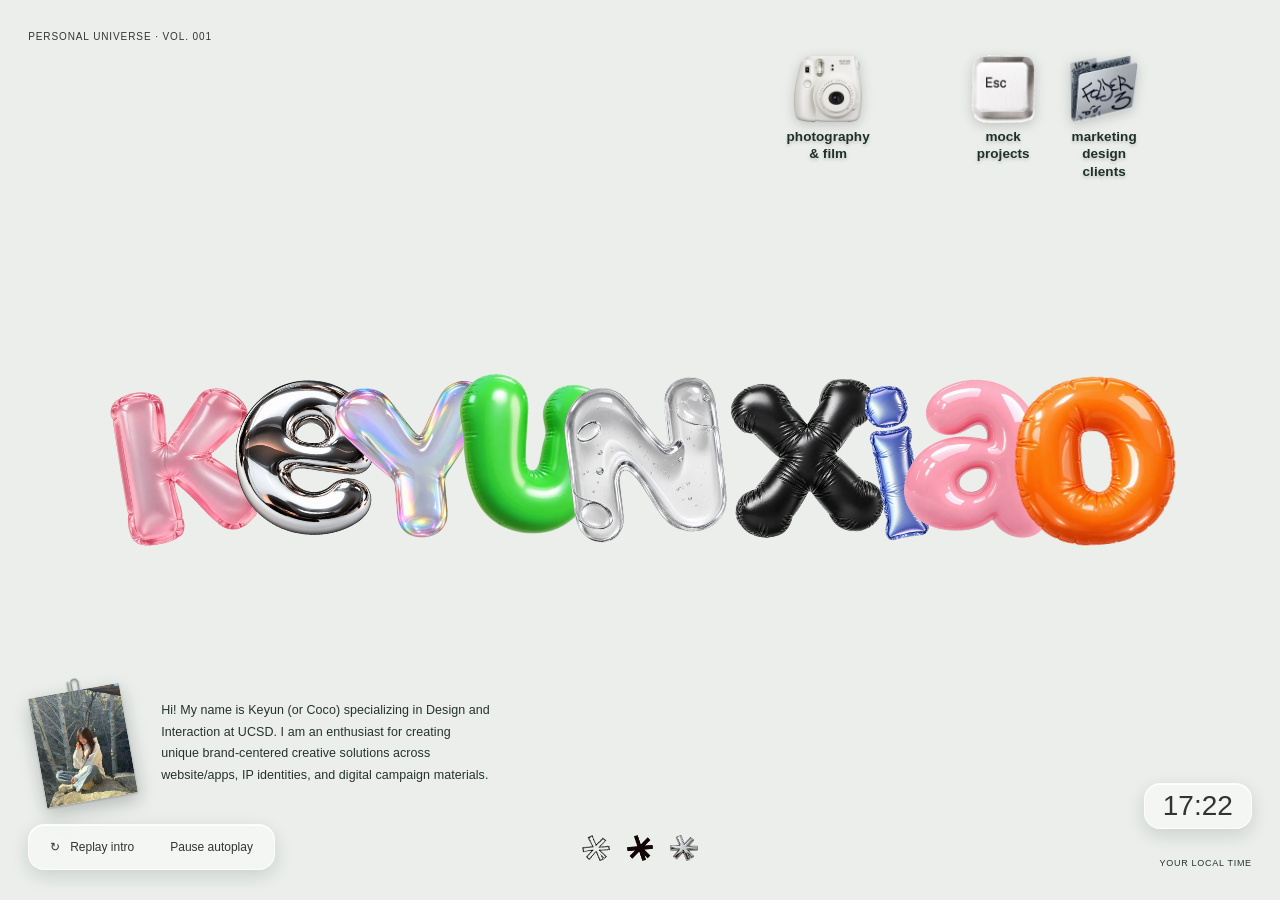
<file: index.html>
<!doctype html><html lang="en"><head><meta charset="utf-8"><meta name="viewport" content="width=device-width,initial-scale=1"><title>Keyun Xiao — Design &amp; Interaction</title><meta name="description" content="Portfolio of Keyun Xiao (Coco) — design and interaction at UCSD. Website and UI/UX work, photography, and graphic design."><link rel="stylesheet" href="style.css"></head><body>
<video id="background-video" muted loop playsinline aria-hidden="true"></video><div class="video-shade" aria-hidden="true"></div>
<header class="editorial-top"><div class="focus-block"><p class="folio-note">PERSONAL UNIVERSE · VOL. 001</p></div><div class="desk-row"><a class="desk-icon" href="photography.html" data-cursor="open album" aria-label="Photography and film"><span class="desk-art"><img src="marks/icon-photo.png" alt=""></span><span class="desk-label">photography &amp; film</span></a><a class="desk-icon" href="ux-ui.html" data-cursor="view projects" aria-label="Mock projects"><span class="desk-art"><img src="marks/icon-ui.png" alt=""></span><span class="desk-label">mock projects</span></a><a class="desk-icon" href="monolith.html" data-cursor="view projects" aria-label="Marketing design clients"><span class="desk-art"><img src="marks/icon-design.png" alt=""></span><span class="desk-label">marketing design clients</span></a></div></header>
<main class="editorial-hero"><h1 aria-label="boknows word"><span id="words" class="words" aria-hidden="true"></span></h1></main>
<footer class="editorial-bottom"><div class="bottom-left"><a class="intro-card" href="https://docs.google.com/document/d/10Yb8N33EPyBzUIbpuKFBvvP1-0zOqXiE2onYrgabez4/edit?usp=sharing" target="_blank" rel="noopener" data-cursor="open resume"><span class="snap"><img src="marks/portrait.jpg" alt="Keyun Xiao sitting on a rock in a birch forest"><svg class="clip" viewBox="0 0 28 64" aria-hidden="true" fill="none" stroke="currentColor" stroke-width="2.6" stroke-linecap="round" stroke-linejoin="round"><path d="M8 47V13.5a6.5 6.5 0 0 1 13 0v37a9.5 9.5 0 0 1-19 0V11"/></svg></span><p class="intro-copy">Hi! My name is Keyun (or Coco) specializing in Design and Interaction at UCSD. I am an enthusiast for creating unique brand-centered creative solutions across website/apps, IP identities, and digital campaign materials.</p></a><div class="controls"><button id="replay" disabled>↻ &nbsp; Replay intro</button><button id="pause" disabled aria-pressed="false">Pause autoplay</button></div></div><span class="bottom-middle" aria-hidden="true"><span class="mark-swap"><img class="m-a" src="marks/mark-1.png" alt=""><img class="m-b" src="marks/star-1.png" alt=""></span><span class="mark-swap"><img class="m-a" src="marks/mark-2.png" alt=""><img class="m-b" src="marks/star-2.png" alt=""></span><span class="mark-swap"><img class="m-a" src="marks/mark-3.png" alt=""><img class="m-b" src="marks/star-3.png" alt=""></span></span><div class="bottom-right"><time id="local-clock" aria-label="本地时间">--:--</time><span>YOUR LOCAL TIME</span></div></footer><p id="status" class="hint" role="status">正在准备字母图片…</p><script src="config.js"></script><script src="app.js"></script><script src="cursor.js"></script></body></html>
</file>
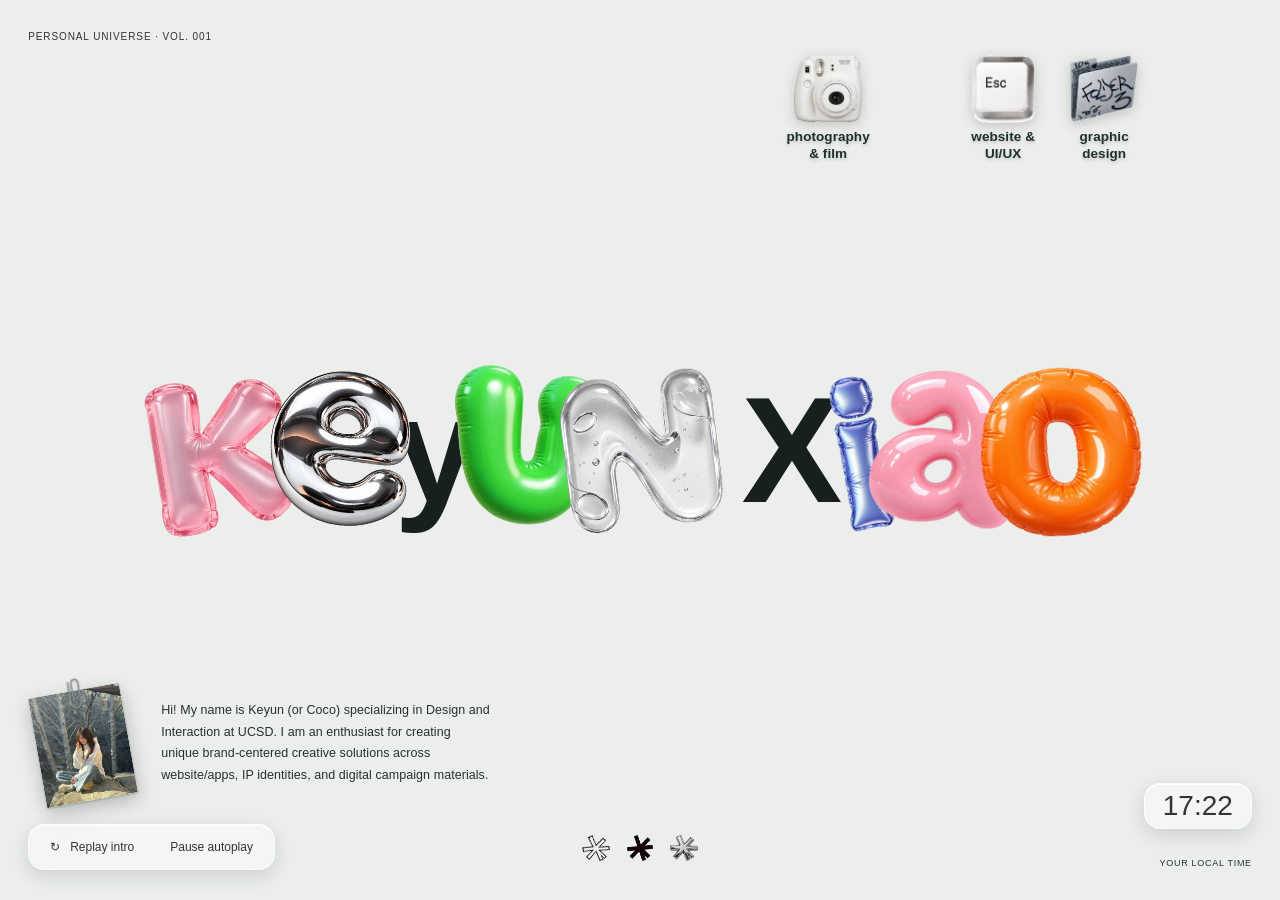
<file: keyun-xiao-portfolio/index.html>
<!doctype html><html lang="en"><head><meta charset="utf-8"><meta name="viewport" content="width=device-width,initial-scale=1"><title>Keyun Xiao — Design &amp; Interaction</title><meta name="description" content="Portfolio of Keyun Xiao (Coco) — design and interaction at UCSD. Website and UI/UX work, photography, and graphic design."><link rel="stylesheet" href="style.css"></head><body>
<video id="background-video" muted loop playsinline aria-hidden="true"></video><div class="video-shade" aria-hidden="true"></div>
<header class="editorial-top"><div class="focus-block"><p class="folio-note">PERSONAL UNIVERSE · VOL. 001</p></div><div class="desk-row"><a class="desk-icon" href="photography.html" data-cursor="open album" aria-label="Photography and film"><span class="desk-art"><img src="marks/icon-photo.png" alt=""></span><span class="desk-label">photography &amp; film</span></a><a class="desk-icon" href="ux-ui.html" data-cursor="view projects" aria-label="Website and UI UX design"><span class="desk-art"><img src="marks/icon-ui.png" alt=""></span><span class="desk-label">website &amp; UI/UX</span></a><span class="desk-icon" data-cursor="view projects" role="img" aria-label="Graphic design"><span class="desk-art"><img src="marks/icon-design.png" alt=""></span><span class="desk-label">graphic design</span></span></div></header>
<main class="editorial-hero"><h1 aria-label="boknows word"><span id="words" class="words" aria-hidden="true"></span></h1></main>
<footer class="editorial-bottom"><div class="bottom-left"><a class="intro-card" href="https://docs.google.com/document/d/10Yb8N33EPyBzUIbpuKFBvvP1-0zOqXiE2onYrgabez4/edit?usp=sharing" target="_blank" rel="noopener" data-cursor="open resume"><span class="snap"><img src="marks/portrait.jpg" alt="Keyun Xiao sitting on a rock in a birch forest"><svg class="clip" viewBox="0 0 28 64" aria-hidden="true" fill="none" stroke="currentColor" stroke-width="2.6" stroke-linecap="round" stroke-linejoin="round"><path d="M8 47V13.5a6.5 6.5 0 0 1 13 0v37a9.5 9.5 0 0 1-19 0V11"/></svg></span><p class="intro-copy">Hi! My name is Keyun (or Coco) specializing in Design and Interaction at UCSD. I am an enthusiast for creating unique brand-centered creative solutions across website/apps, IP identities, and digital campaign materials.</p></a><div class="controls"><button id="replay" disabled>↻ &nbsp; Replay intro</button><button id="pause" disabled aria-pressed="false">Pause autoplay</button></div></div><span class="bottom-middle" aria-hidden="true"><span class="mark-swap"><img class="m-a" src="marks/mark-1.png" alt=""><img class="m-b" src="marks/star-1.png" alt=""></span><span class="mark-swap"><img class="m-a" src="marks/mark-2.png" alt=""><img class="m-b" src="marks/star-2.png" alt=""></span><span class="mark-swap"><img class="m-a" src="marks/mark-3.png" alt=""><img class="m-b" src="marks/star-3.png" alt=""></span></span><div class="bottom-right"><time id="local-clock" aria-label="本地时间">--:--</time><span>YOUR LOCAL TIME</span></div></footer><p id="status" class="hint" role="status">正在准备字母图片…</p><script src="config.js"></script><script src="app.js"></script><script src="cursor.js"></script></body></html>
</file>
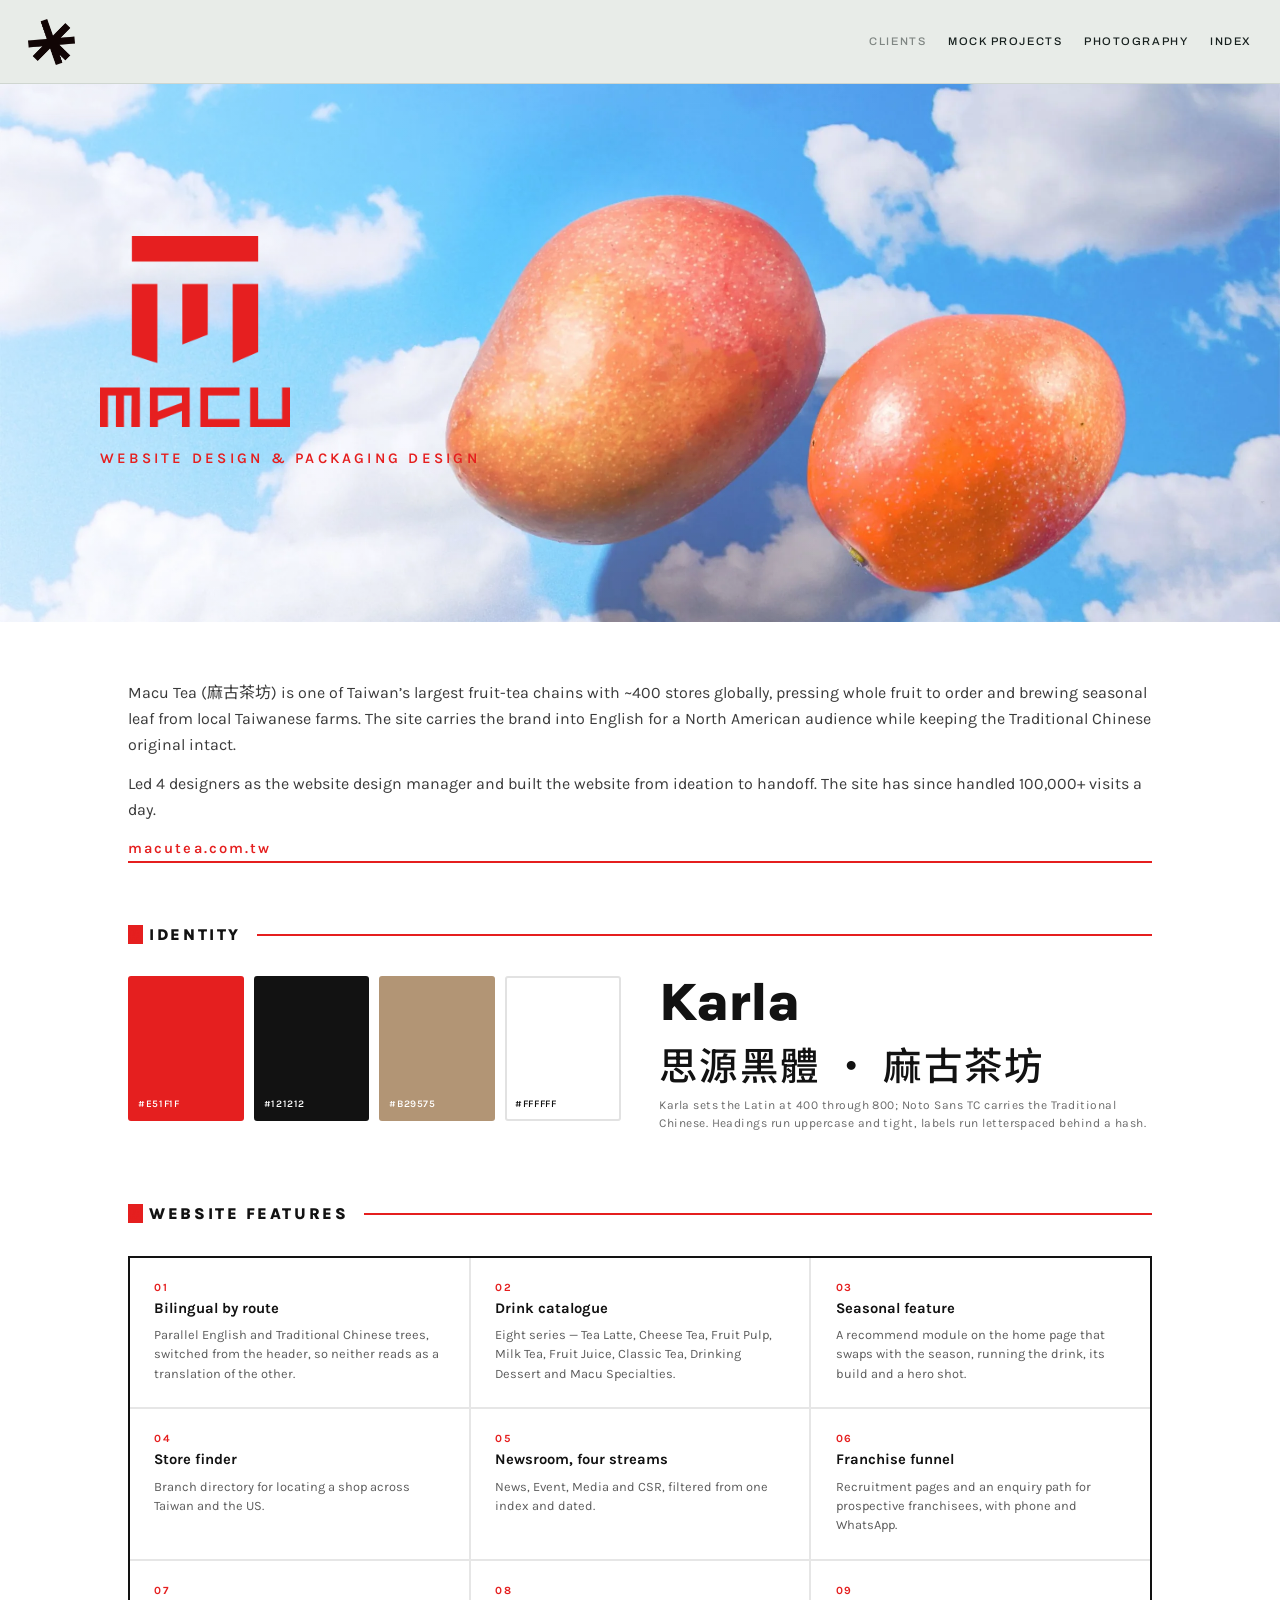
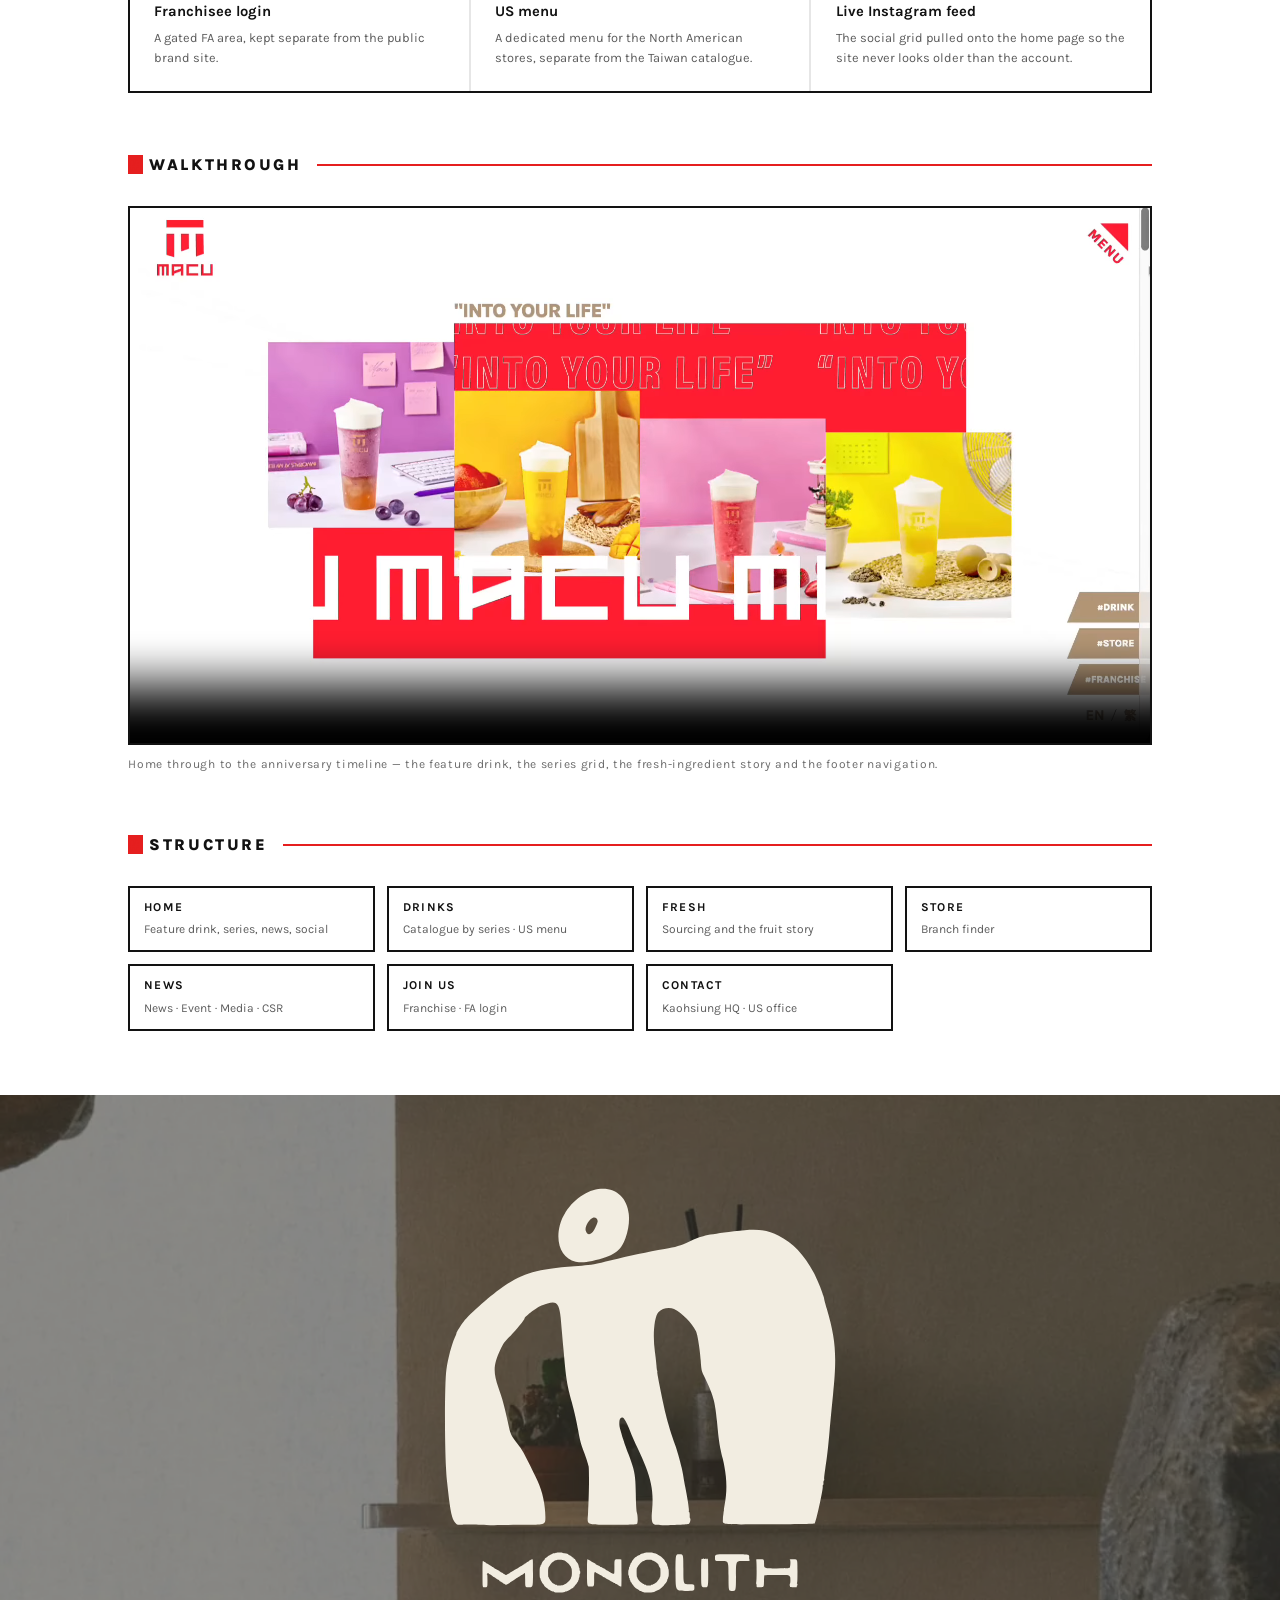
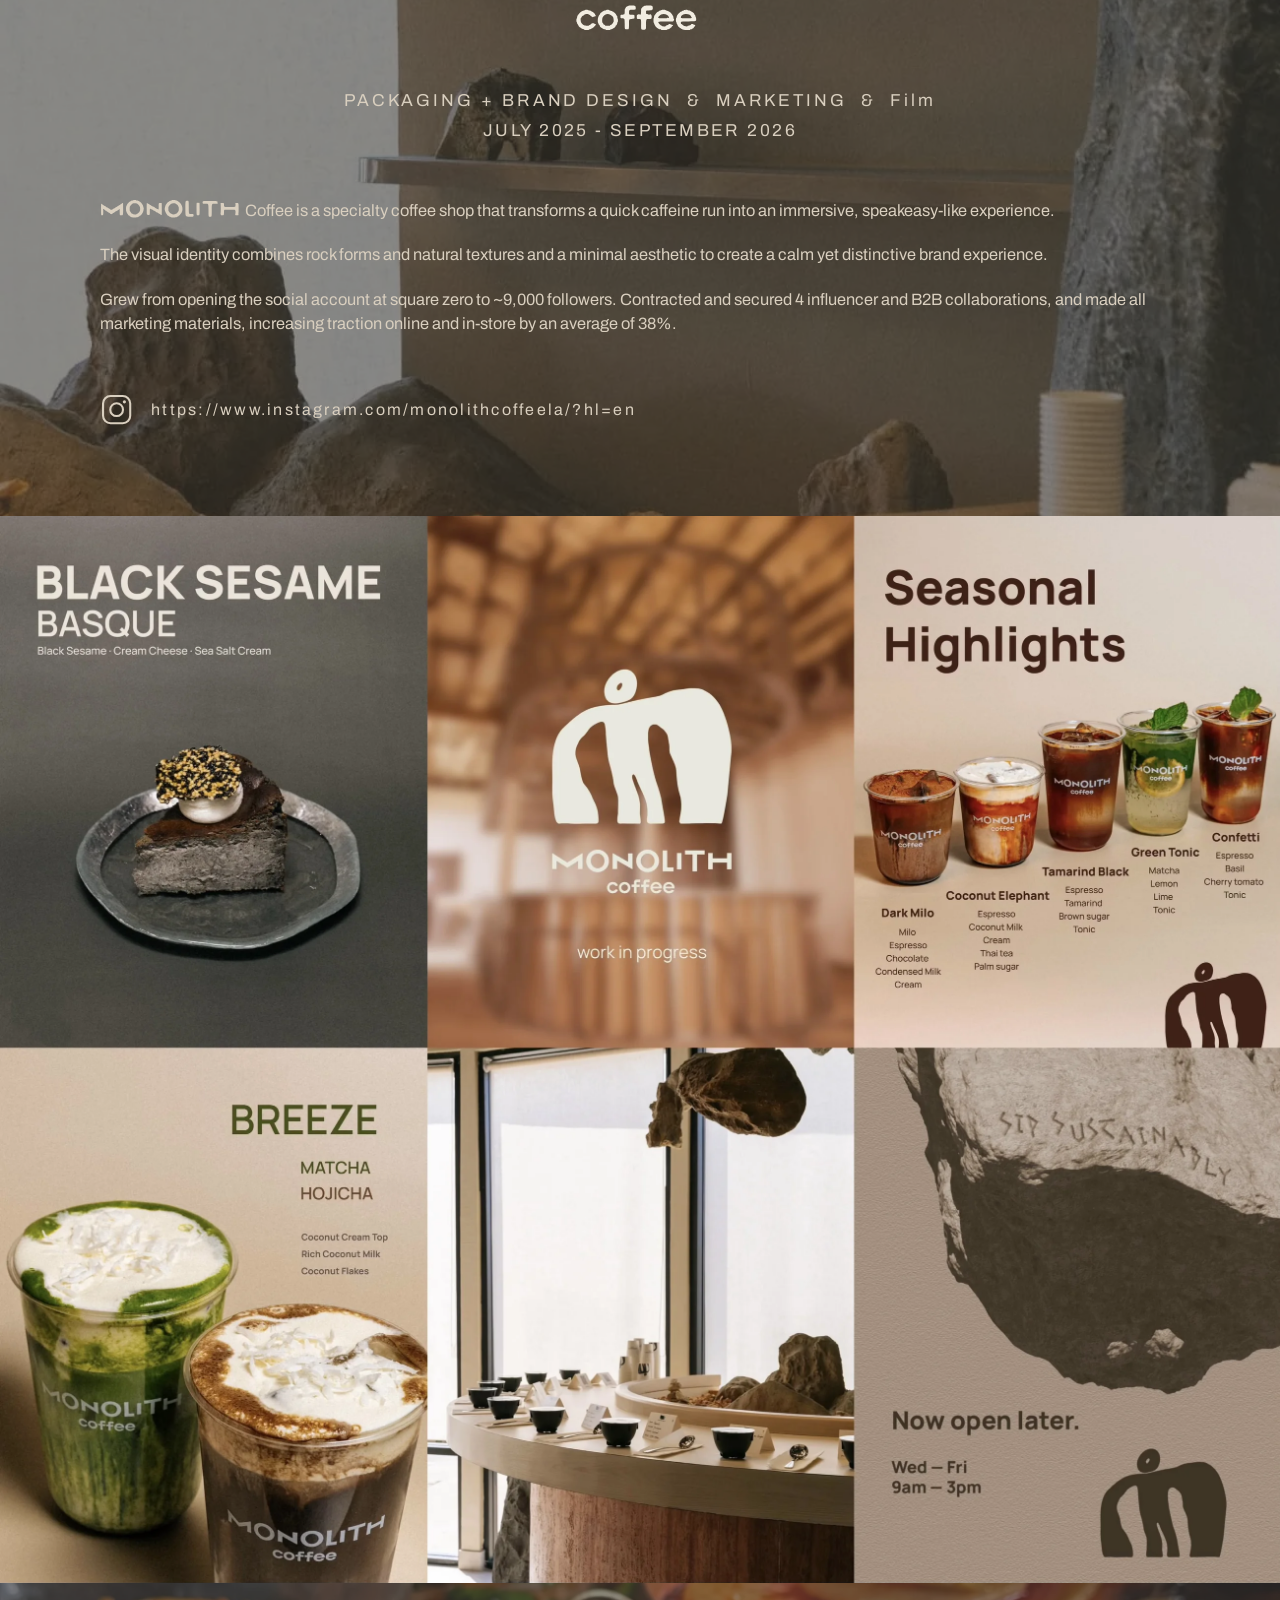
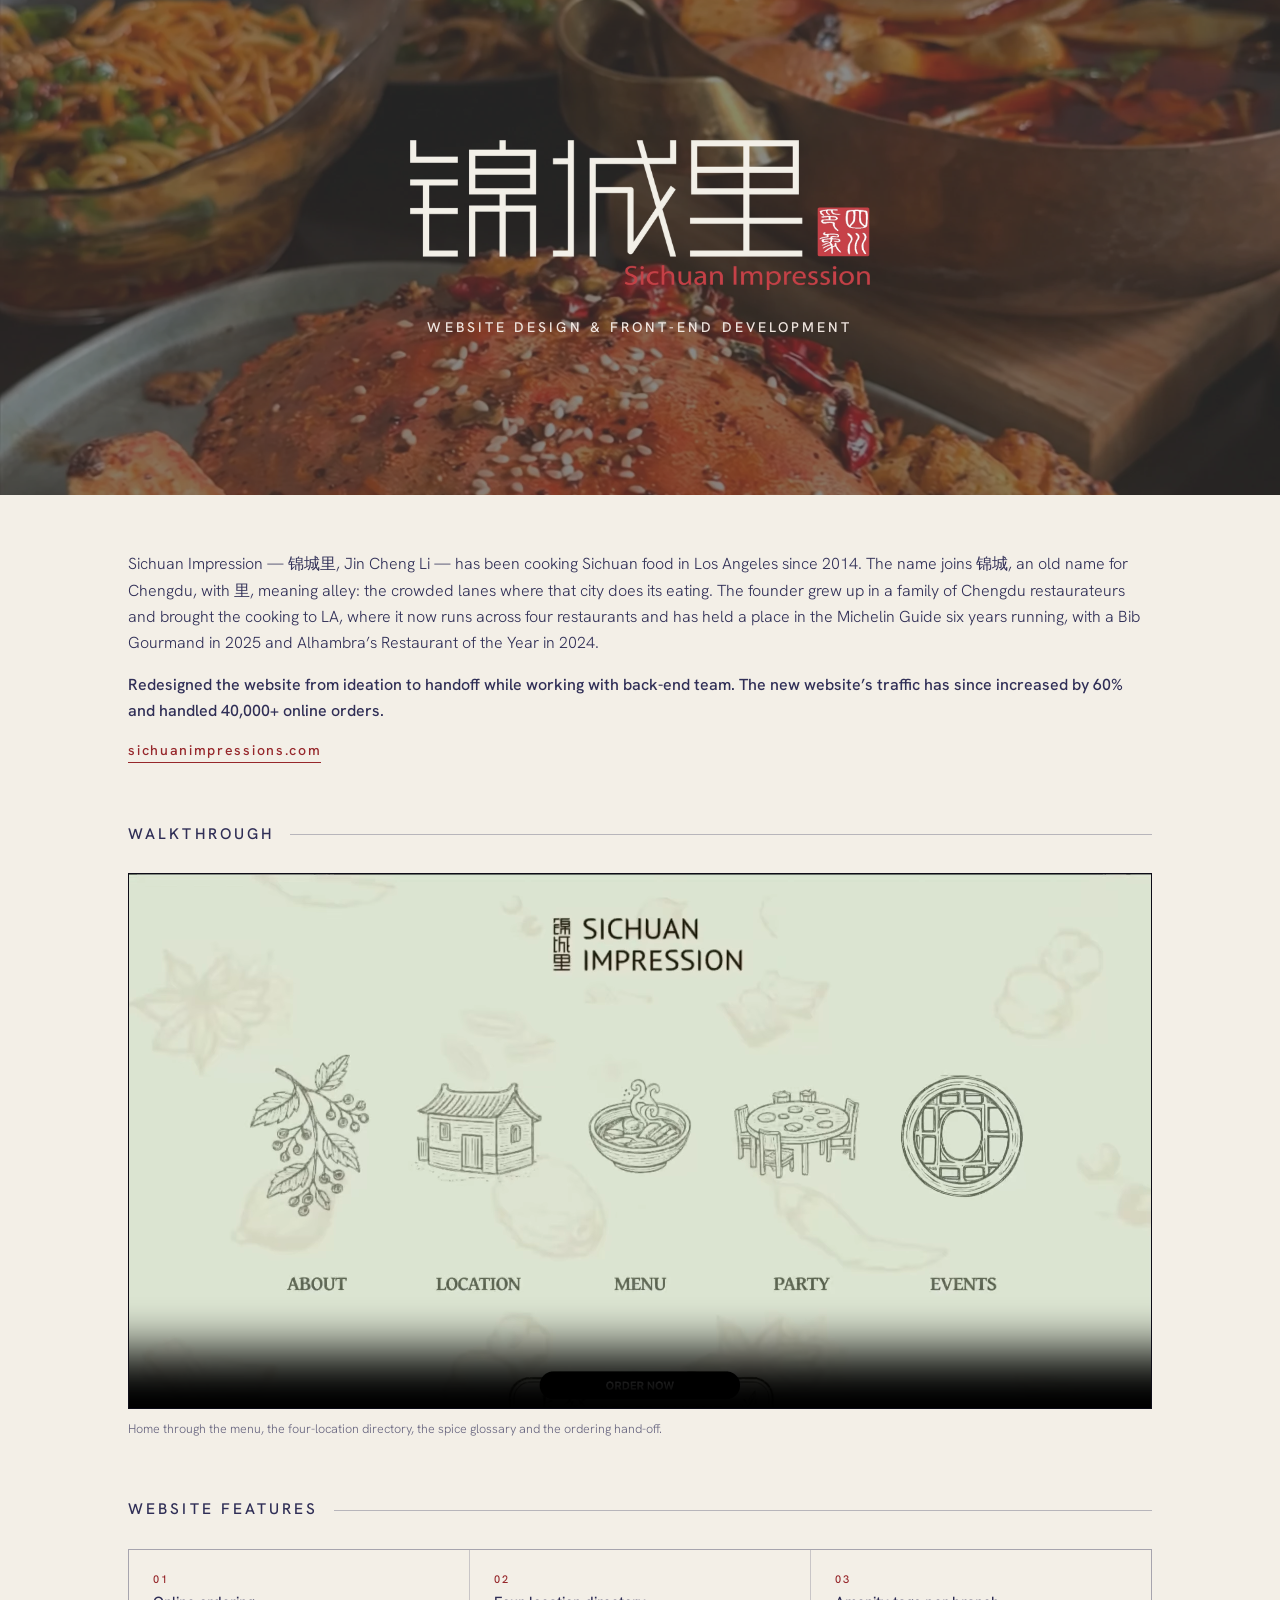
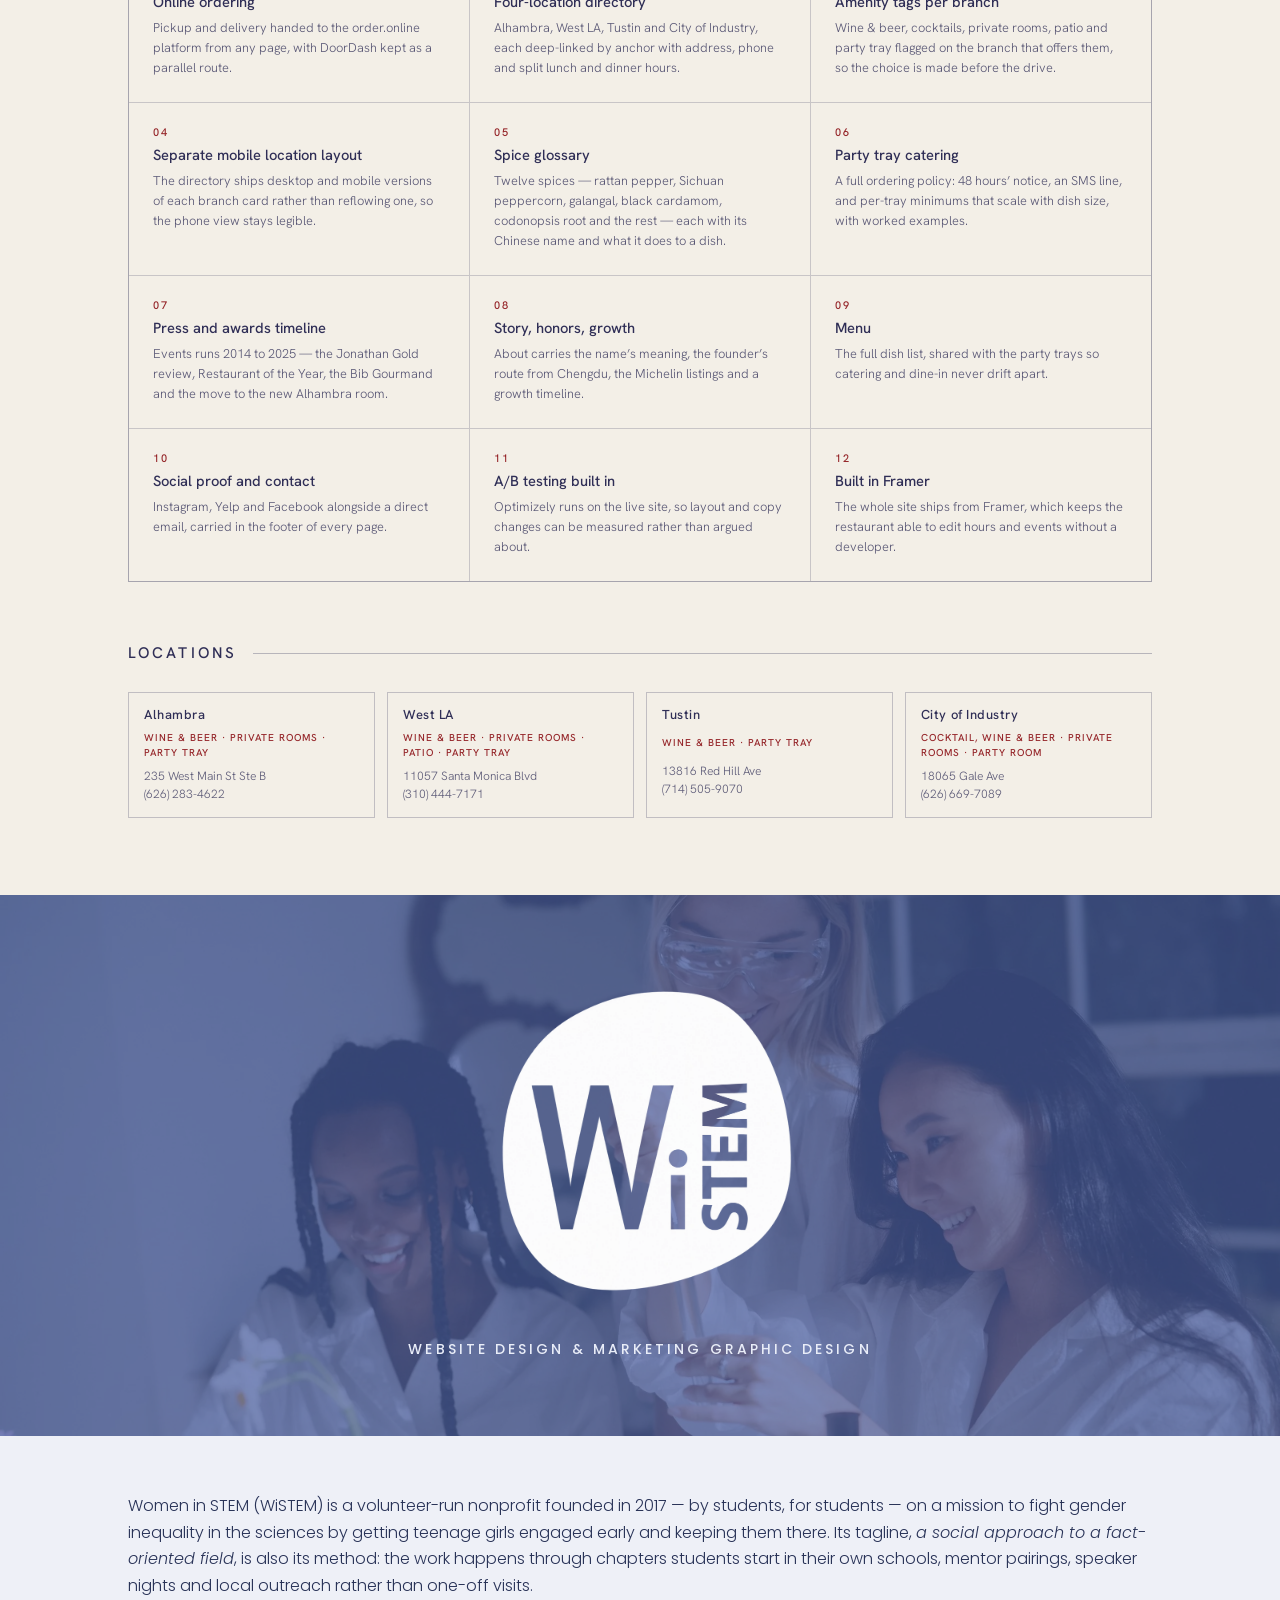
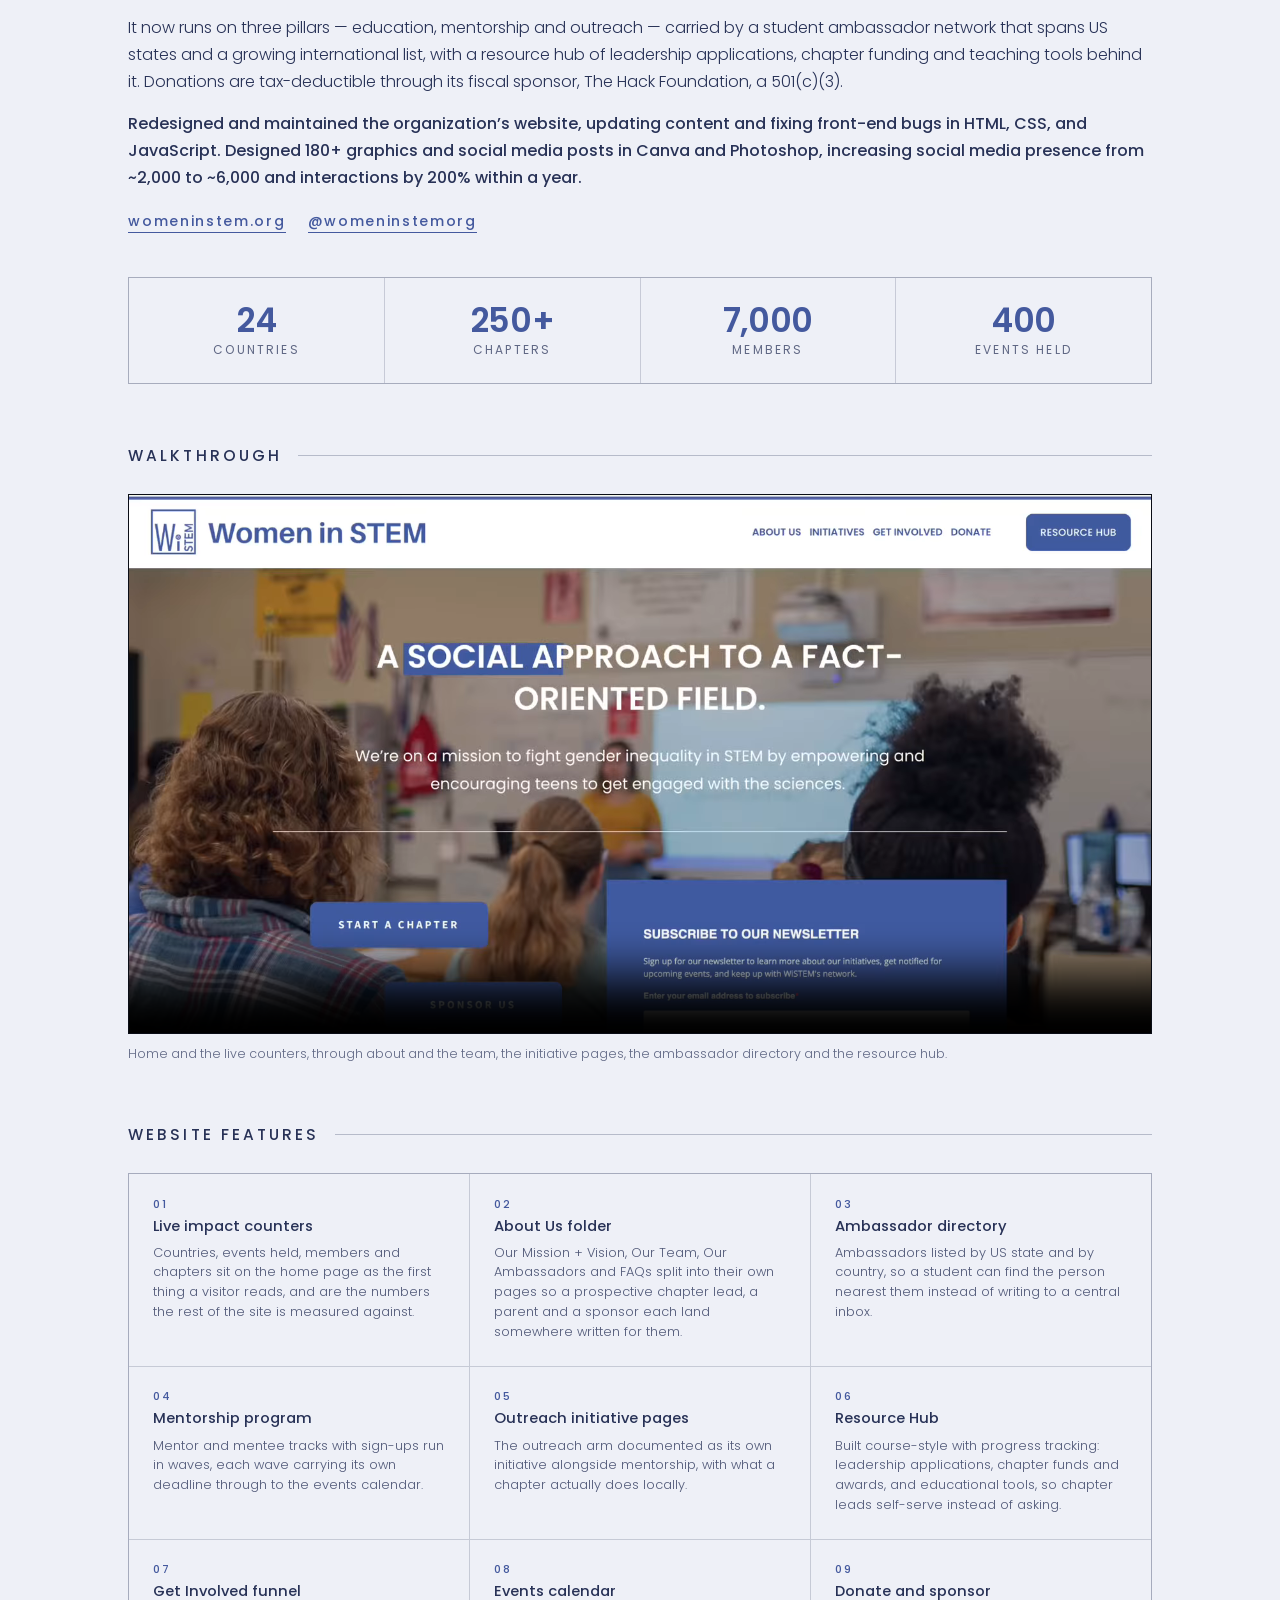
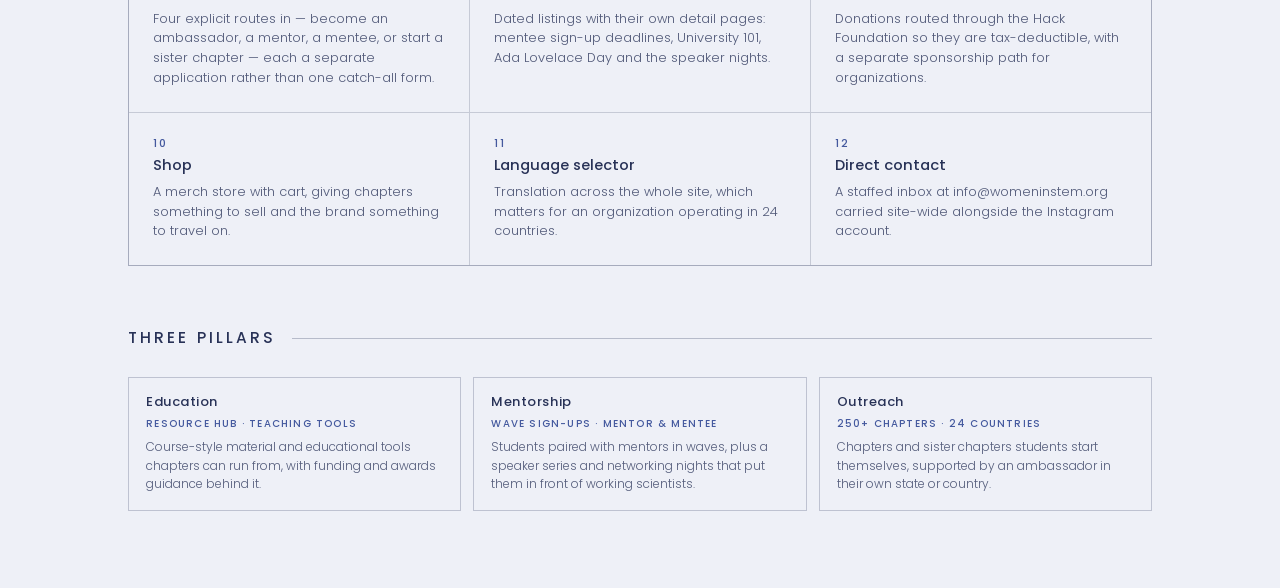
<file: monolith.html>
<!doctype html>
<html lang="en">
<head>
<meta charset="utf-8">
<meta name="viewport" content="width=device-width,initial-scale=1,viewport-fit=cover">
<title>Marketing design clients — Keyun Xiao</title>
<meta name="description" content="Client work by Keyun Xiao: website design for Macu Tea, and packaging, brand design, marketing and film for Monolith Coffee.">
<link rel="preconnect" href="https://fonts.googleapis.com">
<link rel="preconnect" href="https://fonts.gstatic.com" crossorigin>
<link href="https://fonts.googleapis.com/css2?family=Archivo:wght@300;400;500;600;700&family=Karla:wght@300;400;500;600;700;800&family=Hanken+Grotesk:wght@300;400;500;600;700&family=Noto+Sans+TC:wght@400;500;700&family=Poppins:wght@300;400;500;600;700&display=swap" rel="stylesheet">
<style>
:root{
  --sand:#d9cfbf;        /* every word on this page */
  --veil:#423D35;        /* laid over the room at 60% */
  --paper:#e8ece8;
  --ink:#17201e;
  --rule:#cfd6d0;
  --sans:'Archivo',Arial,Helvetica,sans-serif;
  /* Macu runs on its own type and colour, taken off the live site */
  --macu-red:#E51F1F;
  --macu-ink:#121212;
  --macu-tan:#B29575;
  --karla:'Karla','Noto Sans TC',Helvetica,Arial,sans-serif;
  /* Sichuan Impression: navy and seal red off the logo. Basic Sans is a
     licensed face, so Hanken Grotesk Light stands in until it is self-hosted */
  --si-navy:#2F2E56;
  --si-red:#96272B;
  --si-sand:#F3EFE7;
  --ws-blue:#44599E;
  --ws-ink:#283257;
  --ws-paper:#EEF0F7;
  --poppins:'Poppins',-apple-system,'Segoe UI',Helvetica,Arial,sans-serif;
  --basic:'Basic Sans','Hanken Grotesk',-apple-system,'Segoe UI',Helvetica,Arial,sans-serif;
}
*{box-sizing:border-box}
body{margin:0;background:var(--veil);color:var(--sand);font:400 16px/1.55 var(--sans);-webkit-font-smoothing:antialiased;overflow-x:hidden}
img,svg{display:block;max-width:100%}
a{color:inherit;text-decoration:none}

/* ---- site chrome, shared with the other project pages ---- */
.bar{display:flex;align-items:center;justify-content:space-between;gap:20px}
.bar--top{height:84px;padding:0 2.2vw;background:var(--paper);color:var(--ink);border-bottom:1px solid var(--rule)}
.wordmark img{height:46px;width:auto;transition:opacity .15s ease;transform-origin:50% 50%}
.wordmark img.is-spinning{animation:logo-spin 1.15s cubic-bezier(.45,.05,.2,1)}
@keyframes logo-spin{from{transform:rotate(0)}to{transform:rotate(360deg)}}
.wordmark:hover img{opacity:.55}
.bar nav{display:flex;gap:22px;font:500 11px/1.2 var(--sans);letter-spacing:.14em;text-transform:uppercase}
.bar nav .here{opacity:.5}

/* ---- the sheet: the room, veiled ---- */
.sheet{position:relative;isolation:isolate;overflow:hidden;padding:clamp(48px,7vw,104px) 2.2vw clamp(54px,7vw,110px)}
.sheet-bg{position:absolute;inset:0;width:100%;height:100%;object-fit:cover}
.sheet-veil{position:absolute;inset:0;background:var(--veil);opacity:.6}
.sheet-in{position:relative;max-width:1080px;margin:0 auto;display:grid;justify-items:center;gap:clamp(30px,4.4vw,58px)}

.logo{
  width:min(44vw,400px);display:grid;justify-items:center;gap:clamp(10px,1.5vw,20px);
}
.logo svg{width:100%;height:auto}
.logo .lock{width:80%}

.meta{text-align:center;display:grid;gap:7px}
.meta .line1{font:400 clamp(12px,1.35vw,19px)/1.35 var(--sans);letter-spacing:.17em}
.meta .line2{font:400 clamp(12px,1.35vw,19px)/1.35 var(--sans);letter-spacing:.14em}

.copy{width:100%;display:grid;gap:clamp(14px,1.6vw,20px);justify-self:stretch}
.copy p{margin:0;font:400 clamp(14px,1.28vw,18px)/1.5 var(--sans)}
.wm{display:inline-block;height:1.16em;width:auto;vertical-align:-.17em;margin-right:.3em}
.result{font-weight:500}

.ig{display:flex;align-items:center;gap:clamp(12px,1.4vw,20px);width:100%;justify-self:stretch}
.ig svg{width:clamp(26px,2.6vw,36px);height:auto;flex:none}
.ig span{font:400 clamp(12px,1.25vw,17px)/1 var(--sans);letter-spacing:.14em;word-break:break-all}


/* ================= MACU TEA ================= */
.macu{background:#fff;color:var(--macu-ink);font-family:var(--karla);padding:0 0 clamp(40px,5vw,80px)}
.macu-in{padding:0 2.2vw}
/* the campaign shot runs full bleed; the lockup sits on the sky above the fruit */
.macu-hero{
  position:relative;isolation:isolate;overflow:hidden;
  min-height:clamp(300px,42vw,580px);display:grid;place-items:center;
  padding:clamp(40px,6vw,86px) 2.2vw;margin-bottom:clamp(34px,4.6vw,76px);
}
/* the lockup keeps to the sky on the left and lines up with the copy below */
.macu-hero-in{position:relative;width:100%;max-width:1080px;margin:0 auto}
.macu-hero-bg{position:absolute;inset:0;width:100%;height:100%;object-fit:cover}
.macu-hero-wash{position:absolute;inset:0;background:linear-gradient(100deg,rgba(255,255,255,.42),rgba(255,255,255,.10) 46%,rgba(255,255,255,0) 70%)}
.macu-in{max-width:1080px;margin:0 auto}
.macu-head{position:relative;display:grid;justify-items:start;gap:clamp(14px,1.8vw,22px);text-align:left}
.macu-logo{width:min(26vw,190px);height:auto}
.macu-scope{font:600 clamp(11px,1.15vw,15px)/1.4 var(--karla);letter-spacing:.22em;color:var(--macu-red)}
.macu-copy{margin:0;display:grid;gap:14px}
.macu-copy p{margin:0;font:400 clamp(14px,1.25vw,17px)/1.6 var(--karla);color:#3a3a3a}
.macu-link{display:inline-block;margin-top:6px;font:600 clamp(12px,1.15vw,15px)/1 var(--karla);letter-spacing:.14em;color:var(--macu-red);border-bottom:2px solid var(--macu-red);padding-bottom:4px}

.macu-rule{display:flex;align-items:center;gap:16px;margin:clamp(40px,5vw,78px) 0 clamp(22px,2.6vw,34px)}
.macu-rule h3{margin:0;font:800 clamp(13px,1.25vw,17px)/1 var(--karla);letter-spacing:.16em;text-transform:uppercase;white-space:nowrap}
.macu-rule span{flex:1;height:2px;background:var(--macu-red)}
.macu-rule .hash{color:var(--macu-red)}

/* identity: palette + type */
.macu-id{display:grid;grid-template-columns:1fr 1fr;gap:clamp(22px,3vw,48px);align-items:start}
.sw-row{display:grid;grid-template-columns:repeat(4,1fr);gap:10px}
.sw-row div{aspect-ratio:1/1.25;border-radius:3px;display:flex;align-items:flex-end;padding:10px;font:600 10px/1.3 var(--karla);letter-spacing:.06em}
.type-spec p{margin:0 0 10px}
.type-spec .big{font:800 clamp(30px,4.2vw,58px)/1 var(--karla);letter-spacing:-.02em}
.type-spec .zh{font:500 clamp(22px,3vw,40px)/1.2 'Noto Sans TC',var(--karla);letter-spacing:.06em}
.type-spec .note{font:400 12px/1.5 var(--karla);color:#6b6b6b;letter-spacing:.04em}

/* functions */
.macu-fn{display:grid;grid-template-columns:repeat(3,1fr);gap:2px;background:#e6e6e6;border:2px solid var(--macu-ink)}
.fn{background:#fff;padding:clamp(16px,1.9vw,26px);display:grid;gap:7px;align-content:start}
.fn b{font:700 clamp(13px,1.15vw,16px)/1.25 var(--karla)}
.fn span{font:400 clamp(12px,1vw,14px)/1.5 var(--karla);color:#5c5c5c}
.fn i{font-style:normal;font:700 11px/1 var(--karla);letter-spacing:.14em;color:var(--macu-red)}

/* walkthrough */
.macu-film{position:relative;border:2px solid var(--macu-ink);background:#000;overflow:hidden}
.macu-film video{display:block;width:100%;height:auto}
.macu-cap{margin:10px 0 0;font:400 12px/1.5 var(--karla);letter-spacing:.06em;color:#6b6b6b}

/* sitemap */
.macu-map{display:grid;grid-template-columns:repeat(4,1fr);gap:12px}
.node{border:2px solid var(--macu-ink);padding:12px 14px;display:grid;gap:6px}
.node b{font:700 12px/1.2 var(--karla);letter-spacing:.1em;text-transform:uppercase}
.node span{font:400 12px/1.5 var(--karla);color:#5c5c5c}

@media(max-width:860px){
  .macu-id{grid-template-columns:1fr}
  .macu-map{grid-template-columns:repeat(2,1fr)}
  .macu-fn{grid-template-columns:1fr 1fr}
}
@media(max-width:620px){
  /* keep the lockup clear of the fruit on a narrow screen */
  .macu-hero-bg{object-position:32% center}
  .macu-hero-wash{background:linear-gradient(100deg,rgba(255,255,255,.6),rgba(255,255,255,.18) 58%,rgba(255,255,255,0) 82%)}
  .macu-scope{max-width:15ch;line-height:1.6;letter-spacing:.16em}
}
@media(max-width:560px){
  .macu-fn{grid-template-columns:1fr}
  .sw-row{grid-template-columns:repeat(2,1fr)}
}


/* hero logos link out to the live site / account */
.logo .logo-link{display:grid;justify-items:center;gap:clamp(10px,1.5vw,20px);width:100%}
.logo-link{display:inline-block;position:relative;transition:opacity .25s ease,transform .25s ease}
.logo-link:hover,.logo-link:focus-visible{opacity:.82;transform:translateY(-2px)}
.logo-link:focus-visible{outline:2px solid currentColor;outline-offset:10px}

/* ================= SICHUAN IMPRESSION ================= */
.si{background:var(--si-sand);color:var(--si-navy);font-family:var(--basic);font-weight:300;padding:0 0 clamp(48px,6vw,96px)}
.si-in{padding:0 2.2vw}
.si-hero{
  position:relative;isolation:isolate;overflow:hidden;background:#2a2a2a;
  min-height:clamp(300px,40vw,560px);display:grid;place-items:center;
  padding:clamp(44px,6vw,92px) 2.2vw;margin-bottom:clamp(34px,4.4vw,72px);
}
.si-hero-bg{position:absolute;inset:0;width:100%;height:100%;object-fit:cover}
.si-hero-veil{position:absolute;inset:0;background:#3B3B3B;opacity:.6}
.si-in{max-width:1080px;margin:0 auto}
.si-head{position:relative;display:grid;justify-items:center;gap:clamp(16px,2.2vw,28px);text-align:center}
.si-logo{width:min(56vw,460px);height:auto}
.si-scope{font:500 clamp(11px,1.1vw,14px)/1.4 var(--basic);letter-spacing:.22em;color:#F0E6E0}
.si-copy{display:grid;gap:15px}
.si-copy p{margin:0;font:300 clamp(14px,1.25vw,17.5px)/1.65 var(--basic)}
.si-copy strong{font-weight:500}
.si-link{justify-self:start;margin-top:4px;font:500 clamp(12px,1.1vw,14.5px)/1 var(--basic);letter-spacing:.12em;color:var(--si-red);border-bottom:1px solid var(--si-red);padding-bottom:4px}

.si-rule{display:flex;align-items:center;gap:16px;margin:clamp(40px,5vw,76px) 0 clamp(20px,2.4vw,32px)}
.si-rule h3{margin:0;font:500 clamp(12px,1.2vw,16px)/1 var(--basic);letter-spacing:.2em;text-transform:uppercase;white-space:nowrap}
.si-rule span{flex:1;height:1px;background:rgba(47,46,86,.3)}

.si-film{border:1px solid rgba(47,46,86,.28);background:#000;overflow:hidden}
.si-film video{display:block;width:100%;height:auto}
.si-cap{margin:10px 0 0;font:300 12.5px/1.55 var(--basic);color:rgba(47,46,86,.72)}

.si-fn{display:grid;grid-template-columns:repeat(3,1fr);gap:1px;background:rgba(47,46,86,.22);border:1px solid rgba(47,46,86,.22)}
.si-fn > div{background:var(--si-sand);padding:clamp(16px,1.9vw,26px);display:grid;gap:7px;align-content:start}
.si-fn b{font:500 clamp(13px,1.15vw,16px)/1.3 var(--basic)}
.si-fn span{font:300 clamp(12px,1vw,14px)/1.55 var(--basic);color:rgba(47,46,86,.8)}
.si-fn i{font-style:normal;font:500 11px/1 var(--basic);letter-spacing:.16em;color:var(--si-red)}

.si-branches{display:grid;grid-template-columns:repeat(4,1fr);gap:12px}
.si-branch{border:1px solid rgba(47,46,86,.25);padding:14px 15px;display:grid;gap:7px}
.si-branch b{font:500 13px/1.2 var(--basic);letter-spacing:.04em}
.si-branch span{font:300 12px/1.5 var(--basic);color:rgba(47,46,86,.78)}
.si-branch em{font-style:normal;font:500 10px/1.5 var(--basic);letter-spacing:.1em;color:var(--si-red)}

@media(max-width:900px){
  .si-fn{grid-template-columns:1fr 1fr}
  .si-branches{grid-template-columns:1fr 1fr}
}
@media(max-width:560px){
  .si-fn{grid-template-columns:1fr}
  .si-branches{grid-template-columns:1fr}
}

/* ================= WOMEN IN STEM ================= */
.ws{background:var(--ws-paper);color:var(--ws-ink);font-family:var(--poppins);font-weight:300;padding:0 0 clamp(48px,6vw,96px)}
.ws-hero{
  position:relative;isolation:isolate;overflow:hidden;background:#2f3a63;
  min-height:clamp(300px,40vw,560px);display:grid;place-items:center;
  padding:clamp(44px,6vw,92px) 2.2vw;margin-bottom:clamp(34px,4.4vw,72px);
}
.ws-hero-bg{position:absolute;inset:0;width:100%;height:100%;object-fit:cover;object-position:50% 38%}
.ws-hero-veil{position:absolute;inset:0;background:#44599E;opacity:.7}
.ws-in{max-width:1080px;margin:0 auto;padding:0 2.2vw}
.ws-head{position:relative;display:grid;justify-items:center;gap:clamp(16px,2.2vw,28px);text-align:center}
.ws-logo{width:min(46vw,360px);height:auto}
.ws-scope{font:500 clamp(11px,1.1vw,14px)/1.4 var(--poppins);letter-spacing:.22em;color:#E9EDF8}
.ws-copy{display:grid;gap:15px}
.ws-copy p{margin:0;font:300 clamp(14px,1.25vw,17.5px)/1.68 var(--poppins)}
.ws-copy strong{font-weight:500}
.ws-links{display:flex;flex-wrap:wrap;gap:22px;margin-top:4px}
.ws-link{justify-self:start;margin-top:4px;font:500 clamp(12px,1.1vw,14.5px)/1 var(--poppins);letter-spacing:.12em;color:var(--ws-blue);border-bottom:1px solid var(--ws-blue);padding-bottom:4px}

.ws-rule{display:flex;align-items:center;gap:16px;margin:clamp(40px,5vw,76px) 0 clamp(20px,2.4vw,32px)}
.ws-rule h3{margin:0;font:500 clamp(12px,1.2vw,16px)/1 var(--poppins);letter-spacing:.2em;text-transform:uppercase;white-space:nowrap}
.ws-rule span{flex:1;height:1px;background:rgba(40,50,87,.28)}

.ws-stats{display:grid;grid-template-columns:repeat(4,1fr);gap:1px;background:rgba(40,50,87,.2);border:1px solid rgba(40,50,87,.2);margin-top:clamp(28px,3.4vw,48px)}
.ws-stats > div{background:var(--ws-paper);padding:clamp(16px,2vw,26px);display:grid;gap:5px;justify-items:center;text-align:center}
.ws-stats b{font:600 clamp(22px,2.6vw,34px)/1 var(--poppins);color:var(--ws-blue);letter-spacing:-.01em}
.ws-stats span{font:400 clamp(10px,.95vw,12px)/1.3 var(--poppins);letter-spacing:.18em;text-transform:uppercase;color:rgba(40,50,87,.72)}

.ws-film{border:1px solid rgba(40,50,87,.26);background:#000;overflow:hidden}
.ws-film video{display:block;width:100%;height:auto}
.ws-cap{margin:10px 0 0;font:300 12.5px/1.55 var(--poppins);color:rgba(40,50,87,.72)}

.ws-fn{display:grid;grid-template-columns:repeat(3,1fr);gap:1px;background:rgba(40,50,87,.2);border:1px solid rgba(40,50,87,.2)}
.ws-fn > div{background:var(--ws-paper);padding:clamp(16px,1.9vw,26px);display:grid;gap:7px;align-content:start}
.ws-fn b{font:500 clamp(13px,1.15vw,16px)/1.3 var(--poppins)}
.ws-fn span{font:300 clamp(12px,1vw,14px)/1.55 var(--poppins);color:rgba(40,50,87,.8)}
.ws-fn i{font-style:normal;font:500 11px/1 var(--poppins);letter-spacing:.16em;color:var(--ws-blue)}

.ws-pillars{display:grid;grid-template-columns:repeat(3,1fr);gap:12px}
.ws-pillar{border:1px solid rgba(40,50,87,.24);padding:16px 17px;display:grid;gap:7px}
.ws-pillar b{font:500 13px/1.2 var(--poppins);letter-spacing:.04em}
.ws-pillar span{font:300 12px/1.55 var(--poppins);color:rgba(40,50,87,.78)}
.ws-pillar em{font-style:normal;font:500 10px/1.5 var(--poppins);letter-spacing:.12em;color:var(--ws-blue)}

@media(max-width:900px){
  .ws-fn{grid-template-columns:1fr 1fr}
  .ws-pillars{grid-template-columns:1fr}
  .ws-stats{grid-template-columns:1fr 1fr}
}
@media(max-width:560px){
  .ws-fn{grid-template-columns:1fr}
}

/* ---- the work, flush under the sheet ---- */
.collage{display:block;width:100%;height:auto}

@media(max-width:760px){
  .bar--top{height:62px}
  .wordmark img{height:34px}
  .bar nav{gap:14px;font-size:10px}
  .logo{width:62vw}
  .ig{gap:12px}
}
@media(prefers-reduced-motion:reduce){
  .wordmark img.is-spinning{animation:none}
}
</style>
</head>
<body>

<header class="bar bar--top">
  <a class="wordmark" href="index.html" data-cursor="home"><img src="marks/logo.png" alt="Keyun Xiao"></a>
  <nav><span class="here">Clients</span><a href="ux-ui.html">Mock projects</a><a href="photography.html">Photography</a><a href="index.html">Index</a></nav>
</header>

<svg width="0" height="0" style="position:absolute" aria-hidden="true">
  <defs><symbol id="glyph" viewBox="0 0 1000.0 865.4"><path d="M101.9,851.9C91.9,851.0 74.5,850.7 63.4,851.3C43.1,852.4 43.1,852.4 38.1,846.6C29.0,835.7 25.3,816.8 17.1,739.4C11.4,685.7 10.7,501.2 16.0,464.4C20.1,436.2 29.0,401.8 36.5,385.3C39.6,378.6 41.7,373.1 41.1,373.1C39.5,373.1 50.6,354.9 58.9,344.2C74.7,323.9 130.1,275.3 162.2,253.7C212.2,220.0 247.5,210.9 354.8,204.1C377.9,202.6 388.2,200.8 428.0,190.8C471.7,179.8 520.2,169.5 561.5,162.5C589.9,157.7 601.2,154.3 623.7,143.8C654.7,129.5 662.1,127.7 735.0,118.3C790.7,111.0 815.5,113.4 846.8,129.2C882.3,147.0 910.0,176.3 934.5,221.8C941.6,235.1 955.1,267.2 956.8,275.0C957.1,276.6 957.6,278.1 957.8,278.4C958.0,278.6 958.4,279.7 958.7,280.8C958.9,281.8 959.3,282.9 959.5,283.2C959.8,283.4 960.1,285.4 960.4,287.5C960.7,289.6 963.6,300.4 966.8,311.5C989.4,388.0 992.5,429.6 982.7,525.6C979.6,556.5 975.7,596.9 974.1,615.4C969.9,663.2 967.7,682.2 963.3,710.4C961.2,724.0 959.9,736.3 960.4,737.7C960.9,739.1 960.6,740.7 959.7,741.3C958.8,741.9 958.3,744.5 958.6,747.2C958.9,749.8 958.3,752.5 957.4,753.1C956.5,753.6 956.2,754.9 956.8,755.8C958.8,759.1 940.3,844.6 936.7,848.5C936.0,849.3 884.7,850.3 822.6,850.7C696.9,851.5 707.2,852.6 707.3,838.0C707.4,834.0 707.6,830.6 707.8,830.3C707.9,830.0 708.3,827.2 708.6,824.0C708.9,820.9 709.3,817.8 709.6,817.3C709.9,816.8 709.9,815.6 709.8,814.7C709.6,813.9 710.5,807.8 711.7,801.3C718.6,763.4 717.2,730.6 706.8,686.5C698.4,651.4 697.1,642.9 692.4,593.3C687.7,543.1 683.2,527.5 659.5,478.8C654.0,467.6 653.2,463.8 651.8,441.3C650.3,416.2 643.7,375.5 640.0,368.3C629.1,347.1 605.8,323.5 585.1,312.7C573.5,306.7 554.8,310.4 545.9,320.5C535.4,332.2 531.4,379.3 537.3,419.9C539.0,431.7 540.7,446.8 541.1,453.4C541.5,460.1 542.3,466.0 542.9,466.6C543.5,467.2 543.6,468.7 543.1,469.9C542.3,472.1 555.1,536.0 564.2,575.0C569.3,596.6 579.3,629.4 587.2,650.4C594.9,670.7 606.1,713.7 608.5,731.7C609.2,737.0 611.5,749.6 613.5,759.6C619.0,786.9 623.3,815.5 622.1,817.3C621.5,818.2 621.9,819.5 622.8,820.1C623.8,820.6 624.5,824.2 624.3,828.0C624.1,831.8 624.5,835.3 625.2,835.7C627.4,837.1 625.3,847.0 622.3,849.2C618.8,851.7 546.8,854.2 538.7,852.1C529.4,849.6 527.9,842.7 530.3,814.4C534.8,761.8 526.7,728.5 492.1,656.3C485.6,642.8 478.8,627.4 476.9,622.1C471.2,605.6 461.4,586.6 457.7,584.6C448.6,579.8 445.3,595.7 451.2,615.5C452.9,621.3 454.6,627.3 454.9,628.8C455.2,630.4 455.6,631.9 455.9,632.2C456.1,632.5 456.5,633.6 456.7,634.6C457.0,635.7 457.4,637.0 457.7,637.5C458.0,638.0 458.4,639.3 458.7,640.4C458.9,641.4 459.3,642.5 459.5,642.8C459.7,643.1 460.2,644.6 460.5,646.2C460.9,647.7 465.6,660.7 471.1,675.0C486.6,715.8 489.0,728.7 489.5,775.0C489.8,797.4 490.9,817.3 492.1,821.1C494.4,828.4 495.0,844.0 493.1,848.9C492.0,851.6 485.0,851.9 433.6,851.9C362.9,851.9 368.3,854.2 370.0,825.1C372.7,779.4 373.4,716.1 371.5,705.5C370.3,699.5 365.1,683.5 359.8,669.8C352.3,650.2 349.2,638.7 345.3,615.3C342.6,598.9 335.6,567.8 329.7,546.2C316.9,498.7 315.2,488.4 308.8,414.4C306.0,382.7 302.8,346.8 301.7,334.6C298.5,298.9 291.1,290.9 268.9,298.8C263.6,300.7 257.6,302.5 255.6,302.9C247.2,304.5 211.5,331.1 211.5,335.8C211.5,339.4 190.7,365.1 176.5,379.1C161.8,393.5 158.4,398.1 151.1,413.9C133.4,451.6 132.4,470.3 145.9,508.7C156.1,537.4 161.3,556.5 169.2,593.2C176.3,626.4 176.9,627.9 194.6,650.7C207.1,666.9 213.4,678.6 244.0,742.4C255.9,767.3 263.4,802.3 263.5,833.2C263.5,851.6 262.8,851.9 219.5,851.9C199.6,851.9 169.1,852.3 151.7,852.7C134.4,853.2 112.0,852.8 101.9,851.9ZM339.1,194.1C304.7,187.4 287.8,147.9 299.7,102.5C311.8,56.5 359.3,14.4 402.0,12.0C460.2,8.7 488.3,65.1 463.6,135.9C452.1,168.7 433.0,181.6 380.5,192.4C360.9,196.4 352.2,196.7 339.1,194.1ZM382.3,119.4C386.6,114.2 394.2,97.3 394.2,93.1C394.2,86.8 388.0,82.2 382.5,84.3C372.5,88.1 361.8,106.8 364.2,116.3C367.0,127.1 374.9,128.5 382.3,119.4Z"/></symbol><symbol id="lockup" viewBox="0 0 1000.0 257.8"><path d="M326.2,249.0C325.9,248.5 323.9,247.7 321.8,247.3C319.7,246.9 317.3,245.8 316.5,244.9C315.7,243.9 314.0,242.7 312.6,242.2C310.4,241.3 307.7,237.6 306.0,233.1C305.6,232.0 304.9,231.1 304.3,231.1C303.8,231.1 303.3,229.9 303.3,228.4C303.3,226.9 302.8,225.4 302.2,225.0C301.6,224.6 301.1,222.1 301.1,219.4C301.1,216.8 301.6,214.3 302.2,213.9C302.8,213.5 303.3,212.0 303.3,210.6C303.3,203.0 317.5,188.9 325.1,188.9C326.5,188.9 328.0,188.4 328.3,187.8C328.7,187.2 330.7,186.7 332.8,186.7C334.8,186.7 336.8,187.2 337.2,187.8C337.6,188.4 339.6,188.9 341.7,188.9C343.8,188.9 345.6,189.3 345.6,189.7C345.6,190.2 347.2,191.3 349.2,192.1C353.2,193.8 358.9,198.7 358.9,200.4C358.9,201.0 359.7,202.4 360.7,203.5C362.9,205.9 361.8,207.8 358.3,207.8C356.9,207.8 355.4,208.3 355.0,208.9C353.7,211.0 350.1,210.0 346.4,206.4C341.5,201.6 338.5,200.0 334.1,200.0C330.3,200.0 324.5,202.2 324.5,203.6C324.4,204.1 323.8,204.4 323.0,204.4C321.2,204.4 316.7,209.1 316.7,210.9C316.7,211.6 316.2,212.2 315.6,212.2C313.8,212.2 314.2,222.6 316.1,226.3C317.8,229.7 321.1,232.9 325.3,235.3C328.1,236.9 340.0,237.2 340.0,235.6C340.0,235.1 341.4,234.4 343.1,234.2C344.9,234.0 346.5,232.9 347.2,231.4C348.1,229.4 349.2,228.9 352.5,228.9C354.8,228.9 356.7,229.4 356.7,230.0C356.7,230.6 358.0,231.1 359.5,231.1C361.9,231.1 362.3,231.5 361.6,233.4C360.7,236.4 352.5,244.4 350.4,244.4C349.6,244.4 348.9,244.9 348.9,245.5C348.9,246.1 346.9,247.0 344.4,247.4C342.0,247.7 340.0,248.5 340.0,249.0C340.0,250.3 327.0,250.3 326.2,249.0ZM392.8,248.9C392.4,248.3 391.3,247.8 390.4,247.8C385.8,247.8 374.4,240.2 374.4,237.2C374.4,236.5 373.4,235.0 372.2,233.9C371.0,232.8 370.0,231.0 370.0,229.9C370.0,228.8 369.5,227.6 369.0,227.3C368.4,226.9 368.0,223.3 368.0,219.3C368.1,212.1 370.4,205.3 374.2,201.3C374.9,200.5 375.6,199.2 375.6,198.5C375.6,197.8 377.2,196.2 379.2,195.0C381.2,193.9 383.0,192.7 383.3,192.3C384.7,190.7 389.1,188.9 391.6,188.9C393.1,188.9 394.6,188.4 395.0,187.8C395.4,187.2 397.1,186.7 398.9,186.7C400.7,186.7 402.4,187.2 402.8,187.8C403.2,188.4 404.6,188.9 406.0,188.9C408.8,188.9 414.4,191.3 414.4,192.5C414.4,193.0 415.1,193.3 415.9,193.3C417.4,193.3 425.6,201.1 425.6,202.6C425.6,203.1 426.5,204.4 427.6,205.6C428.9,207.0 429.5,208.9 429.2,210.5C428.9,211.9 429.2,213.4 429.9,213.8C431.5,214.8 431.5,225.6 429.9,225.6C429.3,225.6 428.9,226.4 429.0,227.5C429.3,230.3 427.0,235.5 425.0,236.3C424.1,236.6 423.3,237.9 423.3,239.0C423.3,240.2 422.2,241.6 420.8,242.1C419.4,242.7 417.6,243.9 416.8,244.9C415.9,245.9 413.3,247.0 411.0,247.4C408.6,247.8 406.7,248.5 406.7,249.0C406.7,250.4 393.6,250.3 392.8,248.9ZM505.8,248.4C503.3,247.2 503.2,246.9 503.4,231.7C503.6,216.1 503.6,216.1 496.8,215.8C490.0,215.4 490.0,215.4 490.0,209.4C490.0,204.5 490.4,203.1 491.9,202.7C493.0,202.3 494.6,201.7 495.6,201.2C496.5,200.7 498.1,200.9 499.2,201.5C502.2,203.4 503.3,200.7 503.3,191.1C503.3,183.0 503.5,182.5 506.9,179.4C513.0,173.9 514.9,173.3 526.2,173.3C538.7,173.3 540.0,174.1 540.0,181.6C540.0,185.4 539.6,186.7 538.3,186.7C537.4,186.7 536.7,187.2 536.7,187.8C536.7,188.4 533.0,188.9 527.8,188.9C518.9,188.9 518.9,188.9 518.9,194.4C518.9,199.8 519.0,200.0 522.0,200.0C523.7,200.0 525.7,200.6 526.5,201.4C527.5,202.4 528.3,202.4 530.1,201.3C533.6,199.1 536.7,202.3 536.7,208.3C536.7,214.3 535.2,215.6 528.0,215.6C519.2,215.6 518.9,216.2 518.9,233.3C518.9,245.4 518.6,247.8 517.2,247.8C516.3,247.8 515.6,248.2 515.6,248.7C515.6,250.0 508.7,249.8 505.8,248.4ZM566.1,248.9C565.7,248.3 564.7,247.8 563.7,247.8C560.9,247.8 554.1,244.2 551.1,241.2C548.6,238.7 544.0,230.8 543.9,228.7C543.9,228.3 543.5,227.6 543.1,227.1C541.8,225.9 542.0,212.5 543.3,211.7C543.9,211.3 544.2,209.9 544.0,208.6C543.8,207.1 544.7,205.0 546.4,203.1C547.9,201.5 549.7,199.0 550.4,197.6C551.1,196.2 553.7,194.1 556.1,192.8C558.6,191.6 560.7,190.2 560.9,189.7C561.1,189.3 562.5,188.9 563.9,188.9C565.4,188.9 566.8,188.4 567.2,187.8C567.6,187.2 570.3,186.7 573.3,186.7C576.3,186.7 579.1,187.2 579.4,187.8C579.8,188.4 581.0,188.9 582.1,188.9C584.5,188.9 590.0,191.4 590.0,192.5C590.0,193.0 590.6,193.3 591.4,193.3C593.2,193.3 601.1,201.3 601.1,203.1C601.1,203.8 601.6,204.4 602.1,204.4C603.3,204.4 604.7,208.7 604.5,211.8C604.4,213.2 604.8,214.6 605.5,215.0C607.0,215.9 607.0,220.0 605.6,220.0C604.9,220.0 604.4,220.7 604.4,221.6C604.4,223.0 600.8,223.3 580.9,223.6C559.5,223.9 557.4,224.1 557.1,225.8C556.8,228.0 565.0,236.7 567.4,236.7C568.2,236.7 568.9,237.2 568.9,237.8C568.9,238.4 571.4,238.9 574.4,238.9C577.5,238.9 580.0,238.5 580.0,238.0C580.0,237.5 581.8,236.4 583.9,235.5C586.1,234.7 588.4,233.3 589.1,232.5C590.5,230.9 595.6,230.6 595.6,232.2C595.6,232.8 597.3,233.3 599.4,233.3C603.9,233.3 604.6,235.3 601.1,237.8C599.9,238.7 598.9,240.0 598.9,240.8C598.9,241.6 598.2,242.2 597.5,242.2C596.7,242.2 595.3,243.2 594.4,244.5C593.5,245.7 590.9,247.0 588.6,247.4C586.3,247.8 584.1,248.5 583.8,249.0C583.0,250.4 567.0,250.2 566.1,248.9ZM630.2,246.7C624.7,243.8 617.8,238.3 618.0,236.8C618.1,235.2 616.3,231.1 615.4,231.1C614.9,231.1 614.4,229.9 614.4,228.4C614.4,226.9 613.9,225.4 613.3,225.0C612.7,224.6 612.2,221.6 612.2,218.3C612.2,214.9 612.7,212.2 613.3,212.2C613.9,212.2 614.4,211.2 614.4,210.0C614.4,208.8 615.1,206.6 615.8,205.3C617.9,201.6 625.8,193.3 627.3,193.3C628.0,193.3 629.4,192.3 630.6,191.1C631.9,189.6 634.0,188.9 636.8,188.9C639.1,188.9 641.3,188.4 641.7,187.8C642.0,187.2 643.5,186.7 645.0,186.7C646.5,186.7 648.0,187.2 648.3,187.8C648.7,188.4 650.7,188.9 652.8,188.9C654.9,188.9 656.7,189.3 656.7,189.7C656.7,190.2 658.3,191.3 660.3,192.1C664.5,193.9 670.0,198.7 670.0,200.6C670.0,201.4 670.8,202.6 671.7,203.3C672.6,204.1 673.3,205.9 673.3,207.4C673.3,208.8 673.8,210.0 674.4,210.0C675.1,210.0 675.6,213.0 675.6,216.7C675.6,223.3 675.6,223.3 651.7,223.3C627.8,223.3 627.8,223.3 627.8,227.2C627.8,229.9 628.3,231.1 629.4,231.1C630.3,231.1 631.4,231.8 631.9,232.7C634.3,236.8 648.9,241.2 648.9,237.8C648.9,237.2 649.8,236.7 650.9,236.7C653.6,236.7 660.0,233.5 660.0,232.1C660.0,230.8 665.2,230.8 666.1,232.2C666.5,232.8 668.0,233.3 669.4,233.3C673.4,233.3 673.9,235.4 670.7,238.8C669.1,240.4 667.8,242.4 667.8,243.1C667.8,243.8 667.1,244.4 666.2,244.4C665.4,244.4 664.1,245.2 663.3,246.1C662.6,247.0 660.8,247.8 659.3,247.8C657.9,247.8 656.7,248.3 656.7,248.9C656.7,249.6 652.6,250.0 646.4,249.9C637.4,249.8 635.4,249.4 630.2,246.7ZM452.2,232.1C452.2,214.1 451.9,213.3 444.0,213.3C438.9,213.3 438.9,213.3 438.9,207.8C438.9,202.2 438.9,202.2 444.2,202.2C451.4,202.2 452.2,201.1 452.2,191.4C452.2,186.8 452.7,183.3 453.3,183.3C453.9,183.3 454.5,182.7 454.5,181.9C454.5,179.6 458.6,175.6 460.9,175.6C462.2,175.6 463.5,175.1 463.9,174.4C464.3,173.8 468.8,173.3 474.0,173.3C485.2,173.3 486.7,174.3 486.7,181.5C486.7,186.6 486.7,186.6 476.4,186.9C466.1,187.2 466.1,187.2 465.8,194.7C465.5,202.1 465.5,202.1 474.1,202.5C482.8,202.8 482.8,202.8 482.8,208.9C482.8,215.0 482.8,215.0 474.2,215.3C465.6,215.6 465.6,215.6 465.6,231.7C465.6,247.8 465.6,247.8 458.9,247.8C452.2,247.8 452.2,247.8 452.2,232.1ZM406.7,235.6C406.7,234.9 407.3,234.4 408.0,234.4C409.8,234.4 415.6,228.8 415.6,227.0C415.6,226.2 416.1,225.6 416.7,225.6C418.6,225.6 417.8,213.1 415.7,209.4C413.3,205.4 404.1,200.2 399.2,200.1C393.5,199.9 385.3,205.6 383.1,211.1C381.1,216.2 381.4,226.8 383.6,228.2C384.7,228.9 385.6,230.2 385.6,231.3C385.6,232.3 386.8,233.4 388.3,233.8C389.9,234.2 391.1,235.0 391.1,235.6C391.1,236.2 394.5,236.7 398.9,236.7C403.3,236.7 406.7,236.2 406.7,235.6ZM590.3,210.1C589.4,202.0 575.1,197.1 565.9,201.6C561.7,203.7 557.4,208.3 557.0,211.2C556.7,213.3 557.2,213.4 573.6,213.1C590.6,212.8 590.6,212.8 590.3,210.1ZM662.2,211.7C662.2,210.8 661.7,210.0 661.1,210.0C660.5,210.0 660.0,209.4 660.0,208.6C659.8,204.0 652.4,199.8 644.4,199.8C635.3,199.8 627.8,204.5 627.8,210.2C627.8,213.3 627.8,213.3 645.0,213.3C659.6,213.3 662.2,213.1 662.2,211.7ZM236.1,132.6C234.3,132.3 232.3,131.6 231.7,131.0C231.1,130.5 229.8,130.0 228.7,130.0C226.8,130.0 224.7,129.1 220.0,126.5C219.1,126.0 217.3,125.1 216.1,124.6C214.9,124.0 212.9,122.5 211.8,121.2C210.6,119.9 209.1,118.9 208.4,118.9C206.8,118.9 200.0,112.0 200.0,110.4C200.0,109.8 199.0,108.3 197.8,107.2C195.1,104.8 188.9,92.7 188.9,89.9C188.9,88.8 188.3,87.8 187.7,87.6C185.9,87.0 185.8,56.0 187.5,54.2C188.3,53.5 188.9,51.7 188.9,50.3C188.9,48.9 189.3,47.8 189.9,47.8C190.4,47.8 191.2,46.7 191.7,45.3C192.1,43.9 192.6,42.5 192.7,42.2C192.9,41.9 193.5,40.4 194.1,38.9C194.8,37.4 196.9,34.6 198.8,32.8C200.7,31.1 202.2,29.1 202.2,28.6C202.2,27.4 205.1,24.4 206.2,24.4C206.7,24.4 208.2,23.4 209.6,22.1C212.4,19.5 216.1,17.1 219.2,16.0C220.2,15.6 221.1,14.9 221.1,14.3C221.1,13.8 222.1,13.3 223.3,13.3C224.6,13.3 225.6,12.9 225.6,12.3C225.6,11.7 228.3,10.9 231.7,10.5C235.1,10.1 238.1,9.3 238.4,8.8C239.2,7.5 257.8,7.5 257.8,8.7C257.8,9.3 260.7,10.0 264.2,10.4C270.4,11.0 276.6,13.2 276.7,14.6C276.7,15.0 278.1,15.7 279.8,16.1C281.6,16.5 284.4,18.3 286.2,20.1C287.9,21.9 290.0,23.3 290.8,23.3C291.6,23.3 292.2,24.0 292.2,24.9C292.2,25.7 293.2,26.7 294.4,27.0C295.6,27.3 297.1,28.7 297.8,30.2C299.3,33.7 301.3,36.8 303.4,38.9C306.1,41.5 308.9,48.3 308.9,52.1C308.9,54.0 309.4,55.6 310.0,55.6C310.6,55.6 311.1,57.5 311.1,59.9C311.1,62.3 311.6,64.6 312.2,65.0C312.8,65.4 313.3,67.7 313.3,70.1C313.3,72.5 312.8,74.4 312.2,74.4C311.6,74.4 311.1,76.9 311.1,79.9C311.1,83.0 310.6,85.7 310.0,86.1C309.4,86.5 308.9,88.2 308.9,89.9C308.9,91.6 308.5,93.3 308.1,93.8C307.6,94.3 307.2,95.0 307.1,95.4C306.5,98.3 305.1,101.1 304.3,101.1C303.8,101.1 303.3,101.8 303.3,102.6C303.3,103.4 301.6,105.7 299.4,107.8C297.3,109.9 295.6,112.2 295.6,113.0C295.6,113.8 294.8,114.4 293.9,114.4C293.0,114.4 292.2,115.2 292.2,116.1C292.2,117.1 291.1,118.3 289.7,118.9C286.5,120.3 283.0,122.5 282.1,123.7C280.9,125.3 270.8,130.0 268.4,130.0C267.1,130.0 265.4,130.6 264.8,131.2C263.5,132.5 242.0,133.6 236.1,132.6ZM513.9,132.7C511.6,132.1 507.5,130.5 504.2,128.8C503.1,128.2 501.3,127.8 500.1,127.8C499.0,127.8 497.7,127.0 497.4,126.1C497.0,125.2 496.0,124.4 495.2,124.4C494.4,124.4 492.8,123.4 491.7,122.2C490.6,121.0 489.1,120.0 488.4,120.0C486.8,120.0 478.9,112.0 478.9,110.4C478.9,109.8 477.6,108.1 476.1,106.7C474.6,105.2 473.3,103.4 473.3,102.6C473.3,101.8 472.9,101.1 472.4,101.1C471.5,101.1 470.2,98.3 469.6,95.4C469.5,95.0 469.1,94.3 468.6,93.8C468.2,93.3 467.8,91.8 467.8,90.4C467.8,88.9 467.3,87.8 466.7,87.8C466.1,87.8 465.6,86.0 465.6,83.9C465.6,81.8 465.1,80.0 464.4,80.0C463.8,80.0 463.3,76.3 463.3,71.2C463.3,66.3 463.8,62.0 464.4,61.7C465.1,61.3 465.6,59.3 465.6,57.2C465.6,55.1 466.1,53.3 466.7,53.3C467.3,53.3 467.8,52.1 467.8,50.6C467.8,49.1 468.2,47.6 468.8,47.3C469.4,46.9 470.2,45.1 470.6,43.3C471.0,41.5 471.7,40.0 472.2,40.0C472.7,40.0 473.4,39.1 473.8,38.1C475.7,32.7 485.7,21.1 488.4,21.1C489.1,21.1 490.5,20.1 491.6,19.0C492.7,17.8 495.0,16.5 496.8,16.1C498.6,15.7 500.0,15.0 500.0,14.6C500.0,13.4 508.6,10.0 511.6,10.0C513.1,10.0 514.6,9.5 515.0,8.9C515.9,7.5 539.6,7.4 540.5,8.8C540.8,9.3 543.0,10.1 545.3,10.5C550.1,11.4 555.6,13.5 555.6,14.6C555.6,15.0 556.4,15.6 557.5,16.0C562.9,18.0 577.8,31.1 577.8,34.0C577.8,34.6 578.8,36.1 580.0,37.2C581.2,38.3 582.2,39.9 582.2,40.7C582.2,41.5 582.7,42.2 583.3,42.2C583.9,42.2 584.7,44.2 585.1,46.7C585.5,49.1 586.3,51.4 586.8,51.8C587.3,52.1 587.8,53.8 587.8,55.6C587.8,57.3 588.3,59.1 588.9,59.4C589.5,59.8 590.0,65.2 590.0,71.7C590.0,78.2 589.5,83.5 588.9,83.9C588.3,84.3 587.8,85.8 587.8,87.3C587.8,88.8 587.3,90.0 586.8,90.0C586.3,90.0 585.5,92.0 585.1,94.4C584.7,96.9 583.9,98.9 583.3,98.9C582.7,98.9 582.2,99.7 582.2,100.7C582.2,101.7 581.0,103.4 579.4,104.6C577.9,105.8 576.7,107.4 576.7,108.2C576.7,109.9 566.5,120.0 564.7,120.0C564.0,120.0 562.7,121.0 562.0,122.2C561.2,123.4 560.1,124.4 559.6,124.4C558.6,124.4 548.1,129.1 543.9,131.4C541.6,132.7 517.9,133.6 513.9,132.7ZM611.1,70.6C611.1,13.3 611.1,13.3 623.3,13.3C635.6,13.3 635.6,13.3 635.6,60.0C635.6,106.7 635.6,106.7 652.8,106.7C670.0,106.7 670.0,106.7 670.0,117.2C670.0,127.8 670.0,127.8 640.6,127.8C611.1,127.8 611.1,127.8 611.1,70.6ZM776.7,81.1C776.7,34.4 776.7,34.4 755.6,34.4C734.4,34.4 734.4,34.4 734.4,23.9C734.4,13.3 734.4,13.3 788.0,13.6C841.5,13.9 841.5,13.9 841.2,21.6C841.0,26.8 841.4,29.5 842.3,30.1C843.5,30.8 843.5,31.3 842.3,32.7C841.1,34.2 837.7,34.4 820.4,34.4C800.0,34.4 800.0,34.4 800.0,81.1C800.0,127.8 800.0,127.8 788.3,127.8C776.7,127.8 776.7,127.8 776.7,81.1ZM7.8,75.6C7.8,41.4 8.0,34.4 9.3,34.4C10.2,34.4 11.5,35.2 12.2,36.1C13.0,37.0 14.3,37.8 15.1,37.8C16.0,37.8 17.3,38.8 18.0,40.0C18.8,41.2 20.3,42.2 21.4,42.2C22.5,42.2 23.3,42.7 23.3,43.2C23.3,43.7 24.2,44.5 25.3,44.9C26.3,45.2 28.7,46.5 30.6,47.8C32.4,49.0 34.8,50.3 35.8,50.7C36.9,51.1 37.8,51.8 37.8,52.4C37.8,52.9 38.7,53.3 39.7,53.3C40.8,53.3 42.3,54.3 43.0,55.4C43.7,56.6 45.7,57.8 47.3,58.3C49.0,58.7 51.9,60.3 53.6,61.7C55.4,63.2 57.5,64.4 58.3,64.4C59.1,64.4 60.4,65.2 61.2,66.2C61.9,67.1 64.8,68.9 67.4,70.1C70.1,71.3 72.2,72.8 72.2,73.4C72.2,74.0 72.9,74.4 73.8,74.4C74.6,74.4 75.9,75.2 76.7,76.1C77.4,77.0 79.4,77.8 81.1,77.8C82.8,77.8 84.8,77.0 85.6,76.1C86.3,75.2 87.8,74.4 88.9,74.4C89.9,74.4 91.7,73.4 92.8,72.2C94.0,70.9 96.7,69.1 98.8,68.1C101.0,67.1 103.0,65.9 103.3,65.5C104.0,64.6 112.3,59.8 117.8,57.0C119.9,56.0 122.4,54.2 123.4,53.2C124.4,52.1 126.4,50.9 128.0,50.5C129.6,50.1 131.8,48.8 132.9,47.7C133.9,46.5 135.5,45.6 136.3,45.6C137.2,45.6 138.1,44.8 138.5,43.9C138.8,43.0 139.7,42.2 140.3,42.2C141.0,42.2 142.4,41.4 143.5,40.4C145.9,38.2 149.7,35.9 152.5,34.9C153.6,34.5 154.4,33.7 154.4,33.2C154.4,32.7 155.1,32.2 156.0,32.2C156.8,32.2 158.1,31.5 158.9,30.6C159.6,29.6 161.5,28.9 162.9,28.9C165.6,28.9 165.6,28.9 165.6,72.8C165.6,116.7 165.6,116.7 153.3,116.7C141.1,116.7 141.1,116.7 141.1,94.4C141.1,75.8 140.9,72.2 139.5,72.2C138.6,72.2 137.3,73.2 136.5,74.3C135.7,75.4 133.8,76.7 132.2,77.2C130.7,77.7 128.6,78.8 127.5,79.8C125.1,81.8 121.3,84.1 118.6,85.1C117.5,85.5 116.7,86.3 116.7,86.8C116.7,87.3 116.0,87.8 115.2,87.8C114.4,87.8 112.7,88.8 111.6,90.1C110.4,91.4 107.5,93.3 105.0,94.4C102.5,95.6 99.6,97.5 98.4,98.8C97.3,100.1 95.6,101.1 94.8,101.1C94.0,101.1 93.3,101.5 93.3,102.0C93.3,102.4 92.4,103.3 91.2,103.9C80.9,109.3 80.9,109.3 79.0,108.0C78.0,107.2 76.2,106.2 75.0,105.7C73.7,105.1 72.0,103.9 71.2,102.9C70.4,101.9 69.0,101.1 68.2,101.1C67.4,101.1 66.7,100.6 66.7,100.0C66.7,99.4 65.5,98.6 64.0,98.3C62.5,97.9 61.0,96.9 60.7,96.0C60.3,95.1 58.9,93.9 57.5,93.3C54.3,91.9 51.4,90.1 47.4,86.9C45.7,85.6 43.7,84.4 43.0,84.4C42.3,84.4 40.4,83.1 38.7,81.5C35.6,78.5 31.9,76.1 28.6,74.9C27.5,74.5 26.7,73.7 26.7,73.2C26.7,71.6 23.7,72.1 22.1,74.1C20.9,75.5 20.9,76.0 21.9,76.4C23.0,76.7 23.3,81.5 23.3,95.2C23.3,116.6 23.3,116.7 14.0,116.7C7.8,116.7 7.8,116.7 7.8,75.6ZM691.1,72.9C691.1,36.6 691.4,28.9 692.7,27.9C693.9,26.9 694.4,26.9 695.0,27.8C695.6,28.8 696.1,28.7 696.8,27.6C697.5,26.4 698.1,26.4 700.0,27.5C701.8,28.6 702.7,28.6 704.5,27.5C706.3,26.4 706.9,26.4 707.8,27.8C708.8,29.3 709.0,29.3 710.0,27.8C712.8,23.6 713.3,30.6 713.3,73.1C713.3,116.7 713.3,116.7 702.2,116.7C691.1,116.7 691.1,116.7 691.1,72.9ZM864.4,111.4C864.4,108.4 863.8,105.4 863.1,104.7C862.1,103.6 862.1,103.0 863.1,102.0C865.0,100.1 865.0,32.1 863.1,30.2C862.1,29.2 864.7,28.9 874.8,28.9C887.8,28.9 887.8,28.9 887.8,43.3C887.8,57.8 887.8,57.8 927.1,57.8C966.5,57.8 966.5,57.8 968.3,54.3C970.3,50.3 970.8,31.1 968.9,31.1C968.3,31.1 967.8,30.6 967.8,30.0C967.8,29.3 972.6,28.9 980.0,28.9C992.2,28.9 992.2,28.9 992.2,64.8C992.2,91.2 991.9,101.0 990.9,102.0C989.9,103.0 989.9,103.6 990.9,104.7C992.5,106.3 992.7,111.1 991.1,111.1C990.5,111.1 990.0,112.4 990.0,113.9C990.0,116.8 990.0,116.8 979.7,116.4C972.8,116.2 969.4,115.7 969.4,114.8C969.4,114.1 969.1,113.1 968.6,112.7C967.4,111.5 967.6,105.8 968.9,105.0C969.5,104.6 970.0,99.7 970.0,94.2C970.0,84.7 969.8,83.8 967.0,80.9C964.0,77.8 964.0,77.8 927.2,77.8C897.9,77.8 890.0,78.1 889.1,79.2C888.3,80.1 887.7,87.7 887.5,98.4C887.2,116.1 887.2,116.1 875.8,116.4C864.4,116.7 864.4,116.7 864.4,111.4ZM334.4,71.7C334.4,36.1 334.7,28.9 336.0,28.9C336.8,28.9 338.1,29.6 338.9,30.6C339.6,31.5 340.9,32.2 341.7,32.2C342.5,32.2 343.3,32.6 343.5,33.1C343.9,34.0 350.3,37.6 356.9,40.8C359.2,41.9 361.1,43.1 361.1,43.5C361.1,44.0 364.4,45.9 368.3,47.8C372.3,49.7 375.6,51.7 375.6,52.3C375.6,52.9 376.6,53.3 377.8,53.3C379.0,53.3 380.0,53.7 380.0,54.2C380.0,55.0 388.0,58.9 389.8,58.9C390.2,58.9 391.3,59.9 392.2,61.1C393.1,62.3 395.1,63.5 396.8,63.9C398.4,64.3 400.6,65.5 401.7,66.7C402.8,67.9 404.4,68.9 405.2,68.9C406.0,68.9 406.7,69.3 406.7,69.9C406.7,70.5 408.2,71.3 410.0,71.7C411.8,72.1 413.6,72.9 413.9,73.4C414.3,74.0 415.8,74.4 417.3,74.4C420.0,74.4 420.0,74.4 420.0,51.7C420.0,28.9 420.0,28.9 430.5,28.9C436.3,28.9 441.3,29.4 441.7,30.0C442.4,31.2 442.5,113.4 441.7,114.2C441.0,114.9 431.6,110.2 430.0,108.3C429.3,107.5 427.3,106.5 425.5,106.1C423.7,105.7 422.2,104.9 422.2,104.4C422.2,103.8 421.2,103.3 420.0,103.3C418.8,103.3 417.8,103.0 417.8,102.5C417.8,101.6 417.3,101.3 409.3,97.3C406.9,96.1 404.8,94.8 404.4,94.4C404.1,94.1 402.1,92.9 400.0,91.9C395.2,89.5 391.8,87.5 391.1,86.5C390.8,86.1 389.2,85.4 387.5,85.0C385.9,84.6 383.9,83.5 383.2,82.6C382.5,81.8 377.3,78.8 371.6,76.0C365.9,73.3 361.1,70.4 360.8,69.7C360.5,68.7 359.9,68.7 358.5,69.9C356.9,71.2 356.7,74.2 356.7,92.9C356.7,114.4 356.7,114.4 345.6,114.4C334.4,114.4 334.4,114.4 334.4,71.7ZM260.3,109.7C261.7,109.0 263.0,108.0 263.3,107.6C263.6,107.3 265.1,106.6 266.7,106.1C269.9,105.2 282.2,93.5 282.2,91.4C282.2,90.6 282.7,90.0 283.3,90.0C283.9,90.0 284.4,88.9 284.4,87.4C284.4,86.0 285.0,84.3 285.7,83.6C287.4,81.9 287.6,61.1 285.9,57.7C285.2,56.2 283.9,53.2 283.0,51.1C280.7,45.9 270.5,36.1 264.1,32.8C259.9,30.7 257.2,30.2 249.5,30.2C244.3,30.2 239.7,30.6 239.4,31.2C239.0,31.8 237.6,32.2 236.2,32.2C234.8,32.2 232.8,33.2 231.7,34.4C230.6,35.7 229.2,36.7 228.6,36.7C228.1,36.7 225.6,38.7 223.1,41.1C220.6,43.6 219.0,45.6 219.5,45.6C220.0,45.6 219.4,46.7 218.2,48.1C213.5,53.4 212.8,56.5 212.8,70.9C212.8,81.0 213.2,84.9 214.2,85.3C214.9,85.5 215.6,86.7 215.6,87.9C215.6,89.0 216.1,90.0 216.7,90.0C217.3,90.0 217.8,90.7 217.8,91.5C217.8,92.3 218.8,93.9 220.1,95.1C221.4,96.3 222.9,98.3 223.4,99.6C224.3,101.9 227.9,104.5 232.5,106.2C233.6,106.6 234.4,107.4 234.4,107.9C234.4,108.4 235.7,108.9 237.2,108.9C238.6,108.9 240.2,109.4 240.6,110.0C241.5,111.6 257.3,111.4 260.3,109.7ZM533.9,110.0C534.3,109.4 535.8,108.9 537.3,108.9C538.8,108.9 540.0,108.4 540.0,107.9C540.0,107.3 541.4,106.5 543.2,106.1C545.0,105.7 547.3,104.5 548.4,103.3C549.5,102.1 551.0,101.1 551.8,101.1C552.7,101.1 553.3,100.4 553.3,99.6C553.3,98.8 554.6,97.0 556.1,95.6C557.6,94.1 558.9,92.3 558.9,91.5C558.9,90.7 559.4,90.0 560.0,90.0C560.6,90.0 561.1,89.0 561.1,87.9C561.1,86.7 561.7,85.5 562.5,85.3C564.3,84.7 564.5,57.0 562.7,55.8C561.5,55.0 557.8,47.6 557.8,45.9C557.8,43.6 549.9,37.5 541.9,33.7C539.7,32.6 537.8,31.4 537.8,30.9C537.8,30.5 533.5,30.2 528.3,30.2C519.5,30.2 513.4,31.6 513.3,33.6C513.3,34.1 512.2,34.4 510.8,34.4C507.9,34.4 495.9,46.3 493.3,51.7C492.4,53.5 491.2,55.4 490.6,55.8C488.9,57.0 489.2,84.7 490.9,85.3C491.6,85.5 492.2,86.7 492.2,87.9C492.2,89.0 492.7,90.0 493.3,90.0C493.9,90.0 494.4,90.6 494.4,91.4C494.4,94.3 505.8,104.2 511.4,106.2C512.5,106.6 513.3,107.4 513.3,107.9C513.3,108.4 514.6,108.9 516.0,108.9C517.5,108.9 519.1,109.4 519.4,110.0C519.8,110.6 523.1,111.1 526.7,111.1C530.3,111.1 533.5,110.6 533.9,110.0Z"/></symbol></defs>
</svg>

<main>
  <section class="macu">
    <div class="macu-hero">
      <img class="macu-hero-bg" src="work/macu-hero.webp" alt="" aria-hidden="true" decoding="async">
      <div class="macu-hero-wash" aria-hidden="true"></div>
      <div class="macu-hero-in">
        <div class="macu-head">
          <a class="logo-link" href="https://www.macutea.com.tw/en/" target="_blank" rel="noopener" aria-label="Open macutea.com.tw in a new tab"><img class="macu-logo" src="work/macu-logo.webp" alt="Macu Tea"></a>
          <div class="macu-scope">WEBSITE DESIGN &amp; PACKAGING DESIGN</div>
        </div>
      </div>
    </div>

    <div class="macu-in">

      <div class="macu-copy">
        <p>Macu Tea (麻古茶坊) is one of Taiwan&rsquo;s largest fruit-tea chains with ~400 stores globally, pressing whole fruit to order and brewing seasonal leaf from local Taiwanese farms. The site carries the brand into English for a North American audience while keeping the Traditional Chinese original intact.</p>
        <p>Led 4 designers as the website design manager and built the website from ideation to handoff. The site has since handled 100,000+ visits a day.</p>
        <a class="macu-link" href="https://www.macutea.com.tw/en/" target="_blank" rel="noopener">macutea.com.tw</a>
      </div>

      <div class="macu-rule"><h3><span class="hash">#</span>&nbsp;Identity</h3><span></span></div>
      <div class="macu-id">
        <div>
          <div class="sw-row">
            <div style="background:#E51F1F;color:#fff">#E51F1F</div>
            <div style="background:#121212;color:#fff">#121212</div>
            <div style="background:#B29575;color:#fff">#B29575</div>
            <div style="background:#fff;color:#121212;box-shadow:inset 0 0 0 2px #e2e2e2">#FFFFFF</div>
          </div>
        </div>
        <div class="type-spec">
          <p class="big">Karla</p>
          <p class="zh">思源黑體 · 麻古茶坊</p>
          <p class="note">Karla sets the Latin at 400 through 800; Noto Sans TC carries the Traditional Chinese. Headings run uppercase and tight, labels run letterspaced behind a hash.</p>
        </div>
      </div>

      <div class="macu-rule"><h3><span class="hash">#</span>&nbsp;Website features</h3><span></span></div>
      <div class="macu-fn">
        <div class="fn"><i>01</i><b>Bilingual by route</b><span>Parallel English and Traditional Chinese trees, switched from the header, so neither reads as a translation of the other.</span></div>
        <div class="fn"><i>02</i><b>Drink catalogue</b><span>Eight series — Tea Latte, Cheese Tea, Fruit Pulp, Milk Tea, Fruit Juice, Classic Tea, Drinking Dessert and Macu Specialties.</span></div>
        <div class="fn"><i>03</i><b>Seasonal feature</b><span>A recommend module on the home page that swaps with the season, running the drink, its build and a hero shot.</span></div>
        <div class="fn"><i>04</i><b>Store finder</b><span>Branch directory for locating a shop across Taiwan and the US.</span></div>
        <div class="fn"><i>05</i><b>Newsroom, four streams</b><span>News, Event, Media and CSR, filtered from one index and dated.</span></div>
        <div class="fn"><i>06</i><b>Franchise funnel</b><span>Recruitment pages and an enquiry path for prospective franchisees, with phone and WhatsApp.</span></div>
        <div class="fn"><i>07</i><b>Franchisee login</b><span>A gated FA area, kept separate from the public brand site.</span></div>
        <div class="fn"><i>08</i><b>US menu</b><span>A dedicated menu for the North American stores, separate from the Taiwan catalogue.</span></div>
        <div class="fn"><i>09</i><b>Live Instagram feed</b><span>The social grid pulled onto the home page so the site never looks older than the account.</span></div>
      </div>

      <div class="macu-rule"><h3><span class="hash">#</span>&nbsp;Walkthrough</h3><span></span></div>
      <div class="macu-film">
        <video poster="work/macu-site-poster.webp" autoplay muted loop playsinline controls preload="metadata"
               aria-label="Screen recording of the Macu Tea site: home, product series, the fresh-ingredient story and the anniversary timeline">
          <source src="work/macu-site.mp4" type="video/mp4">
          <source src="work/macu-site.webm" type="video/webm">
        </video>
      </div>
      <p class="macu-cap">Home through to the anniversary timeline — the feature drink, the series grid, the fresh-ingredient story and the footer navigation.</p>

      <div class="macu-rule"><h3><span class="hash">#</span>&nbsp;Structure</h3><span></span></div>
      <div class="macu-map">
        <div class="node"><b>Home</b><span>Feature drink, series, news, social</span></div>
        <div class="node"><b>Drinks</b><span>Catalogue by series · US menu</span></div>
        <div class="node"><b>Fresh</b><span>Sourcing and the fruit story</span></div>
        <div class="node"><b>Store</b><span>Branch finder</span></div>
        <div class="node"><b>News</b><span>News · Event · Media · CSR</span></div>
        <div class="node"><b>Join us</b><span>Franchise · FA login</span></div>
        <div class="node"><b>Contact</b><span>Kaohsiung HQ · US office</span></div>
      </div>

    </div>
  </section>

  <section class="sheet">
    <img class="sheet-bg" src="work/mono-bg.webp" alt="" aria-hidden="true" decoding="async">
    <div class="sheet-veil" aria-hidden="true"></div>

    <div class="sheet-in">
      <h1 class="logo" style="margin:0" aria-label="Monolith Coffee">
        <a class="logo-link" href="https://www.instagram.com/monolithcoffeela/?hl=en" target="_blank" rel="noopener" aria-label="Open the Monolith Coffee Instagram in a new tab">
          <svg viewBox="0 0 1000.0 865.4" aria-hidden="true"><use href="#glyph" fill="#F2EDE1"/></svg>
          <svg class="lock" viewBox="0 0 1000.0 257.8" aria-hidden="true"><use href="#lockup" fill="#F2EDE1"/></svg>
        </a>
      </h1>

      <div class="meta">
        <div class="line1">PACKAGING + BRAND DESIGN &nbsp;&amp;&nbsp; MARKETING &nbsp;&amp;&nbsp; Film</div>
        <div class="line2">JULY 2025 - SEPTEMBER 2026</div>
      </div>

      <div class="copy">
        <p><svg class="wm" viewBox="0 0 1000 136" role="img" aria-label="Monolith"><use href="#lockup" width="1000" height="257.8" fill="#d9cfbf"/></svg>Coffee is a specialty coffee shop that transforms a quick caffeine run into an immersive, speakeasy-like experience.</p>
        <p>The visual identity combines rock forms and natural textures and a minimal aesthetic to create a calm yet distinctive brand experience.</p>
        <p class="result">Grew from opening the social account at square zero to ~9,000 followers. Contracted and secured 4 influencer and B2B collaborations, and made all marketing materials, increasing traction online and in-store by an average of 38%.</p>
      </div>

      <a class="ig" href="https://www.instagram.com/monolithcoffeela/?hl=en" target="_blank" rel="noopener">
        <svg viewBox="0 0 24 24" fill="none" stroke="#d9cfbf" stroke-width="1.5" aria-hidden="true">
          <rect x="2.2" y="2.2" width="19.6" height="19.6" rx="5.4"/>
          <circle cx="12" cy="12" r="4.6"/>
          <circle cx="17.6" cy="6.4" r="1.15" fill="#d9cfbf" stroke="none"/>
        </svg>
        <span>https://www.instagram.com/monolithcoffeela/?hl=en</span>
      </a>
    </div>
  </section>

  <img class="collage" src="work/mono-collage.webp" alt="Six campaign pieces: Black Sesame Basque, the mark over the unfinished room, Seasonal Highlights menu, Breeze matcha and hojicha, the cupping counter, and the Now open later notice." decoding="async">

  <section class="si">
    <div class="si-hero">
      <img class="si-hero-bg" src="work/si-hero.webp" alt="" aria-hidden="true" decoding="async">
      <div class="si-hero-veil" aria-hidden="true"></div>
      <div class="si-head">
        <a class="logo-link" href="https://sichuanimpressions.com/" target="_blank" rel="noopener" aria-label="Open sichuanimpressions.com in a new tab"><img class="si-logo" src="work/si-logo-rev.webp" alt="Sichuan Impression 錦城里"></a>
        <div class="si-scope">WEBSITE DESIGN &amp; FRONT-END DEVELOPMENT</div>
      </div>
    </div>

    <div class="si-in">


      <div class="si-copy">
        <p>Sichuan Impression — 锦城里, Jin Cheng Li — has been cooking Sichuan food in Los Angeles since 2014. The name joins 锦城, an old name for Chengdu, with 里, meaning alley: the crowded lanes where that city does its eating. The founder grew up in a family of Chengdu restaurateurs and brought the cooking to LA, where it now runs across four restaurants and has held a place in the Michelin Guide six years running, with a Bib Gourmand in 2025 and Alhambra&rsquo;s Restaurant of the Year in 2024.</p>
        <p><strong>Redesigned the website from ideation to handoff while working with back-end team. The new website&rsquo;s traffic has since increased by 60% and handled 40,000+ online orders.</strong></p>
        <a class="si-link" href="https://sichuanimpressions.com/" target="_blank" rel="noopener">sichuanimpressions.com</a>
      </div>

      <div class="si-rule"><h3>Walkthrough</h3><span></span></div>
      <div class="si-film">
        <video poster="work/si-site-poster.webp" autoplay muted loop playsinline controls preload="metadata"
               aria-label="Screen recording of the Sichuan Impression site: home, menu, locations, the spice glossary and ordering">
          <source src="work/si-site.mp4" type="video/mp4">
          <source src="work/si-site.webm" type="video/webm">
        </video>
      </div>
      <p class="si-cap">Home through the menu, the four-location directory, the spice glossary and the ordering hand-off.</p>

      <div class="si-rule"><h3>Website features</h3><span></span></div>
      <div class="si-fn">
        <div><i>01</i><b>Online ordering</b><span>Pickup and delivery handed to the order.online platform from any page, with DoorDash kept as a parallel route.</span></div>
        <div><i>02</i><b>Four-location directory</b><span>Alhambra, West LA, Tustin and City of Industry, each deep-linked by anchor with address, phone and split lunch and dinner hours.</span></div>
        <div><i>03</i><b>Amenity tags per branch</b><span>Wine &amp; beer, cocktails, private rooms, patio and party tray flagged on the branch that offers them, so the choice is made before the drive.</span></div>
        <div><i>04</i><b>Separate mobile location layout</b><span>The directory ships desktop and mobile versions of each branch card rather than reflowing one, so the phone view stays legible.</span></div>
        <div><i>05</i><b>Spice glossary</b><span>Twelve spices — rattan pepper, Sichuan peppercorn, galangal, black cardamom, codonopsis root and the rest — each with its Chinese name and what it does to a dish.</span></div>
        <div><i>06</i><b>Party tray catering</b><span>A full ordering policy: 48 hours&rsquo; notice, an SMS line, and per-tray minimums that scale with dish size, with worked examples.</span></div>
        <div><i>07</i><b>Press and awards timeline</b><span>Events runs 2014 to 2025 — the Jonathan Gold review, Restaurant of the Year, the Bib Gourmand and the move to the new Alhambra room.</span></div>
        <div><i>08</i><b>Story, honors, growth</b><span>About carries the name&rsquo;s meaning, the founder&rsquo;s route from Chengdu, the Michelin listings and a growth timeline.</span></div>
        <div><i>09</i><b>Menu</b><span>The full dish list, shared with the party trays so catering and dine-in never drift apart.</span></div>
        <div><i>10</i><b>Social proof and contact</b><span>Instagram, Yelp and Facebook alongside a direct email, carried in the footer of every page.</span></div>
        <div><i>11</i><b>A/B testing built in</b><span>Optimizely runs on the live site, so layout and copy changes can be measured rather than argued about.</span></div>
        <div><i>12</i><b>Built in Framer</b><span>The whole site ships from Framer, which keeps the restaurant able to edit hours and events without a developer.</span></div>
      </div>

      <div class="si-rule"><h3>Locations</h3><span></span></div>
      <div class="si-branches">
        <div class="si-branch"><b>Alhambra</b><em>WINE &amp; BEER · PRIVATE ROOMS · PARTY TRAY</em><span>235 West Main St Ste B<br>(626) 283-4622</span></div>
        <div class="si-branch"><b>West LA</b><em>WINE &amp; BEER · PRIVATE ROOMS · PATIO · PARTY TRAY</em><span>11057 Santa Monica Blvd<br>(310) 444-7171</span></div>
        <div class="si-branch"><b>Tustin</b><em>WINE &amp; BEER · PARTY TRAY</em><span>13816 Red Hill Ave<br>(714) 505-9070</span></div>
        <div class="si-branch"><b>City of Industry</b><em>COCKTAIL, WINE &amp; BEER · PRIVATE ROOMS · PARTY ROOM</em><span>18065 Gale Ave<br>(626) 669-7089</span></div>
      </div>

    </div>
  </section>

  <section class="ws">
    <div class="ws-hero">
      <img class="ws-hero-bg" src="work/wistem-hero.webp" alt="" aria-hidden="true" decoding="async">
      <div class="ws-hero-veil" aria-hidden="true"></div>
      <div class="ws-head">
        <a class="logo-link" href="https://womeninstem.org/" target="_blank" rel="noopener" aria-label="Open womeninstem.org in a new tab"><img class="ws-logo" src="work/wistem-logo.webp" alt="Women in STEM"></a>
        <div class="ws-scope">WEBSITE DESIGN &amp; MARKETING GRAPHIC DESIGN</div>
      </div>
    </div>

    <div class="ws-in">

      <div class="ws-copy">
        <p>Women in STEM (WiSTEM) is a volunteer-run nonprofit founded in 2017 &mdash; by students, for students &mdash; on a mission to fight gender inequality in the sciences by getting teenage girls engaged early and keeping them there. Its tagline, <em>a social approach to a fact-oriented field</em>, is also its method: the work happens through chapters students start in their own schools, mentor pairings, speaker nights and local outreach rather than one-off visits.</p>
        <p>It now runs on three pillars &mdash; education, mentorship and outreach &mdash; carried by a student ambassador network that spans US states and a growing international list, with a resource hub of leadership applications, chapter funding and teaching tools behind it. Donations are tax-deductible through its fiscal sponsor, The Hack Foundation, a 501(c)(3).</p>
        <p><strong>Redesigned and maintained the organization&rsquo;s website, updating content and fixing front-end bugs in HTML, CSS, and JavaScript. Designed 180+ graphics and social media posts in Canva and Photoshop, increasing social media presence from ~2,000 to ~6,000 and interactions by 200% within a year.</strong></p>
        <div class="ws-links"><a class="ws-link" href="https://womeninstem.org/" target="_blank" rel="noopener">womeninstem.org</a><a class="ws-link" href="https://www.instagram.com/womeninstemorg/" target="_blank" rel="noopener">@womeninstemorg</a></div>
      </div>

      <div class="ws-stats">
        <div><b>24</b><span>Countries</span></div>
        <div><b>250+</b><span>Chapters</span></div>
        <div><b>7,000</b><span>Members</span></div>
        <div><b>400</b><span>Events held</span></div>
      </div>

      <div class="ws-rule"><h3>Walkthrough</h3><span></span></div>
      <div class="ws-film">
        <video poster="work/wistem-site-poster.webp" autoplay muted loop playsinline controls preload="metadata"
               aria-label="Screen recording of the Women in STEM site: home, about, initiatives, the ambassador directory and the resource hub">
          <source src="work/wistem-site.mp4" type="video/mp4">
          <source src="work/wistem-site.webm" type="video/webm">
        </video>
      </div>
      <p class="ws-cap">Home and the live counters, through about and the team, the initiative pages, the ambassador directory and the resource hub.</p>

      <div class="ws-rule"><h3>Website features</h3><span></span></div>
      <div class="ws-fn">
        <div><i>01</i><b>Live impact counters</b><span>Countries, events held, members and chapters sit on the home page as the first thing a visitor reads, and are the numbers the rest of the site is measured against.</span></div>
        <div><i>02</i><b>About Us folder</b><span>Our Mission + Vision, Our Team, Our Ambassadors and FAQs split into their own pages so a prospective chapter lead, a parent and a sponsor each land somewhere written for them.</span></div>
        <div><i>03</i><b>Ambassador directory</b><span>Ambassadors listed by US state and by country, so a student can find the person nearest them instead of writing to a central inbox.</span></div>
        <div><i>04</i><b>Mentorship program</b><span>Mentor and mentee tracks with sign-ups run in waves, each wave carrying its own deadline through to the events calendar.</span></div>
        <div><i>05</i><b>Outreach initiative pages</b><span>The outreach arm documented as its own initiative alongside mentorship, with what a chapter actually does locally.</span></div>
        <div><i>06</i><b>Resource Hub</b><span>Built course-style with progress tracking: leadership applications, chapter funds and awards, and educational tools, so chapter leads self-serve instead of asking.</span></div>
        <div><i>07</i><b>Get Involved funnel</b><span>Four explicit routes in &mdash; become an ambassador, a mentor, a mentee, or start a sister chapter &mdash; each a separate application rather than one catch-all form.</span></div>
        <div><i>08</i><b>Events calendar</b><span>Dated listings with their own detail pages: mentee sign-up deadlines, University 101, Ada Lovelace Day and the speaker nights.</span></div>
        <div><i>09</i><b>Donate and sponsor</b><span>Donations routed through the Hack Foundation so they are tax-deductible, with a separate sponsorship path for organizations.</span></div>
        <div><i>10</i><b>Shop</b><span>A merch store with cart, giving chapters something to sell and the brand something to travel on.</span></div>
        <div><i>11</i><b>Language selector</b><span>Translation across the whole site, which matters for an organization operating in 24 countries.</span></div>
        <div><i>12</i><b>Direct contact</b><span>A staffed inbox at info@womeninstem.org carried site-wide alongside the Instagram account.</span></div>
      </div>

      <div class="ws-rule"><h3>Three pillars</h3><span></span></div>
      <div class="ws-pillars">
        <div class="ws-pillar"><b>Education</b><em>RESOURCE HUB &middot; TEACHING TOOLS</em><span>Course-style material and educational tools chapters can run from, with funding and awards guidance behind it.</span></div>
        <div class="ws-pillar"><b>Mentorship</b><em>WAVE SIGN-UPS &middot; MENTOR &amp; MENTEE</em><span>Students paired with mentors in waves, plus a speaker series and networking nights that put them in front of working scientists.</span></div>
        <div class="ws-pillar"><b>Outreach</b><em>250+ CHAPTERS &middot; 24 COUNTRIES</em><span>Chapters and sister chapters students start themselves, supported by an ambassador in their own state or country.</span></div>
      </div>

    </div>
  </section>

</main>

<script>
/* every video here plays muted and loops, and idles while off screen */
(function () {
  var vids = document.querySelectorAll('video');
  if (!vids.length) return;
  vids.forEach(function (v) {
    v.muted = true;
    var tryPlay = function () { var p = v.play(); if (p && p.catch) p.catch(function () {}); };
    tryPlay();
    if (!('IntersectionObserver' in window)) return;
    new IntersectionObserver(function (es) {
      es.forEach(function (e) { if (e.isIntersecting) tryPlay(); else if (!v.paused) v.pause(); });
    }, { threshold: .2 }).observe(v);
  });
})();

(function () {
  var mark = document.querySelector('.wordmark img');
  if (!mark) return;
  mark.parentElement.addEventListener('pointerenter', function () {
    if (!mark.classList.contains('is-spinning')) mark.classList.add('is-spinning');
  });
  mark.addEventListener('animationend', function () { mark.classList.remove('is-spinning'); });
})();
</script>
<script src="cursor.js"></script>
</body>
</html>
</file>
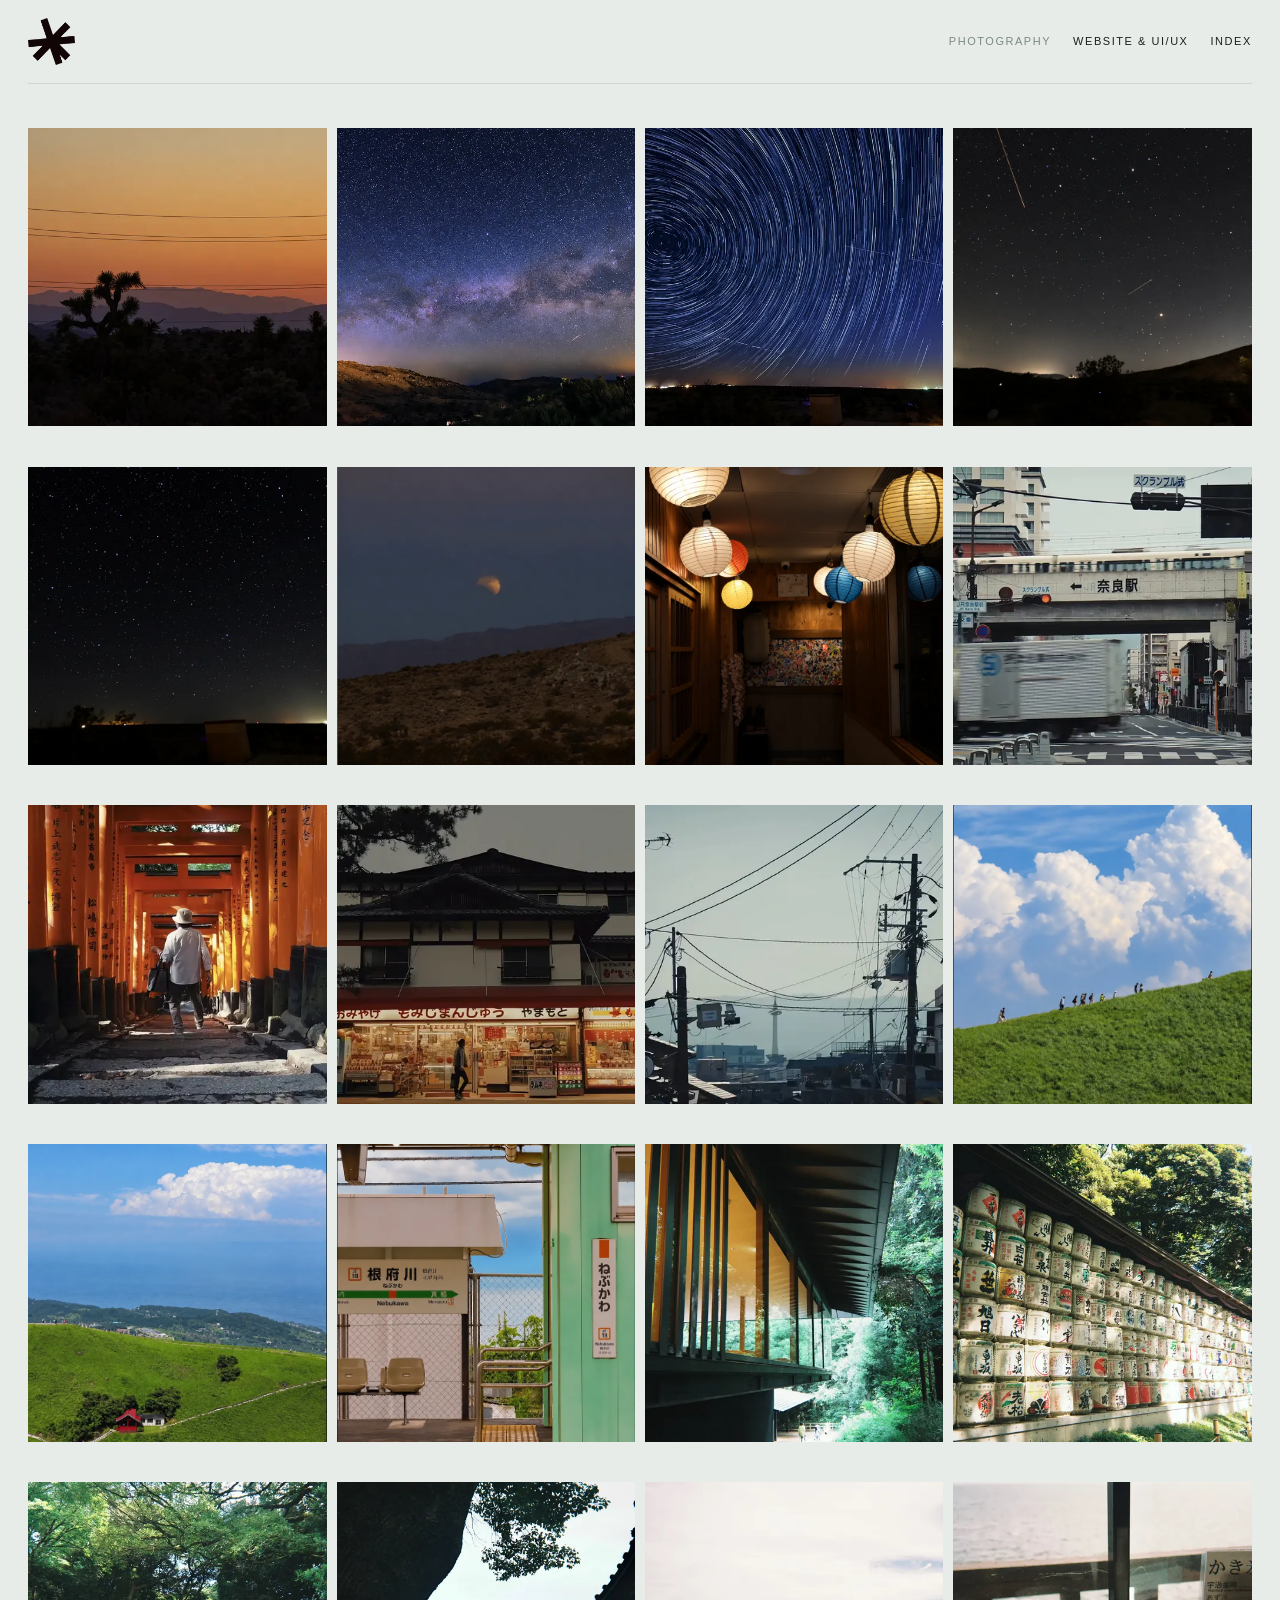
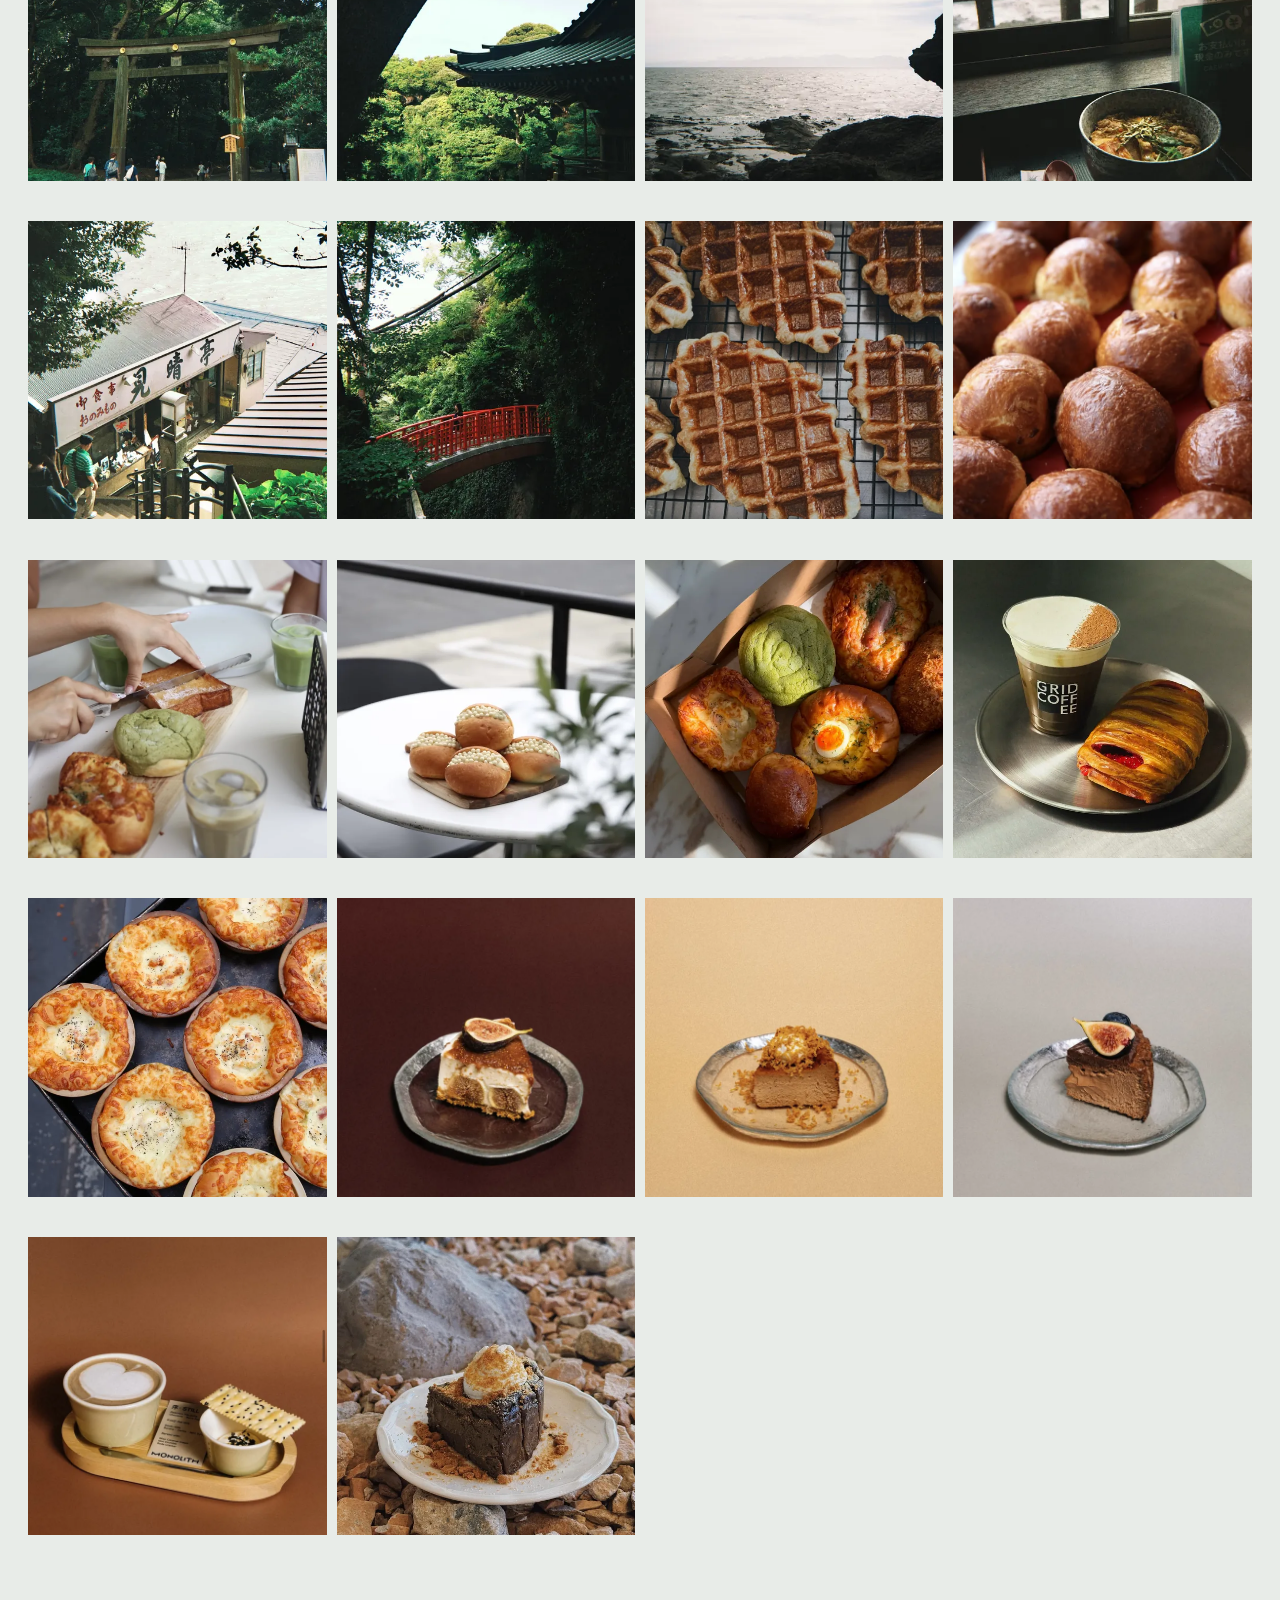
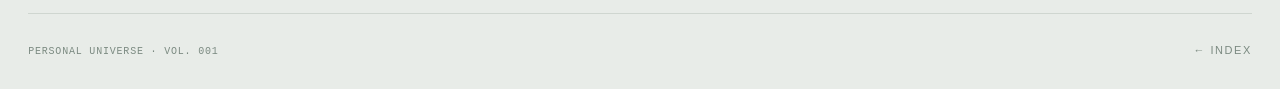
<file: photography.html>
<!doctype html>
<html lang="en">
<head>
<meta charset="utf-8">
<meta name="viewport" content="width=device-width,initial-scale=1,viewport-fit=cover">
<title>Photography — Keyun Xiao</title>
<meta name="description" content="Photographs by Keyun Xiao, from Joshua Tree and Japan.">
<style>
/* layout: a flat four-across contact grid on the same paper as the index page,
   captions held back until hover, everything else out of the way */
:root{
  --paper:#e8ece8;
  --ink:#17201e;
  --muted:#7b8a81;
  --rule:#cfd6d0;
  --sans:Arial,Helvetica,sans-serif;
  --serif:Georgia,'Times New Roman',serif;
  color-scheme:light;
}
*{box-sizing:border-box}
html{background:var(--paper)}
body{
  margin:0;padding:0 2.2vw;background:var(--paper);color:var(--ink);
  font:13px/1.35 var(--sans);min-height:100svh;display:flex;flex-direction:column;
  -webkit-font-smoothing:antialiased;overflow-x:hidden;
}
a{color:inherit;text-decoration:none}

/* ---- bars ---- */
.bar{display:flex;align-items:baseline;justify-content:space-between;gap:20px;padding:30px 0}
.bar--top{--topbar-h:84px;height:var(--topbar-h);padding:0;align-items:center;border-bottom:1px solid var(--rule)}
.bar--foot{margin-top:auto;padding-bottom:30px;border-top:1px solid var(--rule);color:var(--muted)}
.wordmark{display:inline-flex;align-items:center}
.wordmark img{height:calc(var(--topbar-h) * .55);width:auto;display:block;transition:opacity .15s ease;transform-origin:50% 50%}
.wordmark img.is-spinning{animation:logo-spin 1.15s cubic-bezier(.45,.05,.2,1)}
@keyframes logo-spin{from{transform:rotate(0)}to{transform:rotate(360deg)}}
.wordmark:hover img,.wordmark:focus-visible img{opacity:.55}
.bar nav{display:flex;gap:22px;font:11px/1.2 var(--sans);letter-spacing:.14em;text-transform:uppercase}
.bar nav .here{color:var(--muted)}
.folio{font:10px/1.4 'Courier New',monospace;letter-spacing:.08em}
.back{font:11px/1.2 var(--sans);letter-spacing:.14em;text-transform:uppercase}
.back:hover{color:var(--ink)}

/* ---- grid ---- */
main{padding:44px 0 56px}
.grid{list-style:none;margin:0;padding:0;display:grid;grid-template-columns:repeat(4,1fr);gap:18px 10px}
.tile{
  display:block;width:100%;padding:0;border:0;background:none;color:inherit;
  font:inherit;cursor:pointer;text-align:left;
}
.frame{aspect-ratio:1/1;display:flex;align-items:center;justify-content:center;overflow:hidden}
.frame img{width:100%;height:100%;object-fit:cover;display:block}
.cap{
  display:block;margin-top:9px;min-height:1.2em;
  font:11px/1.2 var(--sans);letter-spacing:.14em;text-transform:uppercase;color:var(--muted);
  opacity:0;transition:opacity .18s ease;
}
.tile:hover .cap,.tile:focus-visible .cap{opacity:1}
.tile:focus-visible{outline:1px solid var(--ink);outline-offset:6px}

/* ---- lightbox ---- */
.lb{
  position:fixed;inset:0;z-index:50;display:flex;align-items:center;justify-content:center;
  background:color-mix(in srgb,var(--paper) 98%,transparent);backdrop-filter:blur(3px);
  padding:env(safe-area-inset-top,0px) 0 env(safe-area-inset-bottom,0px);
}
.lb[hidden]{display:none!important}
.stage{position:relative;width:70vw;height:70vh;display:flex;align-items:center;justify-content:center}
.layer{
  position:absolute;max-width:100%;max-height:100%;width:auto;height:auto;display:block;
  opacity:0;will-change:opacity,transform,filter;
}
.layer.is-front{opacity:1}
.layer.swish{transition:opacity .17s ease-in,transform .17s ease-in,filter .17s ease-in}
.layer.dx{transition:opacity .3s linear}
.lb .nav{
  position:absolute;top:50%;translate:0 -50%;width:56px;height:56px;
  border:0;background:none;cursor:pointer;color:var(--ink);opacity:.55;
  display:flex;align-items:center;justify-content:center;transition:opacity .15s ease;
}
.lb .nav:hover,.lb .nav:focus-visible{opacity:1}
.lb .prev{left:max(14px,2.2vw)}
.lb .next{right:max(14px,2.2vw)}
.lb .close{
  position:absolute;top:max(18px,2.2vw);right:max(14px,2.2vw);width:44px;height:44px;
  border:0;background:none;cursor:pointer;color:var(--ink);opacity:.55;
  display:flex;align-items:center;justify-content:center;
}
.lb .close:hover,.lb .close:focus-visible{opacity:1}
.lb .nav:focus-visible,.lb .close:focus-visible{outline:1px solid var(--ink);outline-offset:4px}
.meta{
  position:absolute;left:max(14px,2.2vw);right:max(14px,2.2vw);
  bottom:calc(max(18px,2.2vw) + env(safe-area-inset-bottom,0px));
  display:flex;justify-content:space-between;color:var(--muted);
  font:11px/1.2 var(--sans);letter-spacing:.14em;text-transform:uppercase;pointer-events:none;
}
.meta .count{font-variant-numeric:tabular-nums}

@media(max-width:860px){
  body{padding:0 5vw}
  .grid{grid-template-columns:repeat(2,1fr);gap:16px 8px}
  .bar{padding:22px 0}
  .bar--top{--topbar-h:62px;padding:0}
  main{padding:30px 0 40px}
  .stage{width:86vw;height:62vh}
  .lb .nav{width:44px;height:44px}
  .lb .prev{left:4px}
  .lb .next{right:4px}
  .cap{opacity:1}
}
@media(prefers-reduced-motion:reduce){
  .layer,.cap{transition:none!important}
  .wordmark img.is-spinning{animation:none}
}
</style>
</head>
<body>

<header class="bar bar--top">
  <a class="wordmark" href="index.html" data-cursor="home"><img src="marks/logo.png" alt="Keyun Xiao"></a>
  <nav><span class="here">Photography</span><a href="ux-ui.html">Website &amp; UI/UX</a><a href="index.html">Index</a></nav>
</header>

<main>
  <ul class="grid" id="grid"></ul>
</main>

<footer class="bar bar--foot">
  <span class="folio">PERSONAL UNIVERSE · VOL. 001</span>
  <a class="back" href="index.html">← Index</a>
</footer>

<div class="lb" id="lb" hidden>
  <button class="close" id="close" aria-label="Close">
    <svg width="17" height="17" viewBox="0 0 17 17" aria-hidden="true"><path d="M1 1 16 16M16 1 1 16" fill="none" stroke="currentColor" stroke-width="1"/></svg>
  </button>
  <button class="nav prev" id="prev" aria-label="Previous photograph">
    <svg width="22" height="34" viewBox="0 0 22 34" aria-hidden="true"><path d="M17 1 4 17l13 16" fill="none" stroke="currentColor" stroke-width="1"/></svg>
  </button>
  <div class="stage" id="stage">
    <img class="layer" id="layerA" alt="">
    <img class="layer" id="layerB" alt="">
  </div>
  <button class="nav next" id="next" aria-label="Next photograph">
    <svg width="22" height="34" viewBox="0 0 22 34" aria-hidden="true"><path d="M5 1l13 16L5 33" fill="none" stroke="currentColor" stroke-width="1"/></svg>
  </button>
  <div class="meta"><span class="loc" id="loc"></span><span class="count" id="count"></span></div>
</div>

<script>
const PHOTOS = [
  ['joshua-tree-sunset',   'Joshua Tree, USA', 'Joshua trees against a sunset ridgeline, power lines overhead'],
  ['milky-way',            'Joshua Tree, USA', 'The Milky Way arching over the desert'],
  ['star-trails',          'Joshua Tree, USA', 'Circular star trails above the desert floor'],
  ['meteors',              'Joshua Tree, USA', 'Meteors crossing a dense field of stars'],
  ['desert-night-sky',     'Joshua Tree, USA', 'A clear night sky over the desert'],
  ['eclipse-moonset',      'Joshua Tree, USA', 'A partially eclipsed moon setting behind a ridge'],
  ['paper-lanterns',       'Japan',       'Paper lanterns strung along a wooden corridor'],
  ['nara-station',         'Japan',       'A train crossing the viaduct at JR Nara Station'],
  ['fushimi-inari',        'Japan',       'A visitor walking the torii gates at Fushimi Inari'],
  ['miyajima-shopfront',   'Japan',       'A momiji manju shopfront at dusk'],
  ['kyoto-rooftops',       'Japan',       'Kyoto Tower seen through a tangle of power lines'],
  ['hikers-on-the-ridge',  'Japan',       'Hikers walking a grass ridge below summer clouds'],
  ['red-house-komuroyama', 'Japan',       'A small red house on a green hillside above the sea'],
  ['nebukawa-station',     'Japan',       'The platform at Nebukawa Station'],
  ['nezu-museum-veranda',  'Japan',       'A glazed veranda under a deep eave, looking out to the garden'],
  ['sake-barrels',         'Japan',       'A wall of consecrated sake barrels at the shrine'],
  ['meiji-jingu-torii',    'Japan',       'The great wooden torii on the approach to Meiji Jingu'],
  ['temple-eaves',         'Japan',       'Tiled temple eaves seen past an old trunk'],
  ['rocky-shoreline',      'Japan',       'A rocky shoreline under a pale sky'],
  ['donburi-by-the-sea',   'Japan',       'A bowl of donburi on a tray beside a window over the sea'],
  ['miharashi-tei',        'Japan',       'Looking down a stairway onto a seaside restaurant'],
  ['red-bridge',           'Japan',       'A red arched bridge over a wooded ravine'],
  ['liege-waffles',        'Orange County, USA', 'Liège waffles cooling on a wire rack'],
  ['brioche-tray',         'Orange County, USA', 'A tray of glazed brioche buns fresh from the oven'],
  ['matcha-table',         'Orange County, USA', 'Slicing brioche toast at a table set with matcha and coffee'],
  ['pearl-buns-patio',     'Orange County, USA', 'Cream-topped buns stacked on a board at a patio table'],
  ['pastry-box',           'Orange County, USA', 'A takeaway box of savoury and matcha pastries in hard sunlight'],
  ['grid-coffee',          'Orange County, USA', 'An iced coffee and a raspberry danish on a steel tray'],
  ['cheese-tarts',         'Orange County, USA', 'Cheese and bacon tarts browned in their baking tray'],
  ['fig-cheesecake',       'Alhambra, CA, USA', 'A slice of fig cheesecake on a glass plate against deep brown'],
  ['osmanthus-cheesecake', 'Alhambra, CA, USA', 'Cheesecake under an osmanthus crumble, scattered across the plate'],
  ['chocolate-fig-slice',  'Alhambra, CA, USA', 'A chocolate cheesecake slice topped with a fig half and a blueberry'],
  ['monolith-still-set',   'Alhambra, CA, USA', 'A latte and cracker set on a wooden tray with the Monolith card'],
  ['cake-on-the-rocks',    'Alhambra, CA, USA', 'A chocolate slice plated on a bed of pale rocks'],
];
const full = i => `photos/${PHOTOS[i][0]}.webp`;
const thumb = i => `photos/${PHOTOS[i][0]}-sm.webp`;

/* ---- grid ---- */
const grid = document.getElementById('grid');
grid.innerHTML = PHOTOS.map(([slug, loc, alt], i) => `
  <li><button class="tile" data-i="${i}">
    <span class="frame"><img src="${thumb(i)}" alt="${alt}" loading="lazy" decoding="async"></span>
    <span class="cap">${loc}</span>
  </button></li>`).join('');

/* ---- lightbox ---- */
const lb = document.getElementById('lb');
const layers = [document.getElementById('layerA'), document.getElementById('layerB')];
const locEl = document.getElementById('loc');
const countEl = document.getElementById('count');
const reduced = matchMedia('(prefers-reduced-motion: reduce)');
let front = 0, idx = 0, busy = false, lastFocus = null;

const pad = n => String(n + 1).padStart(2, '0');
function label(i){
  locEl.textContent = PHOTOS[i][1];
  countEl.textContent = `${pad(i)} / ${PHOTOS.length}`;
}
function preload(i){
  const n = (i + 1) % PHOTOS.length, p = (i - 1 + PHOTOS.length) % PHOTOS.length;
  [n, p].forEach(k => { const im = new Image(); im.src = full(k); });
}
function reset(el){
  el.classList.remove('swish', 'dx');
  el.style.transform = '';
  el.style.filter = '';
  el.style.mixBlendMode = '';
  el.style.opacity = '';
}

function open(i){
  lastFocus = document.activeElement;
  idx = i; front = 0;
  const a = layers[0], b = layers[1];
  reset(a); reset(b);
  b.classList.remove('is-front');
  a.src = full(i); a.alt = PHOTOS[i][2];
  a.classList.add('is-front');
  label(i);
  lb.hidden = false;
  document.body.style.overflow = 'hidden';
  document.getElementById('next').focus();
  preload(i);
}
function close(){
  lb.hidden = true;
  document.body.style.overflow = '';
  layers.forEach(l => { reset(l); l.classList.remove('is-front'); });
  if (lastFocus) lastFocus.focus();
}

function go(dir){
  if (busy) return;
  const n = (idx + dir + PHOTOS.length) % PHOTOS.length;
  // the sequence loops back on itself — that replay gets the double exposure
  const wrapped = (dir === 1 && n === 0) || (dir === -1 && idx === 0);
  const cur = layers[front], nxt = layers[1 - front];

  reset(nxt);
  nxt.src = full(n);
  nxt.alt = PHOTOS[n][2];

  const settle = () => {
    cur.classList.remove('is-front');
    reset(cur);
    nxt.classList.add('is-front');
    front = 1 - front;
    idx = n;
    busy = false;
    preload(n);
  };

  if (reduced.matches){ label(n); settle(); return; }
  busy = true;

  if (wrapped){
    // scene three: both frames held together, then the old one lets go
    cur.classList.add('dx'); nxt.classList.add('dx');
    nxt.style.mixBlendMode = 'multiply';
    requestAnimationFrame(() => { cur.style.opacity = '.55'; nxt.style.opacity = '.55'; });
    setTimeout(() => {
      nxt.style.opacity = '1';
      cur.style.opacity = '0';
      setTimeout(() => { nxt.style.mixBlendMode = ''; label(n); settle(); }, 300);
    }, 320);
  } else {
    // scene one: the outgoing frame swishes off — scene two: the new one simply is there
    cur.classList.add('swish');
    requestAnimationFrame(() => {
      cur.style.transform = `translateX(${dir * -7}%)`;
      cur.style.filter = 'blur(3px)';
      cur.style.opacity = '0';
    });
    setTimeout(() => { label(n); settle(); }, 180);
  }
}

grid.addEventListener('click', e => {
  const t = e.target.closest('.tile');
  if (t) open(Number(t.dataset.i));
});
document.getElementById('prev').addEventListener('click', () => go(-1));
document.getElementById('next').addEventListener('click', () => go(1));
document.getElementById('close').addEventListener('click', close);
lb.addEventListener('click', e => { if (e.target === lb || e.target === document.getElementById('stage')) close(); });
document.addEventListener('keydown', e => {
  if (lb.hidden) return;
  if (e.key === 'Escape') close();
  else if (e.key === 'ArrowRight') go(1);
  else if (e.key === 'ArrowLeft') go(-1);
});

/* one full clockwise turn when the logo is hovered, always allowed to finish */
(function () {
  var mark = document.querySelector('.wordmark img');
  if (!mark) return;
  mark.parentElement.addEventListener('pointerenter', function () {
    if (!mark.classList.contains('is-spinning')) mark.classList.add('is-spinning');
  });
  mark.addEventListener('animationend', function () { mark.classList.remove('is-spinning'); });
})();
</script>
<script src="cursor.js"></script>
</body>
</html>
</file>
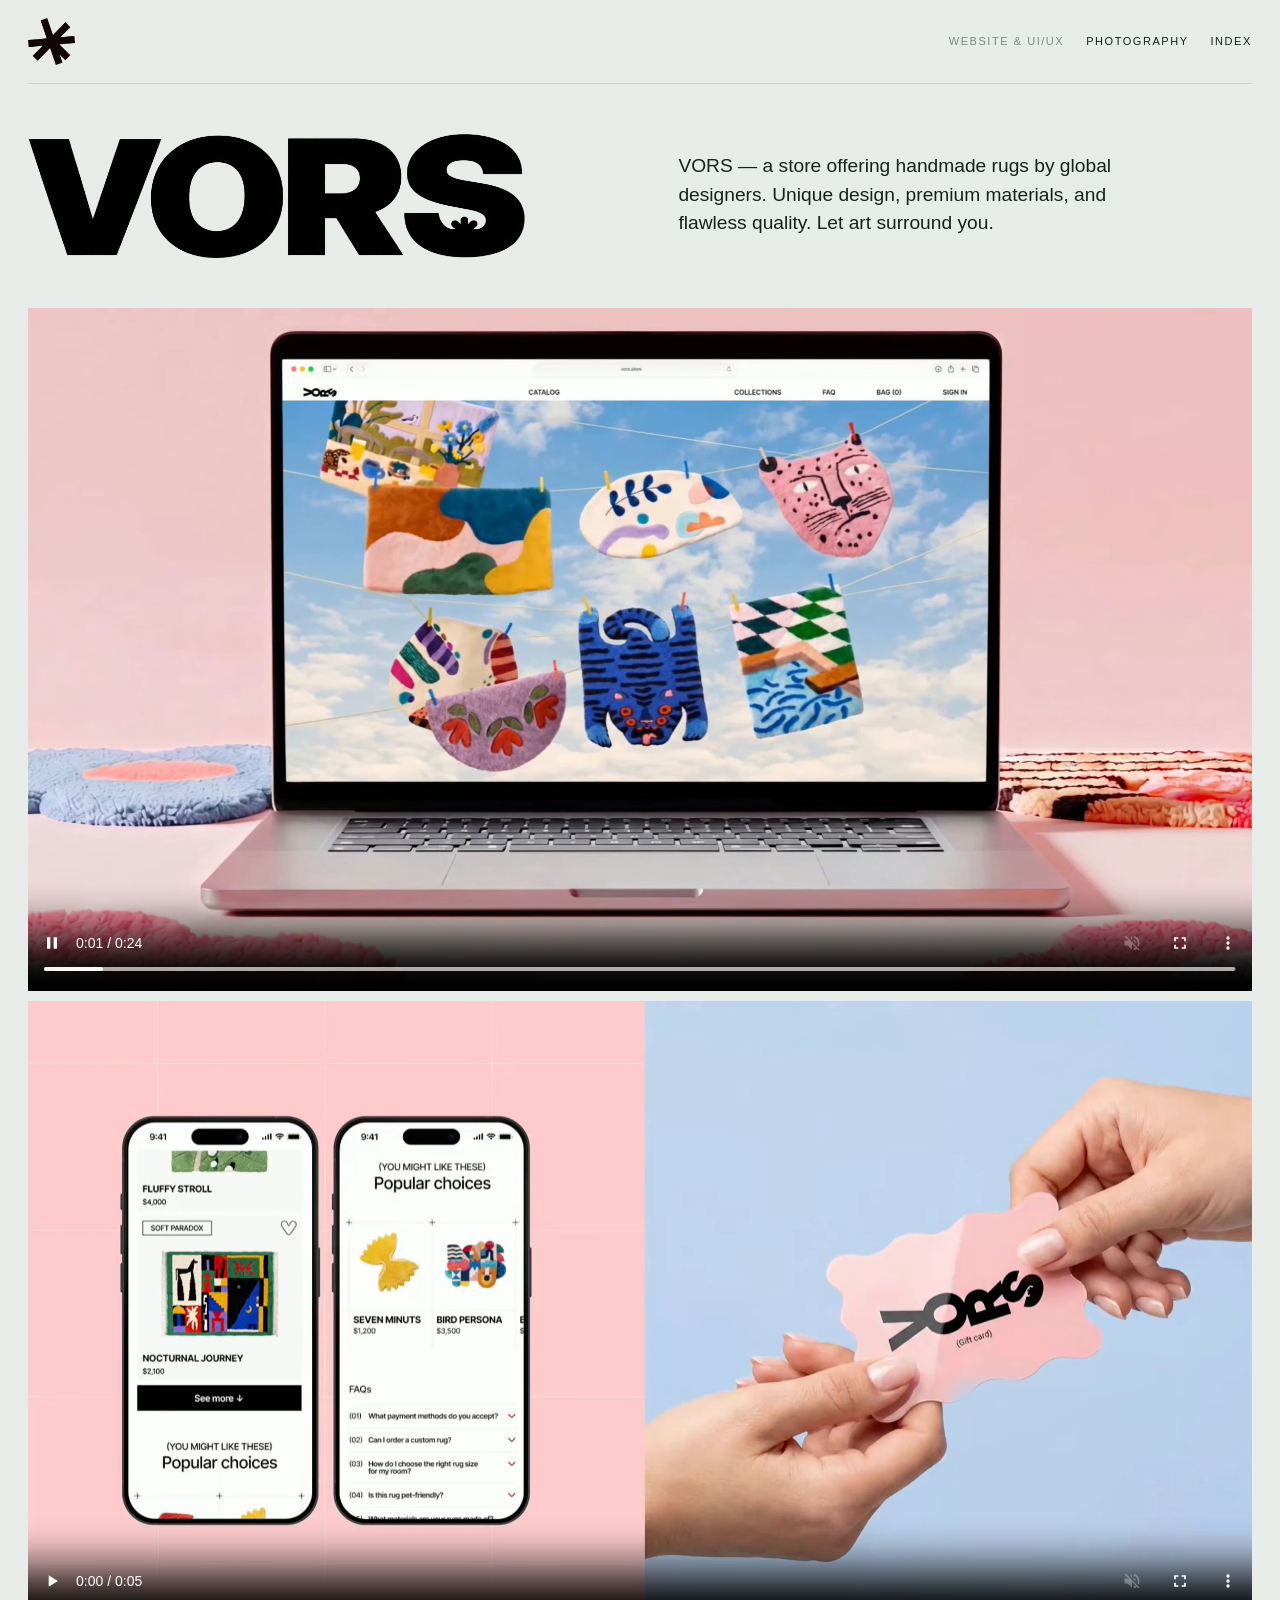
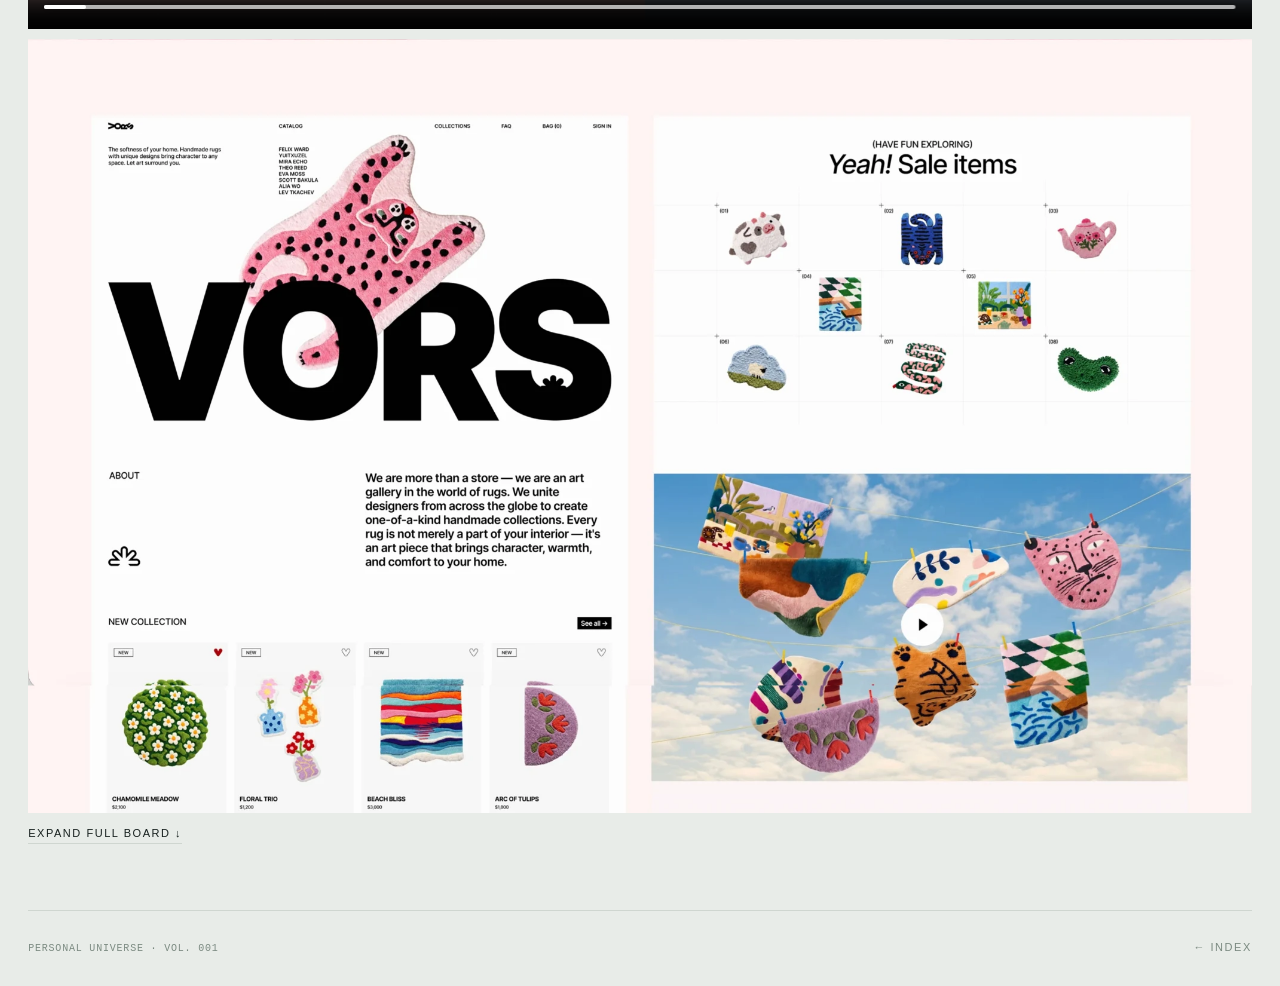
<file: ux-ui.html>
<!doctype html>
<html lang="en">
<head>
<meta charset="utf-8">
<meta name="viewport" content="width=device-width,initial-scale=1,viewport-fit=cover">
<title>Website &amp; UI/UX — Keyun Xiao</title>
<meta name="description" content="Website and UI/UX product work by Keyun Xiao.">
<style>
/* same paper, rules and type as the photography page; here the work runs as a
   single column — one piece of media per row, read top to bottom */
:root{
  --paper:#e8ece8;
  --ink:#17201e;
  --muted:#7b8a81;
  --rule:#cfd6d0;
  --sans:Arial,Helvetica,sans-serif;
  --serif:Georgia,'Times New Roman',serif;
  color-scheme:light;
}
*{box-sizing:border-box}
html{background:var(--paper)}
body{
  margin:0;padding:0 2.2vw;background:var(--paper);color:var(--ink);
  font:13px/1.35 var(--sans);min-height:100svh;display:flex;flex-direction:column;
  -webkit-font-smoothing:antialiased;overflow-x:hidden;
}
a{color:inherit;text-decoration:none}

/* ---- bars (identical to photography.html) ---- */
.bar{display:flex;align-items:baseline;justify-content:space-between;gap:20px;padding:30px 0}
.bar--top{--topbar-h:84px;height:var(--topbar-h);padding:0;align-items:center;border-bottom:1px solid var(--rule)}
.bar--foot{margin-top:auto;padding-bottom:30px;border-top:1px solid var(--rule);color:var(--muted)}
.wordmark{display:inline-flex;align-items:center}
.wordmark img{height:calc(var(--topbar-h) * .55);width:auto;display:block;transition:opacity .15s ease;transform-origin:50% 50%}
.wordmark img.is-spinning{animation:logo-spin 1.15s cubic-bezier(.45,.05,.2,1)}
@keyframes logo-spin{from{transform:rotate(0)}to{transform:rotate(360deg)}}
.wordmark:hover img,.wordmark:focus-visible img{opacity:.55}
.bar nav{display:flex;gap:22px;font:11px/1.2 var(--sans);letter-spacing:.14em;text-transform:uppercase}
.bar nav .here{color:var(--muted)}
.folio{font:10px/1.4 'Courier New',monospace;letter-spacing:.08em}
.back{font:11px/1.2 var(--sans);letter-spacing:.14em;text-transform:uppercase}
.back:hover{color:var(--ink)}

/* ---- page head ---- */
main{padding:44px 0 56px}

/* ---- project header: the wordmark set against the description ---- */
.intro{
  display:grid;grid-template-columns:minmax(0,1fr) minmax(0,1fr);
  gap:28px 6vw;align-items:center;padding:0 0 46px;
}
.intro-mark{width:100%;max-width:520px;height:auto;display:block}
.intro-copy{
  margin:0;font:400 clamp(16px,1.5vw,21px)/1.5 var(--sans);max-width:46ch;
  text-wrap:pretty;
}

/* ---- the work: video and board stacked flush as one section ---- */
.work{display:flex;flex-direction:column;gap:10px;padding:0 0 10px}
.media{display:block;width:100%;background:#fff;overflow:hidden}
.media img,.media video{display:block;width:100%;height:auto}
/* the case-study board is very tall — it scrolls inside its own frame
   so one row stays one row */
.media--board{max-height:86svh;overflow-y:auto;overscroll-behavior:contain;cursor:zoom-in}
.media--board.is-open{max-height:none;cursor:zoom-out}
.note{
  margin:16px 0 0;font:13px/1.5 var(--sans);color:var(--muted);max-width:62ch;
}
.expand{
  margin-top:4px;align-self:flex-start;border:0;background:none;padding:0;color:var(--ink);cursor:pointer;
  font:11px/1.2 var(--sans);letter-spacing:.14em;text-transform:uppercase;
  border-bottom:1px solid var(--rule);padding-bottom:3px;
}
.expand:hover{border-bottom-color:var(--ink)}
.expand:focus-visible{outline:1px solid var(--ink);outline-offset:4px}

@media(max-width:860px){
  body{padding:0 5vw}
  .bar{padding:22px 0}
  .bar--top{--topbar-h:62px;padding:0}
  main{padding:30px 0 40px}
  .intro{grid-template-columns:1fr;gap:18px;padding-bottom:30px}
  .media--board{max-height:70svh}
}
@media(prefers-reduced-motion:reduce){
  .wordmark img.is-spinning{animation:none}
}
</style>
</head>
<body>

<header class="bar bar--top">
  <a class="wordmark" href="index.html" data-cursor="home"><img src="marks/logo.png" alt="Keyun Xiao"></a>
  <nav><span class="here">Website &amp; UI/UX</span><a href="photography.html">Photography</a><a href="index.html">Index</a></nav>
</header>

<main>

  <header class="intro">
    <img class="intro-mark" src="work/vors-wordmark.webp" alt="VORS" decoding="async">
    <p class="intro-copy">VORS — a store offering handmade rugs by global designers. Unique design, premium materials, and flawless quality. Let art surround you.</p>
  </header>

  <section class="work">

    <div class="media">
      <video poster="work/vors-walkthrough-poster.webp"
             autoplay muted loop playsinline controls preload="auto"
             aria-label="Screen recording walking through the VORS rug store interface">
        <source src="work/vors-walkthrough.mp4" type="video/mp4">
        <source src="work/vors-walkthrough.webm" type="video/webm">
      </video>
    </div>

    <div class="media">
      <video poster="work/vors-giftcard-poster.webp"
             autoplay muted loop playsinline controls preload="metadata"
             aria-label="Screen recording of the VORS mobile product screens and the gift card">
        <source src="work/vors-giftcard.mp4" type="video/mp4">
        <source src="work/vors-giftcard.webm" type="video/webm">
      </video>
    </div>

    <div class="media media--board" id="board" data-cursor="expand">
      <img src="work/vors-store.webp" srcset="work/vors-store.webp 2048w, work/vors-store@2x.webp 4096w" sizes="100vw" alt="VORS rug store screens: home page with an oversized wordmark, a sale shelf, a gift card block, mobile views, the catalog grid, and the Blinchik the Cat product page." loading="lazy" decoding="async">
      <img src="work/vors-checkout.webp" srcset="work/vors-checkout.webp 2048w, work/vors-checkout@2x.webp 4096w" sizes="100vw" alt="VORS checkout page with order summary, the catalog with the bag drawer open, and the store shown across tablet and phone mockups." loading="lazy" decoding="async">
      <img src="work/vors-collections.webp" srcset="work/vors-collections.webp 2048w, work/vors-collections@2x.webp 4096w" sizes="100vw" alt="VORS collections page with an oversized headline and a carousel of the designers and artists behind each collection." loading="lazy" decoding="async">
    </div>
    <button class="expand" id="expand" aria-expanded="false" aria-controls="board">Expand full board ↓</button>

  </section>

</main>

<footer class="bar bar--foot">
  <span class="folio">PERSONAL UNIVERSE · VOL. 001</span>
  <a class="back" href="index.html">← Index</a>
</footer>

<script>
/* the walkthrough plays by itself, muted and looping; browsers that hold the
   first play() until the element is on screen get a nudge from the observer,
   and it idles whenever it is scrolled away */
(function () {
  var vids = document.querySelectorAll('.work video');
  if (!vids.length) return;
  vids.forEach(function (v) {
    v.muted = true;                     // belt and braces: autoplay needs it
    var tryPlay = function () { var p = v.play(); if (p && p.catch) p.catch(function () {}); };
    tryPlay();
    if (!('IntersectionObserver' in window)) return;
    new IntersectionObserver(function (entries) {
      entries.forEach(function (e) {
        if (e.isIntersecting) tryPlay();
        else if (!v.paused) v.pause();
      });
    }, { threshold: .25 }).observe(v);
  });
})();

/* each tall board starts clipped to one screen; a click (or its button) lets it
   run at full height instead of scrolling inside itself */
(function () {
  [['board','expand']].forEach(function (pair) {
    var board = document.getElementById(pair[0]);
    var btn = document.getElementById(pair[1]);
    if (!board || !btn) return;
    function toggle(){
      var open = board.classList.toggle('is-open');
      btn.setAttribute('aria-expanded', String(open));
      btn.textContent = open ? 'Collapse board \u2191' : 'Expand full board \u2193';
      if (!open) board.scrollIntoView({block:'start', behavior:'smooth'});
    }
    btn.addEventListener('click', toggle);
    board.addEventListener('click', toggle);
  });
})();

/* one full clockwise turn when the logo is hovered, always allowed to finish */
(function () {
  var mark = document.querySelector('.wordmark img');
  if (!mark) return;
  mark.parentElement.addEventListener('pointerenter', function () {
    if (!mark.classList.contains('is-spinning')) mark.classList.add('is-spinning');
  });
  mark.addEventListener('animationend', function () { mark.classList.remove('is-spinning'); });
})();
</script>
<script src="cursor.js"></script>
</body>
</html>
</file>
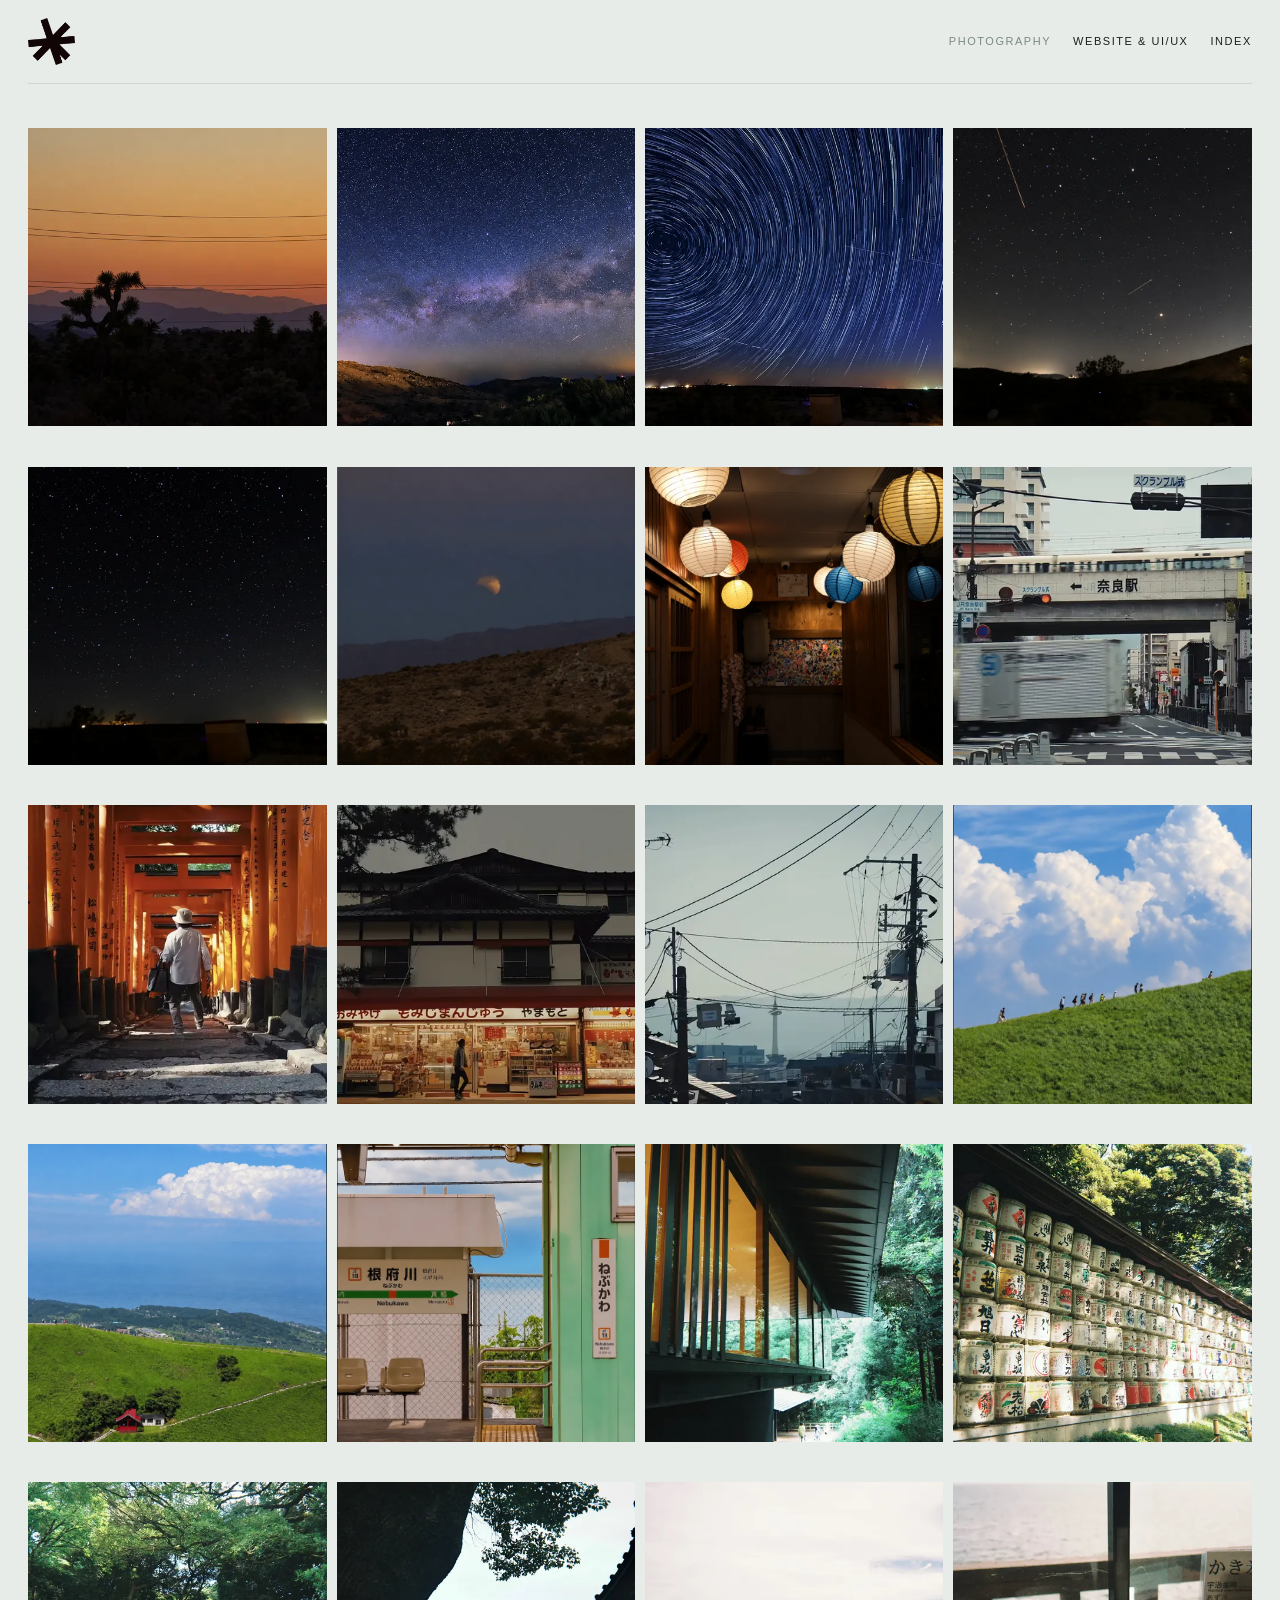
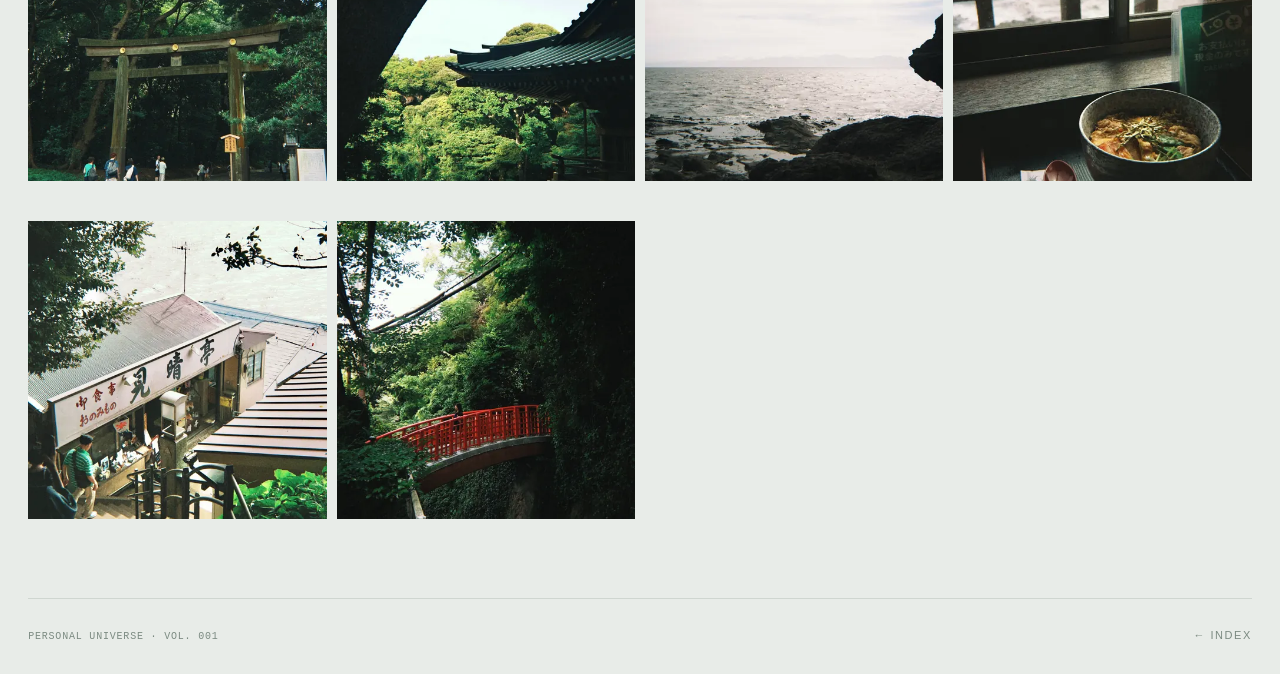
<file: keyun-xiao-portfolio/photography.html>
<!doctype html>
<html lang="en">
<head>
<meta charset="utf-8">
<meta name="viewport" content="width=device-width,initial-scale=1,viewport-fit=cover">
<title>Photography — Keyun Xiao</title>
<meta name="description" content="Photographs by Keyun Xiao, from Joshua Tree and Japan.">
<style>
/* layout: a flat four-across contact grid on the same paper as the index page,
   captions held back until hover, everything else out of the way */
:root{
  --paper:#e8ece8;
  --ink:#17201e;
  --muted:#7b8a81;
  --rule:#cfd6d0;
  --sans:Arial,Helvetica,sans-serif;
  --serif:Georgia,'Times New Roman',serif;
  color-scheme:light;
}
*{box-sizing:border-box}
html{background:var(--paper)}
body{
  margin:0;padding:0 2.2vw;background:var(--paper);color:var(--ink);
  font:13px/1.35 var(--sans);min-height:100svh;display:flex;flex-direction:column;
  -webkit-font-smoothing:antialiased;overflow-x:hidden;
}
a{color:inherit;text-decoration:none}

/* ---- bars ---- */
.bar{display:flex;align-items:baseline;justify-content:space-between;gap:20px;padding:30px 0}
.bar--top{--topbar-h:84px;height:var(--topbar-h);padding:0;align-items:center;border-bottom:1px solid var(--rule)}
.bar--foot{margin-top:auto;padding-bottom:30px;border-top:1px solid var(--rule);color:var(--muted)}
.wordmark{display:inline-flex;align-items:center}
.wordmark img{height:calc(var(--topbar-h) * .55);width:auto;display:block;transition:opacity .15s ease;transform-origin:50% 50%}
.wordmark img.is-spinning{animation:logo-spin 1.15s cubic-bezier(.45,.05,.2,1)}
@keyframes logo-spin{from{transform:rotate(0)}to{transform:rotate(360deg)}}
.wordmark:hover img,.wordmark:focus-visible img{opacity:.55}
.bar nav{display:flex;gap:22px;font:11px/1.2 var(--sans);letter-spacing:.14em;text-transform:uppercase}
.bar nav .here{color:var(--muted)}
.folio{font:10px/1.4 'Courier New',monospace;letter-spacing:.08em}
.back{font:11px/1.2 var(--sans);letter-spacing:.14em;text-transform:uppercase}
.back:hover{color:var(--ink)}

/* ---- grid ---- */
main{padding:44px 0 56px}
.grid{list-style:none;margin:0;padding:0;display:grid;grid-template-columns:repeat(4,1fr);gap:18px 10px}
.tile{
  display:block;width:100%;padding:0;border:0;background:none;color:inherit;
  font:inherit;cursor:pointer;text-align:left;
}
.frame{aspect-ratio:1/1;display:flex;align-items:center;justify-content:center;overflow:hidden}
.frame img{width:100%;height:100%;object-fit:cover;display:block}
.cap{
  display:block;margin-top:9px;min-height:1.2em;
  font:11px/1.2 var(--sans);letter-spacing:.14em;text-transform:uppercase;color:var(--muted);
  opacity:0;transition:opacity .18s ease;
}
.tile:hover .cap,.tile:focus-visible .cap{opacity:1}
.tile:focus-visible{outline:1px solid var(--ink);outline-offset:6px}

/* ---- lightbox ---- */
.lb{
  position:fixed;inset:0;z-index:50;display:flex;align-items:center;justify-content:center;
  background:color-mix(in srgb,var(--paper) 98%,transparent);backdrop-filter:blur(3px);
  padding:env(safe-area-inset-top,0px) 0 env(safe-area-inset-bottom,0px);
}
.lb[hidden]{display:none!important}
.stage{position:relative;width:70vw;height:70vh;display:flex;align-items:center;justify-content:center}
.layer{
  position:absolute;max-width:100%;max-height:100%;width:auto;height:auto;display:block;
  opacity:0;will-change:opacity,transform,filter;
}
.layer.is-front{opacity:1}
.layer.swish{transition:opacity .17s ease-in,transform .17s ease-in,filter .17s ease-in}
.layer.dx{transition:opacity .3s linear}
.lb .nav{
  position:absolute;top:50%;translate:0 -50%;width:56px;height:56px;
  border:0;background:none;cursor:pointer;color:var(--ink);opacity:.55;
  display:flex;align-items:center;justify-content:center;transition:opacity .15s ease;
}
.lb .nav:hover,.lb .nav:focus-visible{opacity:1}
.lb .prev{left:max(14px,2.2vw)}
.lb .next{right:max(14px,2.2vw)}
.lb .close{
  position:absolute;top:max(18px,2.2vw);right:max(14px,2.2vw);width:44px;height:44px;
  border:0;background:none;cursor:pointer;color:var(--ink);opacity:.55;
  display:flex;align-items:center;justify-content:center;
}
.lb .close:hover,.lb .close:focus-visible{opacity:1}
.lb .nav:focus-visible,.lb .close:focus-visible{outline:1px solid var(--ink);outline-offset:4px}
.meta{
  position:absolute;left:max(14px,2.2vw);right:max(14px,2.2vw);
  bottom:calc(max(18px,2.2vw) + env(safe-area-inset-bottom,0px));
  display:flex;justify-content:space-between;color:var(--muted);
  font:11px/1.2 var(--sans);letter-spacing:.14em;text-transform:uppercase;pointer-events:none;
}
.meta .count{font-variant-numeric:tabular-nums}

@media(max-width:860px){
  body{padding:0 5vw}
  .grid{grid-template-columns:repeat(2,1fr);gap:16px 8px}
  .bar{padding:22px 0}
  .bar--top{--topbar-h:62px;padding:0}
  main{padding:30px 0 40px}
  .stage{width:86vw;height:62vh}
  .lb .nav{width:44px;height:44px}
  .lb .prev{left:4px}
  .lb .next{right:4px}
  .cap{opacity:1}
}
@media(prefers-reduced-motion:reduce){
  .layer,.cap{transition:none!important}
  .wordmark img.is-spinning{animation:none}
}
</style>
</head>
<body>

<header class="bar bar--top">
  <a class="wordmark" href="index.html" data-cursor="home"><img src="marks/logo.png" alt="Keyun Xiao"></a>
  <nav><span class="here">Photography</span><a href="ux-ui.html">Website &amp; UI/UX</a><a href="index.html">Index</a></nav>
</header>

<main>
  <ul class="grid" id="grid"></ul>
</main>

<footer class="bar bar--foot">
  <span class="folio">PERSONAL UNIVERSE · VOL. 001</span>
  <a class="back" href="index.html">← Index</a>
</footer>

<div class="lb" id="lb" hidden>
  <button class="close" id="close" aria-label="Close">
    <svg width="17" height="17" viewBox="0 0 17 17" aria-hidden="true"><path d="M1 1 16 16M16 1 1 16" fill="none" stroke="currentColor" stroke-width="1"/></svg>
  </button>
  <button class="nav prev" id="prev" aria-label="Previous photograph">
    <svg width="22" height="34" viewBox="0 0 22 34" aria-hidden="true"><path d="M17 1 4 17l13 16" fill="none" stroke="currentColor" stroke-width="1"/></svg>
  </button>
  <div class="stage" id="stage">
    <img class="layer" id="layerA" alt="">
    <img class="layer" id="layerB" alt="">
  </div>
  <button class="nav next" id="next" aria-label="Next photograph">
    <svg width="22" height="34" viewBox="0 0 22 34" aria-hidden="true"><path d="M5 1l13 16L5 33" fill="none" stroke="currentColor" stroke-width="1"/></svg>
  </button>
  <div class="meta"><span class="loc" id="loc"></span><span class="count" id="count"></span></div>
</div>

<script>
const PHOTOS = [
  ['joshua-tree-sunset',   'Joshua Tree, USA', 'Joshua trees against a sunset ridgeline, power lines overhead'],
  ['milky-way',            'Joshua Tree, USA', 'The Milky Way arching over the desert'],
  ['star-trails',          'Joshua Tree, USA', 'Circular star trails above the desert floor'],
  ['meteors',              'Joshua Tree, USA', 'Meteors crossing a dense field of stars'],
  ['desert-night-sky',     'Joshua Tree, USA', 'A clear night sky over the desert'],
  ['eclipse-moonset',      'Joshua Tree, USA', 'A partially eclipsed moon setting behind a ridge'],
  ['paper-lanterns',       'Japan',       'Paper lanterns strung along a wooden corridor'],
  ['nara-station',         'Japan',       'A train crossing the viaduct at JR Nara Station'],
  ['fushimi-inari',        'Japan',       'A visitor walking the torii gates at Fushimi Inari'],
  ['miyajima-shopfront',   'Japan',       'A momiji manju shopfront at dusk'],
  ['kyoto-rooftops',       'Japan',       'Kyoto Tower seen through a tangle of power lines'],
  ['hikers-on-the-ridge',  'Japan',       'Hikers walking a grass ridge below summer clouds'],
  ['red-house-komuroyama', 'Japan',       'A small red house on a green hillside above the sea'],
  ['nebukawa-station',     'Japan',       'The platform at Nebukawa Station'],
  ['nezu-museum-veranda',  'Japan',       'A glazed veranda under a deep eave, looking out to the garden'],
  ['sake-barrels',         'Japan',       'A wall of consecrated sake barrels at the shrine'],
  ['meiji-jingu-torii',    'Japan',       'The great wooden torii on the approach to Meiji Jingu'],
  ['temple-eaves',         'Japan',       'Tiled temple eaves seen past an old trunk'],
  ['rocky-shoreline',      'Japan',       'A rocky shoreline under a pale sky'],
  ['donburi-by-the-sea',   'Japan',       'A bowl of donburi on a tray beside a window over the sea'],
  ['miharashi-tei',        'Japan',       'Looking down a stairway onto a seaside restaurant'],
  ['red-bridge',           'Japan',       'A red arched bridge over a wooded ravine'],
];
const full = i => `photos/${PHOTOS[i][0]}.webp`;
const thumb = i => `photos/${PHOTOS[i][0]}-sm.webp`;

/* ---- grid ---- */
const grid = document.getElementById('grid');
grid.innerHTML = PHOTOS.map(([slug, loc, alt], i) => `
  <li><button class="tile" data-i="${i}">
    <span class="frame"><img src="${thumb(i)}" alt="${alt}" loading="lazy" decoding="async"></span>
    <span class="cap">${loc}</span>
  </button></li>`).join('');

/* ---- lightbox ---- */
const lb = document.getElementById('lb');
const layers = [document.getElementById('layerA'), document.getElementById('layerB')];
const locEl = document.getElementById('loc');
const countEl = document.getElementById('count');
const reduced = matchMedia('(prefers-reduced-motion: reduce)');
let front = 0, idx = 0, busy = false, lastFocus = null;

const pad = n => String(n + 1).padStart(2, '0');
function label(i){
  locEl.textContent = PHOTOS[i][1];
  countEl.textContent = `${pad(i)} / ${PHOTOS.length}`;
}
function preload(i){
  const n = (i + 1) % PHOTOS.length, p = (i - 1 + PHOTOS.length) % PHOTOS.length;
  [n, p].forEach(k => { const im = new Image(); im.src = full(k); });
}
function reset(el){
  el.classList.remove('swish', 'dx');
  el.style.transform = '';
  el.style.filter = '';
  el.style.mixBlendMode = '';
  el.style.opacity = '';
}

function open(i){
  lastFocus = document.activeElement;
  idx = i; front = 0;
  const a = layers[0], b = layers[1];
  reset(a); reset(b);
  b.classList.remove('is-front');
  a.src = full(i); a.alt = PHOTOS[i][2];
  a.classList.add('is-front');
  label(i);
  lb.hidden = false;
  document.body.style.overflow = 'hidden';
  document.getElementById('next').focus();
  preload(i);
}
function close(){
  lb.hidden = true;
  document.body.style.overflow = '';
  layers.forEach(l => { reset(l); l.classList.remove('is-front'); });
  if (lastFocus) lastFocus.focus();
}

function go(dir){
  if (busy) return;
  const n = (idx + dir + PHOTOS.length) % PHOTOS.length;
  // the sequence loops back on itself — that replay gets the double exposure
  const wrapped = (dir === 1 && n === 0) || (dir === -1 && idx === 0);
  const cur = layers[front], nxt = layers[1 - front];

  reset(nxt);
  nxt.src = full(n);
  nxt.alt = PHOTOS[n][2];

  const settle = () => {
    cur.classList.remove('is-front');
    reset(cur);
    nxt.classList.add('is-front');
    front = 1 - front;
    idx = n;
    busy = false;
    preload(n);
  };

  if (reduced.matches){ label(n); settle(); return; }
  busy = true;

  if (wrapped){
    // scene three: both frames held together, then the old one lets go
    cur.classList.add('dx'); nxt.classList.add('dx');
    nxt.style.mixBlendMode = 'multiply';
    requestAnimationFrame(() => { cur.style.opacity = '.55'; nxt.style.opacity = '.55'; });
    setTimeout(() => {
      nxt.style.opacity = '1';
      cur.style.opacity = '0';
      setTimeout(() => { nxt.style.mixBlendMode = ''; label(n); settle(); }, 300);
    }, 320);
  } else {
    // scene one: the outgoing frame swishes off — scene two: the new one simply is there
    cur.classList.add('swish');
    requestAnimationFrame(() => {
      cur.style.transform = `translateX(${dir * -7}%)`;
      cur.style.filter = 'blur(3px)';
      cur.style.opacity = '0';
    });
    setTimeout(() => { label(n); settle(); }, 180);
  }
}

grid.addEventListener('click', e => {
  const t = e.target.closest('.tile');
  if (t) open(Number(t.dataset.i));
});
document.getElementById('prev').addEventListener('click', () => go(-1));
document.getElementById('next').addEventListener('click', () => go(1));
document.getElementById('close').addEventListener('click', close);
lb.addEventListener('click', e => { if (e.target === lb || e.target === document.getElementById('stage')) close(); });
document.addEventListener('keydown', e => {
  if (lb.hidden) return;
  if (e.key === 'Escape') close();
  else if (e.key === 'ArrowRight') go(1);
  else if (e.key === 'ArrowLeft') go(-1);
});

/* one full clockwise turn when the logo is hovered, always allowed to finish */
(function () {
  var mark = document.querySelector('.wordmark img');
  if (!mark) return;
  mark.parentElement.addEventListener('pointerenter', function () {
    if (!mark.classList.contains('is-spinning')) mark.classList.add('is-spinning');
  });
  mark.addEventListener('animationend', function () { mark.classList.remove('is-spinning'); });
})();
</script>
<script src="cursor.js"></script>
</body>
</html>
</file>
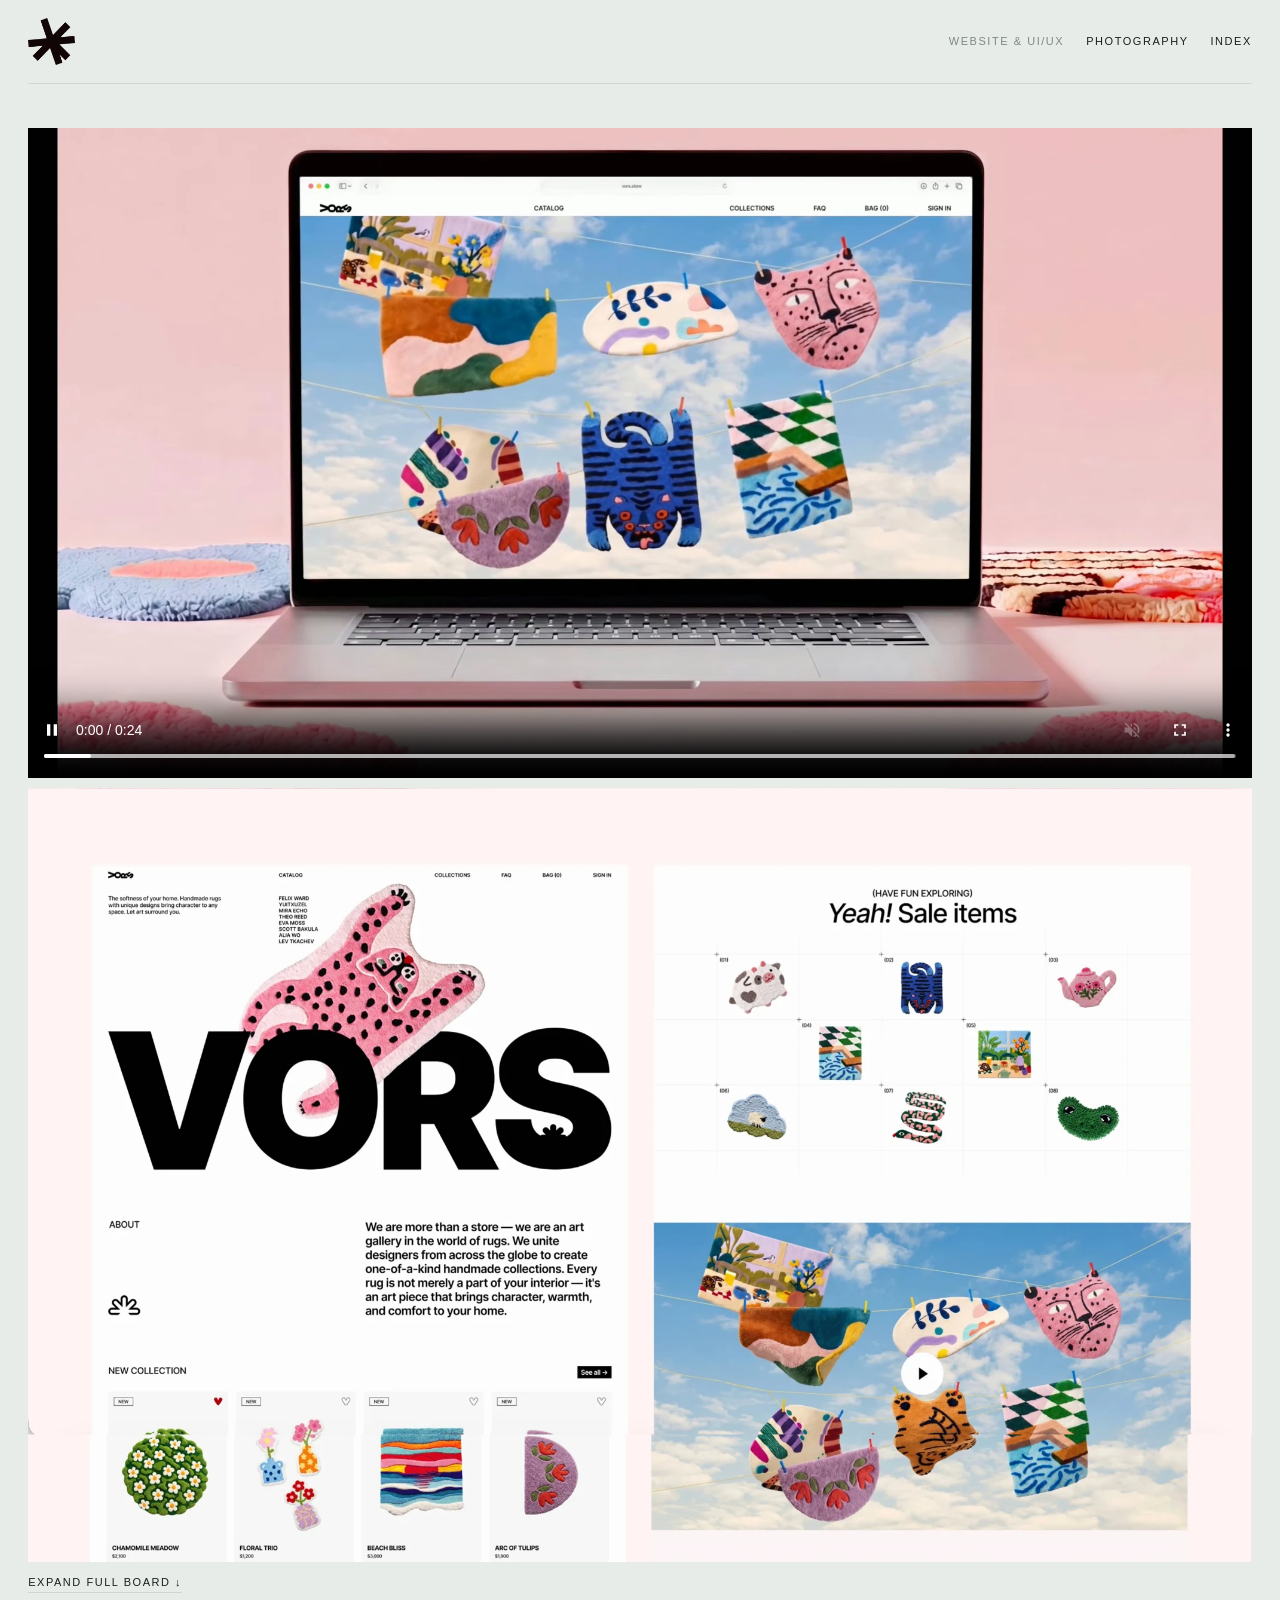
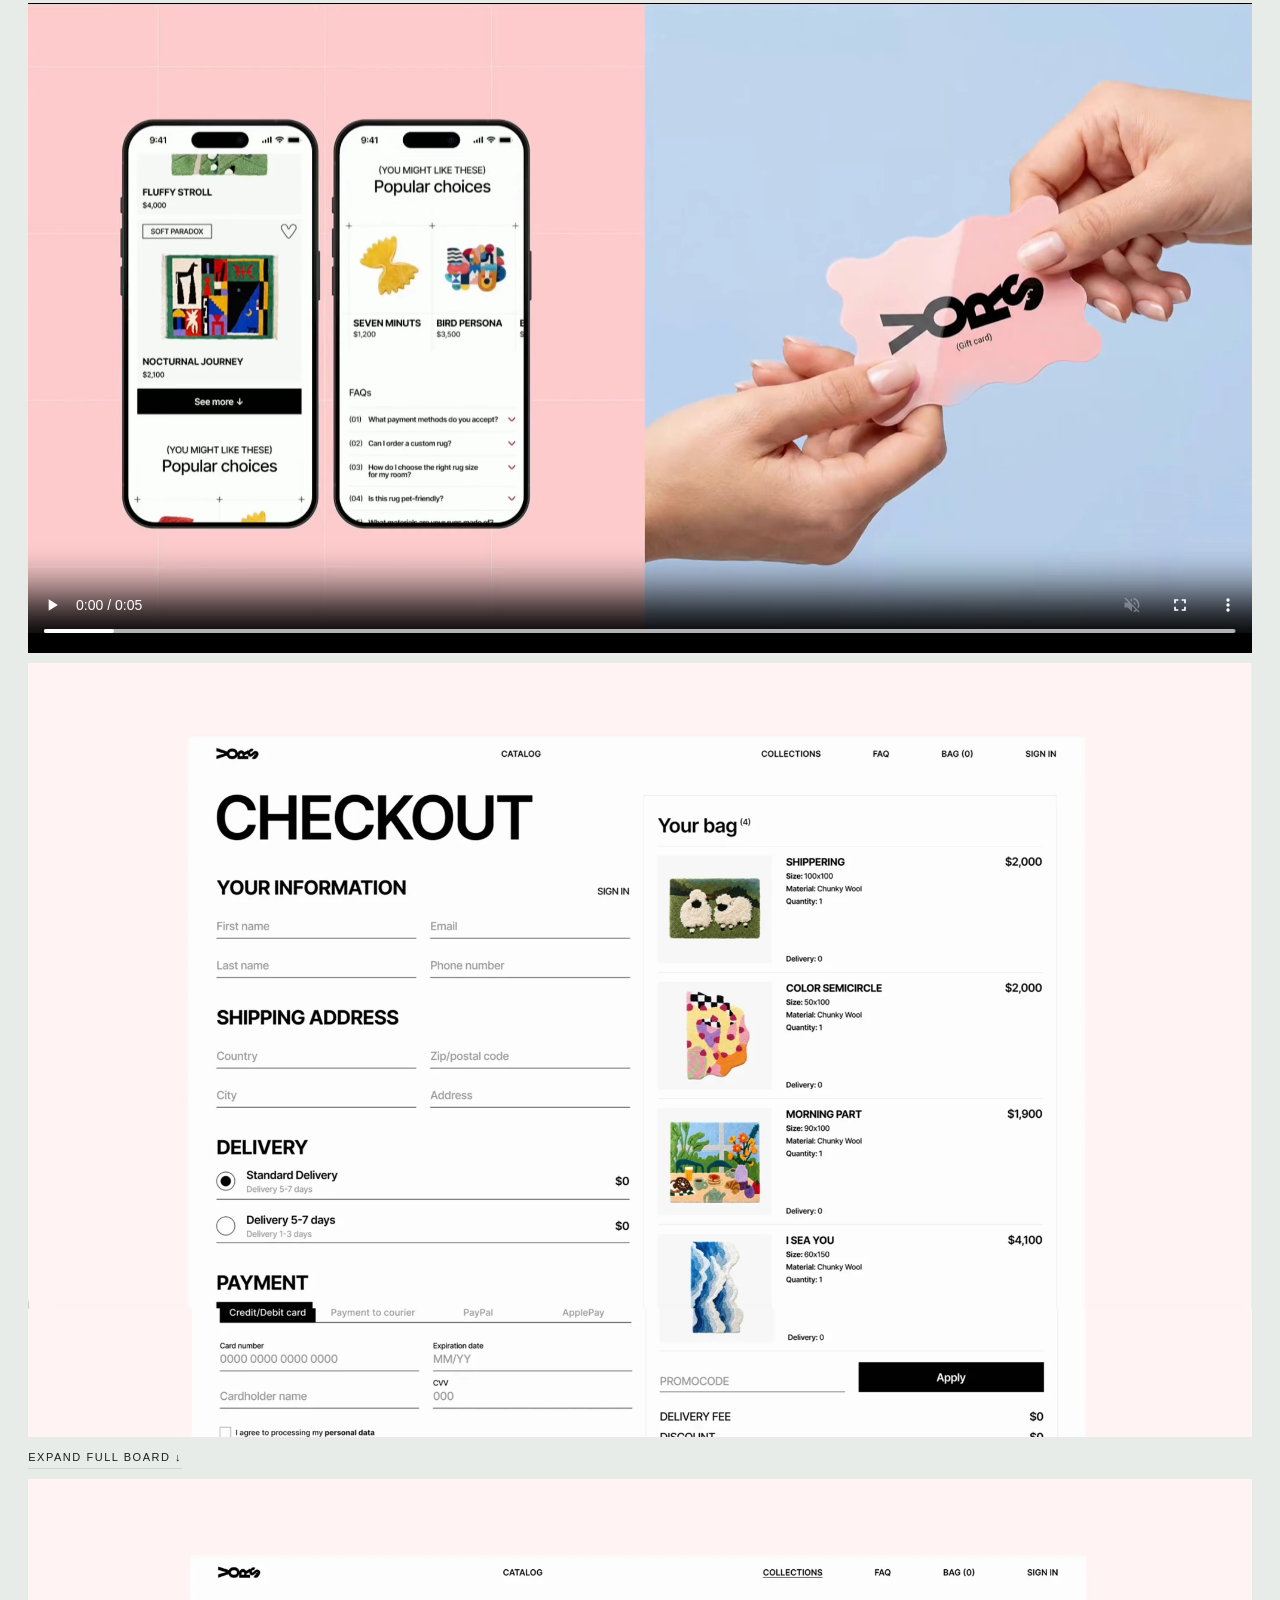
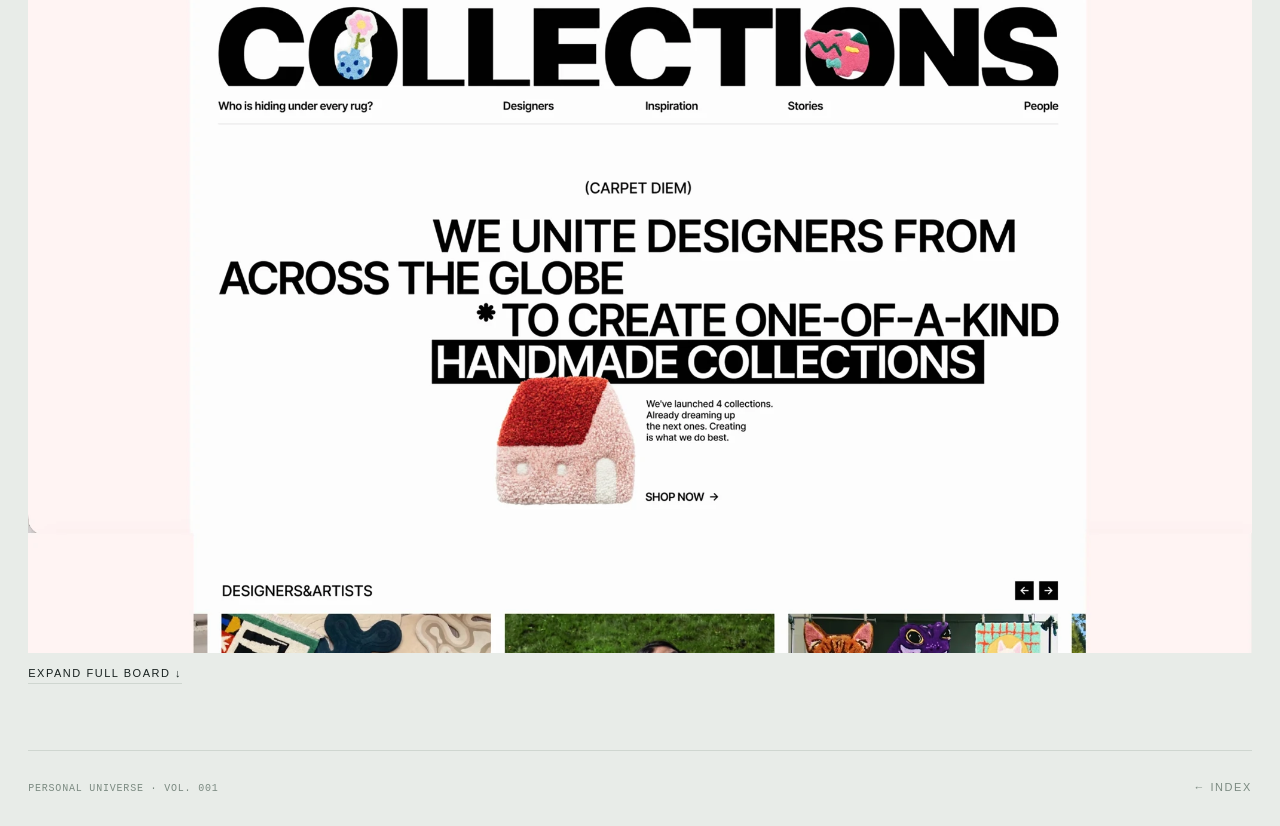
<file: keyun-xiao-portfolio/ux-ui.html>
<!doctype html>
<html lang="en">
<head>
<meta charset="utf-8">
<meta name="viewport" content="width=device-width,initial-scale=1,viewport-fit=cover">
<title>Website &amp; UI/UX — Keyun Xiao</title>
<meta name="description" content="Website and UI/UX product work by Keyun Xiao.">
<style>
/* same paper, rules and type as the photography page; here the work runs as a
   single column — one piece of media per row, read top to bottom */
:root{
  --paper:#e8ece8;
  --ink:#17201e;
  --muted:#7b8a81;
  --rule:#cfd6d0;
  --sans:Arial,Helvetica,sans-serif;
  --serif:Georgia,'Times New Roman',serif;
  color-scheme:light;
}
*{box-sizing:border-box}
html{background:var(--paper)}
body{
  margin:0;padding:0 2.2vw;background:var(--paper);color:var(--ink);
  font:13px/1.35 var(--sans);min-height:100svh;display:flex;flex-direction:column;
  -webkit-font-smoothing:antialiased;overflow-x:hidden;
}
a{color:inherit;text-decoration:none}

/* ---- bars (identical to photography.html) ---- */
.bar{display:flex;align-items:baseline;justify-content:space-between;gap:20px;padding:30px 0}
.bar--top{--topbar-h:84px;height:var(--topbar-h);padding:0;align-items:center;border-bottom:1px solid var(--rule)}
.bar--foot{margin-top:auto;padding-bottom:30px;border-top:1px solid var(--rule);color:var(--muted)}
.wordmark{display:inline-flex;align-items:center}
.wordmark img{height:calc(var(--topbar-h) * .55);width:auto;display:block;transition:opacity .15s ease;transform-origin:50% 50%}
.wordmark img.is-spinning{animation:logo-spin 1.15s cubic-bezier(.45,.05,.2,1)}
@keyframes logo-spin{from{transform:rotate(0)}to{transform:rotate(360deg)}}
.wordmark:hover img,.wordmark:focus-visible img{opacity:.55}
.bar nav{display:flex;gap:22px;font:11px/1.2 var(--sans);letter-spacing:.14em;text-transform:uppercase}
.bar nav .here{color:var(--muted)}
.folio{font:10px/1.4 'Courier New',monospace;letter-spacing:.08em}
.back{font:11px/1.2 var(--sans);letter-spacing:.14em;text-transform:uppercase}
.back:hover{color:var(--ink)}

/* ---- page head ---- */
main{padding:44px 0 56px}

/* ---- the work: video and board stacked flush as one section ---- */
.work{display:flex;flex-direction:column;gap:10px;padding:0 0 10px}
.media{display:block;width:100%;background:#fff;overflow:hidden}
.media img,.media video{display:block;width:100%;height:auto}
/* the case-study board is very tall — it scrolls inside its own frame
   so one row stays one row */
.media--board{max-height:86svh;overflow-y:auto;overscroll-behavior:contain;cursor:zoom-in}
.media--board.is-open{max-height:none;cursor:zoom-out}
.note{
  margin:16px 0 0;font:13px/1.5 var(--sans);color:var(--muted);max-width:62ch;
}
.expand{
  margin-top:4px;align-self:flex-start;border:0;background:none;padding:0;color:var(--ink);cursor:pointer;
  font:11px/1.2 var(--sans);letter-spacing:.14em;text-transform:uppercase;
  border-bottom:1px solid var(--rule);padding-bottom:3px;
}
.expand:hover{border-bottom-color:var(--ink)}
.expand:focus-visible{outline:1px solid var(--ink);outline-offset:4px}

@media(max-width:860px){
  body{padding:0 5vw}
  .bar{padding:22px 0}
  .bar--top{--topbar-h:62px;padding:0}
  main{padding:30px 0 40px}
  .media--board{max-height:70svh}
}
@media(prefers-reduced-motion:reduce){
  .wordmark img.is-spinning{animation:none}
}
</style>
</head>
<body>

<header class="bar bar--top">
  <a class="wordmark" href="index.html" data-cursor="home"><img src="marks/logo.png" alt="Keyun Xiao"></a>
  <nav><span class="here">Website &amp; UI/UX</span><a href="photography.html">Photography</a><a href="index.html">Index</a></nav>
</header>

<main>

  <section class="work">

    <div class="media">
      <video poster="work/vors-walkthrough-poster.webp"
             autoplay muted loop playsinline controls preload="auto"
             aria-label="Screen recording walking through the VORS rug store interface">
        <source src="work/vors-walkthrough.mp4" type="video/mp4">
        <source src="work/vors-walkthrough.webm" type="video/webm">
      </video>
    </div>

    <div class="media media--board" id="board" data-cursor="expand">
      <img src="work/vors-store.webp" srcset="work/vors-store.webp 2048w, work/vors-store@2x.webp 4096w" sizes="100vw" alt="VORS rug store screens: home page with an oversized wordmark, a sale shelf, a gift card block, mobile views, the catalog grid, and the Blinchik the Cat product page." loading="lazy" decoding="async">
    </div>
    <button class="expand" id="expand" aria-expanded="false" aria-controls="board">Expand full board ↓</button>

    <div class="media">
      <video poster="work/vors-giftcard-poster.webp"
             autoplay muted loop playsinline controls preload="metadata"
             aria-label="Screen recording of the VORS mobile product screens and the gift card">
        <source src="work/vors-giftcard.mp4" type="video/mp4">
        <source src="work/vors-giftcard.webm" type="video/webm">
      </video>
    </div>

    <div class="media media--board" id="board2" data-cursor="expand">
      <img src="work/vors-checkout.webp" srcset="work/vors-checkout.webp 2048w, work/vors-checkout@2x.webp 4096w" sizes="100vw" alt="VORS checkout page with order summary, the catalog with the bag drawer open, and the store shown across tablet and phone mockups." loading="lazy" decoding="async">
    </div>
    <button class="expand" id="expand2" aria-expanded="false" aria-controls="board2">Expand full board ↓</button>

    <div class="media media--board" id="board3" data-cursor="expand">
      <img src="work/vors-collections.webp" srcset="work/vors-collections.webp 2048w, work/vors-collections@2x.webp 4096w" sizes="100vw" alt="VORS collections page with an oversized headline and a carousel of the designers and artists behind each collection." loading="lazy" decoding="async">
    </div>
    <button class="expand" id="expand3" aria-expanded="false" aria-controls="board3">Expand full board ↓</button>

  </section>

</main>

<footer class="bar bar--foot">
  <span class="folio">PERSONAL UNIVERSE · VOL. 001</span>
  <a class="back" href="index.html">← Index</a>
</footer>

<script>
/* the walkthrough plays by itself, muted and looping; browsers that hold the
   first play() until the element is on screen get a nudge from the observer,
   and it idles whenever it is scrolled away */
(function () {
  var vids = document.querySelectorAll('.work video');
  if (!vids.length) return;
  vids.forEach(function (v) {
    v.muted = true;                     // belt and braces: autoplay needs it
    var tryPlay = function () { var p = v.play(); if (p && p.catch) p.catch(function () {}); };
    tryPlay();
    if (!('IntersectionObserver' in window)) return;
    new IntersectionObserver(function (entries) {
      entries.forEach(function (e) {
        if (e.isIntersecting) tryPlay();
        else if (!v.paused) v.pause();
      });
    }, { threshold: .25 }).observe(v);
  });
})();

/* each tall board starts clipped to one screen; a click (or its button) lets it
   run at full height instead of scrolling inside itself */
(function () {
  [['board','expand'],['board2','expand2'],['board3','expand3']].forEach(function (pair) {
    var board = document.getElementById(pair[0]);
    var btn = document.getElementById(pair[1]);
    if (!board || !btn) return;
    function toggle(){
      var open = board.classList.toggle('is-open');
      btn.setAttribute('aria-expanded', String(open));
      btn.textContent = open ? 'Collapse board \u2191' : 'Expand full board \u2193';
      if (!open) board.scrollIntoView({block:'start', behavior:'smooth'});
    }
    btn.addEventListener('click', toggle);
    board.addEventListener('click', toggle);
  });
})();

/* one full clockwise turn when the logo is hovered, always allowed to finish */
(function () {
  var mark = document.querySelector('.wordmark img');
  if (!mark) return;
  mark.parentElement.addEventListener('pointerenter', function () {
    if (!mark.classList.contains('is-spinning')) mark.classList.add('is-spinning');
  });
  mark.addEventListener('animationend', function () { mark.classList.remove('is-spinning'); });
})();
</script>
<script src="cursor.js"></script>
</body>
</html>
</file>
<file: style.css>
*{box-sizing:border-box}html{color-scheme:dark}body{margin:0;background:#000;color:#f7f7f7;font-family:Arial,Helvetica,sans-serif;min-height:100svh;display:flex;flex-direction:column}header,footer{display:flex;justify-content:space-between;gap:20px;color:#707070;font-size:12px;letter-spacing:.12em;padding:30px 40px}header{border-bottom:1px solid #181818}footer{margin-top:auto;letter-spacing:.02em;font-size:13px}main{text-align:center;margin:auto 0;padding:70px 16px 50px}.meta{font-size:18px;margin-bottom:46px}.meta span{color:#777;margin-left:20px}h1{font-size:clamp(28px,5.5vw,96px);line-height:1.22;letter-spacing:-.045em;font-weight:400;margin:0}.intro{display:block}.words{position:relative;display:flex;align-items:center;justify-content:center;min-height:1.32em;margin-top:.06em;touch-action:pan-y pinch-zoom}.word{display:inline-flex;flex-shrink:0}.space{width:.25em}.letter{pointer-events:none;display:inline-grid;position:relative;align-items:center;height:1.08em;flex-shrink:0;transition:padding-inline .3s cubic-bezier(.22,1,.36,1)}.char{grid-area:1/1;line-height:1;justify-self:center}.letter.active .char,.letter.pending .char{visibility:hidden}.letter.returning .char{animation:letter-pop .2s ease-out both}@keyframes letter-pop{from{transform:scale(.92)}to{transform:scale(1)}}.sticker{position:absolute;top:calc(50% + var(--offset,0em));left:50%;translate:-50% -50%;z-index:1;pointer-events:none}.sticker img{display:block;height:var(--height,1.122em);width:auto;max-width:var(--maxwidth,1.377em);object-fit:contain}.hit-layer{position:absolute;inset:0;z-index:3;color:transparent;user-select:none;pointer-events:none;display:flex;align-items:center;justify-content:center}.hit{display:inline-flex;align-items:center;pointer-events:auto;height:1.35em;line-height:1}.description{font-size:clamp(17px,1.7vw,26px);line-height:1.65;margin:50px 0 34px;color:#e5e5e5;letter-spacing:-.015em}.controls{display:flex;justify-content:center;gap:10px}button{font:14px Arial,sans-serif;border:1px solid #303030;background:#101010;color:#ddd;padding:12px 19px;border-radius:999px;cursor:pointer;transition:background .2s,border-color .2s}button:hover{background:#202020;border-color:#555}button:focus-visible{outline:2px solid white;outline-offset:4px}button:disabled{opacity:.4;cursor:wait}.hint{font-size:13px;color:#737373;margin:18px 0 0;min-height:20px}@media(max-width:640px){header,footer{padding:22px 20px;font-size:10px;letter-spacing:.04em}header span:last-child{display:none}main{padding:70px 8px 60px}.meta{font-size:14px;margin-bottom:35px}h1{font-size:5.7vw;letter-spacing:-.04em}.description{margin:38px 22px 28px;font-size:16px}.desktop{display:none}footer{font-size:11px;flex-direction:column;align-items:center;gap:8px}}@media(prefers-reduced-motion:reduce){.letter{transition:none}.letter .char{animation:none!important}.sticker{display:none}}
/* Portfolio composition */
html{background:#080808}body{background:#080808;color:#f2f0e9;min-height:100svh;padding:0 3.5vw;overflow-x:hidden}header,footer{padding:30px 0;font:10px/1.4 'Courier New',monospace;letter-spacing:.08em;color:#898984;align-items:center}header{border-bottom:1px solid #292925}.identity{color:#f2f0e9;font-size:12px;display:flex;align-items:center;gap:10px}.identity b{font-size:26px;color:#d8f36a;font-weight:400}main{width:100%;margin:auto 0;padding:80px 0;text-align:left}.eyebrow{display:flex;justify-content:space-between;font:10px/1.4 'Courier New',monospace;letter-spacing:.12em;color:#90908a;margin:0 0 22px}h1{font-size:12.5vw;letter-spacing:-.075em;line-height:1.1;font-weight:400}.words{min-height:1.5em;margin:0;justify-content:center}.letter,.hit{transition:padding-inline .38s cubic-bezier(.22,1,.36,1)}.hit-layer{justify-content:center}.sticker img{height:.96em;max-width:1.05em}.under-title{display:flex;align-items:flex-start;justify-content:space-between;margin-top:38px;padding-top:26px;border-top:1px solid #292925}.under-title p{margin:0;font-size:14px;line-height:1.9;letter-spacing:.07em}.under-title p span{font-size:12px;color:#777771;letter-spacing:0}.under-title .disciplines{font:10px/1.7 'Courier New',monospace;letter-spacing:.08em;color:#a4a49c;text-align:right}.spark{font-size:48px;color:#d8f36a;line-height:1;position:absolute;left:50%;transform:translateX(-50%)}footer{border-top:1px solid #292925;gap:12px;margin-top:0}.foot-left{display:flex;align-items:center;gap:9px}.dot{width:5px;height:5px;border-radius:50%;background:#d8f36a}.controls{gap:14px}button{padding:7px 0;font:10px 'Courier New',monospace;border:0;border-bottom:1px solid #414139;border-radius:0;background:transparent;color:#96968d}button:hover{background:transparent;color:#d8f36a;border-color:#d8f36a}.hint{position:absolute;width:1px;height:1px;overflow:hidden;clip-path:inset(50%);margin:0}@media(max-width:640px){body{padding:0 6vw}header,footer{padding:22px 0;flex-direction:row;font-size:9px;letter-spacing:0}header span:nth-child(2){display:none}header span:last-child{display:block}.identity{font-size:10px}main{padding:65px 0}.eyebrow{font-size:8px}.edition{display:none}h1{font-size:11.6vw;letter-spacing:-.07em}.under-title{margin-top:28px;gap:20px}.under-title p{font-size:12px}.under-title p span{font-size:10px}.under-title .disciplines{font-size:8px}.spark{display:none}.foot-left{font-size:8px;max-width:125px}.foot-right{display:none}.controls{gap:12px}button{font-size:9px}}

/* Separate the name and word; preserve a single line. */
h1{font-size:11.8vw}.space{width:.28em}.sticker img{height:var(--height,1.12em);max-width:var(--maxwidth,1.377em)}@media(max-width:640px){h1{font-size:10.9vw}}

@media(prefers-reduced-motion:reduce){.letter,.hit{transition:none}}
/* Bold resting title and matching pointer hit areas. */
h1{font-weight:700}

.letter.returning .char{animation:letter-soft-return .62s cubic-bezier(.22,1,.36,1) both}
@keyframes letter-soft-return{0%,20%{opacity:0;transform:scale(.88)}65%{opacity:1;transform:scale(1.035)}100%{opacity:1;transform:scale(1)}}
@media(prefers-reduced-motion:reduce){.letter.returning .char{animation:none}}
/* Scattered editorial typography, generous central whitespace. */
body{padding:0 2.2vw}.editorial-top{display:grid;grid-template-columns:1fr 230px 260px;gap:5vw;align-items:start;border:0;padding:30px 0;color:#c5c3bc;letter-spacing:0;font:13px/1.35 Arial,Helvetica,sans-serif}.editorial-top p{margin:0}.focus-block{display:flex;gap:10px}.small-label{white-space:nowrap}.editorial-top h2{font:15px/1.2 Arial,Helvetica,sans-serif;color:#89877f;font-weight:400;margin:0 0 19px}.note-block h2{margin-bottom:9.5px}.about-block p{font-size:12px;line-height:1.6}.editorial-hero{position:relative;margin:auto 0;padding:72px 0;isolation:isolate}.floating-tag{position:absolute;z-index:4;pointer-events:none;background:#d9d7cd;color:#25251f;padding:8px 12px;border:1px dashed #929188;border-radius:8px;font:15px/1.15 Arial,sans-serif;letter-spacing:-.025em}.tag-one{left:8%;top:21%;transform:rotate(-5deg)}.tag-two{right:5%;top:14%;transform:rotate(4deg)}.tag-three{right:23%;bottom:8%;transform:rotate(-3deg)}.editorial-bottom{display:grid;grid-template-columns:1fr auto 1fr;align-items:end;border:0;padding:24px 0 30px;letter-spacing:0;color:#aaa89f}.folio-note{font:10px/1.4 'Courier New',monospace;margin:0 0 22px}.editorial-bottom .controls{justify-content:flex-start;gap:8px;align-items:center}.editorial-bottom button,.home-pill{display:inline-flex;align-items:center;justify-content:center;min-height:34px;padding:6px 22px;border:1px solid #737168;border-radius:50%;font:12px/1.2 Arial,sans-serif;background:transparent;color:#d8d6ce}.home-pill{background:#e1dfd5;color:#191914;border-color:#e1dfd5}.editorial-bottom button:hover{border-color:#d8f36a;color:#d8f36a}.bottom-middle{display:flex;align-items:center;gap:14px;padding-bottom:7px}.bottom-middle img{height:26px;width:auto;display:block}.bottom-right{display:flex;flex-direction:column;align-items:flex-end;gap:28px}.bottom-right time{font:28px/1 'Courier New',monospace;padding:7px 18px;border:1px solid #737168;border-radius:50%;color:#e1dfd5;font-variant-numeric:tabular-nums}.bottom-right>span{font:9px/1.4 Arial,sans-serif;letter-spacing:.08em}@media(max-width:700px){body{padding:0 5vw}.editorial-top{grid-template-columns:1fr 1fr;gap:25px 16px;padding-top:25px;font-size:11px}.focus-block{grid-column:1/-1}.editorial-top h2{margin-bottom:10px;font-size:13px}.about-block p{font-size:10px}.editorial-hero{padding:85px 0}.floating-tag{font-size:10px;padding:5px 8px}.tag-one{left:3%;top:18%}.tag-two{right:1%;top:21%}.tag-three{right:17%;bottom:12%}.editorial-bottom{grid-template-columns:1fr auto;gap:18px;padding-bottom:22px}.bottom-middle{display:none}.folio-note{font-size:8px;margin-bottom:15px}.editorial-bottom button,.home-pill{padding:6px 11px;font-size:10px;min-height:30px}.editorial-bottom .controls{gap:5px}.bottom-right{gap:18px}.bottom-right time{font-size:21px;padding:6px 12px}.bottom-right>span{font-size:7px}}

.letter,.hit{transition-duration:.55s}
@media(prefers-reduced-motion:reduce){.letter,.hit{transition:none}}

#background-video{position:fixed;inset:0;width:100%;height:100%;object-fit:cover;z-index:0;pointer-events:none;display:none}.video-shade{position:fixed;inset:0;background:rgba(0,0,0,.48);z-index:1;pointer-events:none;display:none}body.has-video #background-video,body.has-video .video-shade{display:block}.editorial-top,.editorial-hero,.editorial-bottom{position:relative;z-index:2}.editorial-bottom .controls{flex-wrap:wrap}.editorial-bottom button[hidden]{display:none}body.has-video .editorial-top,body.has-video .editorial-top h2,body.has-video .editorial-bottom{color:#e7e5dd}

/* User-provided background preview. */
body{background:#080808 none center center / cover no-repeat fixed}body::before{content:"";position:fixed;inset:0;background:rgba(0,0,0,.24);pointer-events:none;z-index:0}.editorial-top,.editorial-top h2,.editorial-bottom{color:#d9dedb}

body{background:#080808}
/* Dark typography over the video. */
body{color:#17201e;background:#e8ece8}body::before{background:rgba(255,255,255,.12)}.video-shade{background:rgba(255,255,255,.24)}
.editorial-top,.editorial-top h2,.editorial-bottom,body.has-video .editorial-top,body.has-video .editorial-top h2,body.has-video .editorial-bottom{color:#24322e}
.editorial-top h2,body.has-video .editorial-top h2{color:#43534d}
.editorial-bottom button,.bottom-right time{color:#17201e;border-color:#52645b;background:rgba(255,255,255,.16)}.home-pill{background:#23352d;color:#f5f6ef;border-color:#23352d}
.editorial-bottom button:hover{background:#23352d;color:#fff;border-color:#23352d}button:focus-visible{outline-color:#23352d}.floating-tag{background:#e2e7de;color:#203128;border-color:#7a8a7d}

.letter.returning .char{animation-duration:var(--exit-duration,620ms)}
/* link through to the photography page — the cursor does the signalling now */
.nav-link{color:inherit;text-decoration:none}
.nav-link:focus-visible{outline:1px solid currentColor;outline-offset:3px}

/* --- bottom bar --- type set in the page sans at #333333, controls grouped
   into a frosted panel with an elevated active state */
.folio-note{font:10px/1.4 Arial,Helvetica,sans-serif;letter-spacing:.09em;color:#333333}
.bottom-right time{
  display:inline-flex;align-items:center;justify-content:center;
  font:28px/1 Arial,Helvetica,sans-serif;font-variant-numeric:tabular-nums;
  color:#333333;padding:8px 18px;border:1px solid rgba(255,255,255,.65);border-radius:16px;
  background:rgba(255,255,255,.45);
  backdrop-filter:blur(10px) saturate(1.25);-webkit-backdrop-filter:blur(10px) saturate(1.25);
  box-shadow:inset 0 1px 0 rgba(255,255,255,.95),0 6px 18px rgba(23,32,30,.14);
}
.editorial-bottom .controls{
  display:inline-flex;align-items:center;gap:4px;padding:5px;
  border:1px solid rgba(255,255,255,.65);border-radius:16px;
  background:rgba(255,255,255,.45);
  backdrop-filter:blur(10px) saturate(1.25);-webkit-backdrop-filter:blur(10px) saturate(1.25);
  box-shadow:inset 0 1px 0 rgba(255,255,255,.95),0 6px 18px rgba(23,32,30,.14);
}
.editorial-bottom button{
  min-height:34px;padding:7px 16px;border:0;border-radius:11px;
  font:12px/1.2 Arial,Helvetica,sans-serif;color:#333333;background:transparent;
  box-shadow:none;transition:background .15s ease,box-shadow .15s ease,color .15s ease;
}
.editorial-bottom button:hover,
.editorial-bottom button:focus-visible,
.editorial-bottom button[aria-pressed="true"]{
  background:rgba(255,255,255,.92);color:#17201e;border-color:transparent;
  box-shadow:0 2px 6px rgba(23,32,30,.18),inset 0 1px 0 rgba(255,255,255,1);
}
.editorial-bottom button:disabled{opacity:.4;background:transparent;box-shadow:none}
@media(max-width:640px){
  .bottom-right time{font-size:21px;padding:6px 12px;border-radius:13px}
  .editorial-bottom .controls{padding:4px;border-radius:13px}
  .editorial-bottom button{padding:6px 11px;font-size:10px;border-radius:9px}
}

/* --- desktop icons --- the three marks sit on the page the way files sit on a
   Mac desktop: artwork, a label beneath it, and a selected state on hover.
   Selectors are prefixed with `header` so they outrank the template's
   `header span:nth-child(2)` small-screen rules. */
.editorial-top{grid-template-columns:1fr auto}
header .desk-row{display:flex;align-items:flex-start;gap:38px;margin-right:clamp(0px,4vw,88px)}
/* each mark is nudged to the spot marked on the layout sketch; relative
   offsets, so the header box and the hero centring are untouched */
header .desk-row .desk-icon{position:relative}
header .desk-row .desk-icon:first-child{left:-127px}
header .desk-row .desk-icon:nth-child(2){left:-65px}
header .desk-row .desk-icon:last-child{left:-59px}
header .desk-row .desk-icon:last-child{margin-left:-18px}  /* graphic design tucks in beside the key */
header .desk-row .desk-icon{
  display:inline-flex;flex-direction:column;align-items:center;gap:4px;
  width:75px;margin-top:25px;text-decoration:none;color:inherit;
}
header .desk-row .desk-art{display:block;line-height:0}
header .desk-row .desk-art img{
  width:67.5px;height:67.5px;object-fit:contain;display:block;
  filter:drop-shadow(0 3px 6px rgba(23,32,30,.20));
  transition:filter .12s ease;
}
header .desk-row .desk-label{
  display:block;
  font:600 13.5px/1.3 -apple-system,BlinkMacSystemFont,'SF Pro Text','Helvetica Neue',Helvetica,Arial,sans-serif;
  letter-spacing:.005em;text-align:center;
  width:80px;          /* labels may run wider than the icon, as on a desktop */
  padding:1px 5px;border-radius:5px;
  color:#20302b;
  text-shadow:0 2px 3px rgba(20,30,26,.16),0 1px 6px rgba(20,30,26,.09),0 0 5px rgba(255,255,255,.65);
  transition:background-color .1s ease,color .1s ease;
}
/* the selected state, as Finder draws it: the artwork takes a dark tint and the
   label fills with the system blue */
header .desk-row .desk-icon:hover .desk-art img,
header .desk-row .desk-icon:focus-visible .desk-art img{
  filter:drop-shadow(0 3px 6px rgba(23,32,30,.20)) brightness(.79) saturate(1.06);
}
/* "photography" is the one word wider than the shared label box, so its
   label gets its own width and the selection fill clears the word */
header .desk-row .desk-icon:first-child .desk-label{width:100px}
header .desk-row .desk-icon:hover .desk-label,
header .desk-row .desk-icon:focus-visible .desk-label{
  background:#2962da;color:#fff;text-shadow:none;
}
@media(max-width:700px){
  header .desk-row{gap:14px}
  header .desk-row .desk-icon:last-child{margin-left:-6px}
  header .desk-row .desk-icon{width:86px;gap:5px}
  header .desk-row .desk-art img{width:52px;height:52px}
  header .desk-row .desk-label{font-size:10.5px;padding:1px 4px}
}
@media(prefers-reduced-motion:reduce){
  header .desk-row .desk-art img,header .desk-row .desk-label{transition-duration:.01ms}
}

/* --- the intro card --- a snapshot pinned at an angle beside the blurb; the
   whole card is one link out to the resume */
header .focus-block{display:block}
.editorial-top .folio-note{margin:0}
/* the card floats above the footer bar, so the footer keeps the height it
   always had and the hero stays put */
.editorial-bottom .bottom-left{position:relative}
.editorial-bottom .bottom-left .intro-card{position:absolute;left:0;bottom:100%;margin:0 0 16px}
.intro-card{
  display:flex;align-items:center;gap:22px;
  text-decoration:none;color:inherit;max-width:580px;
}
.intro-card .snap{
  position:relative;display:block;flex:0 0 auto;color:#8d938f;
  margin:12px 10px 7px 9px;            /* room the rotated corners need */
  transform:rotate(-10deg);transform-origin:50% 50%;
  transition:transform .42s cubic-bezier(.22,1,.36,1);
}
.intro-card .snap img{
  display:block;width:92px;height:auto;border-radius:1px;
  box-shadow:0 7px 18px rgba(23,32,30,.26),0 1px 2px rgba(23,32,30,.24);
}
.intro-card .snap .clip{
  position:absolute;left:52%;top:-15px;width:15px;height:auto;
  translate:-50% 0;filter:drop-shadow(0 1px 1px rgba(23,32,30,.35));
}
.intro-card:hover .snap,.intro-card:focus-visible .snap{
  transform:rotate(-6deg) scale(1.045);
}
.intro-card .intro-copy{
  margin:0;max-width:330px;
  font:12.5px/1.72 Arial,Helvetica,sans-serif;letter-spacing:.005em;color:#24322e;
}
.intro-card:focus-visible{outline:2px solid #23352d;outline-offset:8px;border-radius:4px}

/* --- the footer marks --- they spin a full turn and land in colour on hover */
.bottom-middle .mark-swap{
  position:relative;display:inline-block;width:30px;height:30px;
  transform-origin:50% 50%;
  transition:transform .72s cubic-bezier(.34,1.56,.64,1);
}
.bottom-middle .mark-swap img{
  position:absolute;inset:0;margin:auto;height:26px;width:auto;display:block;
  transition:opacity .26s ease;
}
.bottom-middle .mark-swap .m-b{opacity:0;height:29px}
.bottom-middle:hover .mark-swap{transform:rotate(360deg)}
.bottom-middle:hover .mark-swap .m-a{opacity:0}
.bottom-middle:hover .mark-swap .m-b{opacity:1}
.bottom-middle:hover .mark-swap:nth-child(2){transition-delay:.07s}
.bottom-middle:hover .mark-swap:nth-child(3){transition-delay:.14s}
.bottom-middle:hover .mark-swap:nth-child(2) img{transition-delay:.07s}
.bottom-middle:hover .mark-swap:nth-child(3) img{transition-delay:.14s}

@media(max-width:700px){
  .intro-card{gap:14px;max-width:none}
  .intro-card .snap{margin:10px 8px 6px 7px}
  .intro-card .snap img{width:74px}
  .intro-card .snap .clip{width:12px;top:-12px}
  .intro-card .intro-copy{font-size:11px;line-height:1.62;max-width:none}
}
@media(prefers-reduced-motion:reduce){
  .intro-card .snap{transition:none}
  .bottom-middle .mark-swap{transition:none}
  .bottom-middle:hover .mark-swap{transform:none}
}

/* The header is taller than the footer bar, so an even split would sit the
   heading low; this bottom padding lifts it onto the true centre line. */
.editorial-hero{padding:0 0 53px}
@media(max-width:700px){.editorial-hero{padding:70px 0 40px}}
</file>
<file: keyun-xiao-portfolio/style.css>
*{box-sizing:border-box}html{color-scheme:dark}body{margin:0;background:#000;color:#f7f7f7;font-family:Arial,Helvetica,sans-serif;min-height:100svh;display:flex;flex-direction:column}header,footer{display:flex;justify-content:space-between;gap:20px;color:#707070;font-size:12px;letter-spacing:.12em;padding:30px 40px}header{border-bottom:1px solid #181818}footer{margin-top:auto;letter-spacing:.02em;font-size:13px}main{text-align:center;margin:auto 0;padding:70px 16px 50px}.meta{font-size:18px;margin-bottom:46px}.meta span{color:#777;margin-left:20px}h1{font-size:clamp(28px,5.5vw,96px);line-height:1.22;letter-spacing:-.045em;font-weight:400;margin:0}.intro{display:block}.words{position:relative;display:flex;align-items:center;justify-content:center;min-height:1.32em;margin-top:.06em;touch-action:pan-y pinch-zoom}.word{display:inline-flex;flex-shrink:0}.space{width:.25em}.letter{pointer-events:none;display:inline-grid;position:relative;align-items:center;height:1.08em;flex-shrink:0;transition:padding-inline .3s cubic-bezier(.22,1,.36,1)}.char{grid-area:1/1;line-height:1;justify-self:center}.letter.active .char,.letter.pending .char{visibility:hidden}.letter.returning .char{animation:letter-pop .2s ease-out both}@keyframes letter-pop{from{transform:scale(.92)}to{transform:scale(1)}}.sticker{position:absolute;top:calc(50% + var(--offset,0em));left:50%;translate:-50% -50%;z-index:1;pointer-events:none}.sticker img{display:block;height:var(--height,1.122em);width:auto;max-width:var(--maxwidth,1.377em);object-fit:contain}.hit-layer{position:absolute;inset:0;z-index:3;color:transparent;user-select:none;pointer-events:none;display:flex;align-items:center;justify-content:center}.hit{display:inline-flex;align-items:center;pointer-events:auto;height:1.35em;line-height:1}.description{font-size:clamp(17px,1.7vw,26px);line-height:1.65;margin:50px 0 34px;color:#e5e5e5;letter-spacing:-.015em}.controls{display:flex;justify-content:center;gap:10px}button{font:14px Arial,sans-serif;border:1px solid #303030;background:#101010;color:#ddd;padding:12px 19px;border-radius:999px;cursor:pointer;transition:background .2s,border-color .2s}button:hover{background:#202020;border-color:#555}button:focus-visible{outline:2px solid white;outline-offset:4px}button:disabled{opacity:.4;cursor:wait}.hint{font-size:13px;color:#737373;margin:18px 0 0;min-height:20px}@media(max-width:640px){header,footer{padding:22px 20px;font-size:10px;letter-spacing:.04em}header span:last-child{display:none}main{padding:70px 8px 60px}.meta{font-size:14px;margin-bottom:35px}h1{font-size:5.7vw;letter-spacing:-.04em}.description{margin:38px 22px 28px;font-size:16px}.desktop{display:none}footer{font-size:11px;flex-direction:column;align-items:center;gap:8px}}@media(prefers-reduced-motion:reduce){.letter{transition:none}.letter .char{animation:none!important}.sticker{display:none}}
/* Portfolio composition */
html{background:#080808}body{background:#080808;color:#f2f0e9;min-height:100svh;padding:0 3.5vw;overflow-x:hidden}header,footer{padding:30px 0;font:10px/1.4 'Courier New',monospace;letter-spacing:.08em;color:#898984;align-items:center}header{border-bottom:1px solid #292925}.identity{color:#f2f0e9;font-size:12px;display:flex;align-items:center;gap:10px}.identity b{font-size:26px;color:#d8f36a;font-weight:400}main{width:100%;margin:auto 0;padding:80px 0;text-align:left}.eyebrow{display:flex;justify-content:space-between;font:10px/1.4 'Courier New',monospace;letter-spacing:.12em;color:#90908a;margin:0 0 22px}h1{font-size:12.5vw;letter-spacing:-.075em;line-height:1.1;font-weight:400}.words{min-height:1.5em;margin:0;justify-content:center}.letter,.hit{transition:padding-inline .38s cubic-bezier(.22,1,.36,1)}.hit-layer{justify-content:center}.sticker img{height:.96em;max-width:1.05em}.under-title{display:flex;align-items:flex-start;justify-content:space-between;margin-top:38px;padding-top:26px;border-top:1px solid #292925}.under-title p{margin:0;font-size:14px;line-height:1.9;letter-spacing:.07em}.under-title p span{font-size:12px;color:#777771;letter-spacing:0}.under-title .disciplines{font:10px/1.7 'Courier New',monospace;letter-spacing:.08em;color:#a4a49c;text-align:right}.spark{font-size:48px;color:#d8f36a;line-height:1;position:absolute;left:50%;transform:translateX(-50%)}footer{border-top:1px solid #292925;gap:12px;margin-top:0}.foot-left{display:flex;align-items:center;gap:9px}.dot{width:5px;height:5px;border-radius:50%;background:#d8f36a}.controls{gap:14px}button{padding:7px 0;font:10px 'Courier New',monospace;border:0;border-bottom:1px solid #414139;border-radius:0;background:transparent;color:#96968d}button:hover{background:transparent;color:#d8f36a;border-color:#d8f36a}.hint{position:absolute;width:1px;height:1px;overflow:hidden;clip-path:inset(50%);margin:0}@media(max-width:640px){body{padding:0 6vw}header,footer{padding:22px 0;flex-direction:row;font-size:9px;letter-spacing:0}header span:nth-child(2){display:none}header span:last-child{display:block}.identity{font-size:10px}main{padding:65px 0}.eyebrow{font-size:8px}.edition{display:none}h1{font-size:11.6vw;letter-spacing:-.07em}.under-title{margin-top:28px;gap:20px}.under-title p{font-size:12px}.under-title p span{font-size:10px}.under-title .disciplines{font-size:8px}.spark{display:none}.foot-left{font-size:8px;max-width:125px}.foot-right{display:none}.controls{gap:12px}button{font-size:9px}}

/* Separate the name and word; preserve a single line. */
h1{font-size:11.8vw}.space{width:.28em}.sticker img{height:var(--height,1.12em);max-width:var(--maxwidth,1.377em)}@media(max-width:640px){h1{font-size:10.9vw}}

@media(prefers-reduced-motion:reduce){.letter,.hit{transition:none}}
/* Bold resting title and matching pointer hit areas. */
h1{font-weight:700}

.letter.returning .char{animation:letter-soft-return .62s cubic-bezier(.22,1,.36,1) both}
@keyframes letter-soft-return{0%,20%{opacity:0;transform:scale(.88)}65%{opacity:1;transform:scale(1.035)}100%{opacity:1;transform:scale(1)}}
@media(prefers-reduced-motion:reduce){.letter.returning .char{animation:none}}
/* Scattered editorial typography, generous central whitespace. */
body{padding:0 2.2vw}.editorial-top{display:grid;grid-template-columns:1fr 230px 260px;gap:5vw;align-items:start;border:0;padding:30px 0;color:#c5c3bc;letter-spacing:0;font:13px/1.35 Arial,Helvetica,sans-serif}.editorial-top p{margin:0}.focus-block{display:flex;gap:10px}.small-label{white-space:nowrap}.editorial-top h2{font:15px/1.2 Arial,Helvetica,sans-serif;color:#89877f;font-weight:400;margin:0 0 19px}.note-block h2{margin-bottom:9.5px}.about-block p{font-size:12px;line-height:1.6}.editorial-hero{position:relative;margin:auto 0;padding:72px 0;isolation:isolate}.floating-tag{position:absolute;z-index:4;pointer-events:none;background:#d9d7cd;color:#25251f;padding:8px 12px;border:1px dashed #929188;border-radius:8px;font:15px/1.15 Arial,sans-serif;letter-spacing:-.025em}.tag-one{left:8%;top:21%;transform:rotate(-5deg)}.tag-two{right:5%;top:14%;transform:rotate(4deg)}.tag-three{right:23%;bottom:8%;transform:rotate(-3deg)}.editorial-bottom{display:grid;grid-template-columns:1fr auto 1fr;align-items:end;border:0;padding:24px 0 30px;letter-spacing:0;color:#aaa89f}.folio-note{font:10px/1.4 'Courier New',monospace;margin:0 0 22px}.editorial-bottom .controls{justify-content:flex-start;gap:8px;align-items:center}.editorial-bottom button,.home-pill{display:inline-flex;align-items:center;justify-content:center;min-height:34px;padding:6px 22px;border:1px solid #737168;border-radius:50%;font:12px/1.2 Arial,sans-serif;background:transparent;color:#d8d6ce}.home-pill{background:#e1dfd5;color:#191914;border-color:#e1dfd5}.editorial-bottom button:hover{border-color:#d8f36a;color:#d8f36a}.bottom-middle{display:flex;align-items:center;gap:14px;padding-bottom:7px}.bottom-middle img{height:26px;width:auto;display:block}.bottom-right{display:flex;flex-direction:column;align-items:flex-end;gap:28px}.bottom-right time{font:28px/1 'Courier New',monospace;padding:7px 18px;border:1px solid #737168;border-radius:50%;color:#e1dfd5;font-variant-numeric:tabular-nums}.bottom-right>span{font:9px/1.4 Arial,sans-serif;letter-spacing:.08em}@media(max-width:700px){body{padding:0 5vw}.editorial-top{grid-template-columns:1fr 1fr;gap:25px 16px;padding-top:25px;font-size:11px}.focus-block{grid-column:1/-1}.editorial-top h2{margin-bottom:10px;font-size:13px}.about-block p{font-size:10px}.editorial-hero{padding:85px 0}.floating-tag{font-size:10px;padding:5px 8px}.tag-one{left:3%;top:18%}.tag-two{right:1%;top:21%}.tag-three{right:17%;bottom:12%}.editorial-bottom{grid-template-columns:1fr auto;gap:18px;padding-bottom:22px}.bottom-middle{display:none}.folio-note{font-size:8px;margin-bottom:15px}.editorial-bottom button,.home-pill{padding:6px 11px;font-size:10px;min-height:30px}.editorial-bottom .controls{gap:5px}.bottom-right{gap:18px}.bottom-right time{font-size:21px;padding:6px 12px}.bottom-right>span{font-size:7px}}

.letter,.hit{transition-duration:.55s}
@media(prefers-reduced-motion:reduce){.letter,.hit{transition:none}}

#background-video{position:fixed;inset:0;width:100%;height:100%;object-fit:cover;z-index:0;pointer-events:none;display:none}.video-shade{position:fixed;inset:0;background:rgba(0,0,0,.48);z-index:1;pointer-events:none;display:none}body.has-video #background-video,body.has-video .video-shade{display:block}.editorial-top,.editorial-hero,.editorial-bottom{position:relative;z-index:2}.editorial-bottom .controls{flex-wrap:wrap}.editorial-bottom button[hidden]{display:none}body.has-video .editorial-top,body.has-video .editorial-top h2,body.has-video .editorial-bottom{color:#e7e5dd}

/* User-provided background preview. */
body{background:#080808 none center center / cover no-repeat fixed}body::before{content:"";position:fixed;inset:0;background:rgba(0,0,0,.24);pointer-events:none;z-index:0}.editorial-top,.editorial-top h2,.editorial-bottom{color:#d9dedb}

body{background:#080808}
/* Dark typography over the video. */
body{color:#17201e;background:#e8ece8}body::before{background:rgba(255,255,255,.12)}.video-shade{background:rgba(255,255,255,.24)}
.editorial-top,.editorial-top h2,.editorial-bottom,body.has-video .editorial-top,body.has-video .editorial-top h2,body.has-video .editorial-bottom{color:#24322e}
.editorial-top h2,body.has-video .editorial-top h2{color:#43534d}
.editorial-bottom button,.bottom-right time{color:#17201e;border-color:#52645b;background:rgba(255,255,255,.16)}.home-pill{background:#23352d;color:#f5f6ef;border-color:#23352d}
.editorial-bottom button:hover{background:#23352d;color:#fff;border-color:#23352d}button:focus-visible{outline-color:#23352d}.floating-tag{background:#e2e7de;color:#203128;border-color:#7a8a7d}

.letter.returning .char{animation-duration:var(--exit-duration,620ms)}
/* link through to the photography page — the cursor does the signalling now */
.nav-link{color:inherit;text-decoration:none}
.nav-link:focus-visible{outline:1px solid currentColor;outline-offset:3px}

/* --- bottom bar --- type set in the page sans at #333333, controls grouped
   into a frosted panel with an elevated active state */
.folio-note{font:10px/1.4 Arial,Helvetica,sans-serif;letter-spacing:.09em;color:#333333}
.bottom-right time{
  display:inline-flex;align-items:center;justify-content:center;
  font:28px/1 Arial,Helvetica,sans-serif;font-variant-numeric:tabular-nums;
  color:#333333;padding:8px 18px;border:1px solid rgba(255,255,255,.65);border-radius:16px;
  background:rgba(255,255,255,.45);
  backdrop-filter:blur(10px) saturate(1.25);-webkit-backdrop-filter:blur(10px) saturate(1.25);
  box-shadow:inset 0 1px 0 rgba(255,255,255,.95),0 6px 18px rgba(23,32,30,.14);
}
.editorial-bottom .controls{
  display:inline-flex;align-items:center;gap:4px;padding:5px;
  border:1px solid rgba(255,255,255,.65);border-radius:16px;
  background:rgba(255,255,255,.45);
  backdrop-filter:blur(10px) saturate(1.25);-webkit-backdrop-filter:blur(10px) saturate(1.25);
  box-shadow:inset 0 1px 0 rgba(255,255,255,.95),0 6px 18px rgba(23,32,30,.14);
}
.editorial-bottom button{
  min-height:34px;padding:7px 16px;border:0;border-radius:11px;
  font:12px/1.2 Arial,Helvetica,sans-serif;color:#333333;background:transparent;
  box-shadow:none;transition:background .15s ease,box-shadow .15s ease,color .15s ease;
}
.editorial-bottom button:hover,
.editorial-bottom button:focus-visible,
.editorial-bottom button[aria-pressed="true"]{
  background:rgba(255,255,255,.92);color:#17201e;border-color:transparent;
  box-shadow:0 2px 6px rgba(23,32,30,.18),inset 0 1px 0 rgba(255,255,255,1);
}
.editorial-bottom button:disabled{opacity:.4;background:transparent;box-shadow:none}
@media(max-width:640px){
  .bottom-right time{font-size:21px;padding:6px 12px;border-radius:13px}
  .editorial-bottom .controls{padding:4px;border-radius:13px}
  .editorial-bottom button{padding:6px 11px;font-size:10px;border-radius:9px}
}

/* --- desktop icons --- the three marks sit on the page the way files sit on a
   Mac desktop: artwork, a label beneath it, and a selected state on hover.
   Selectors are prefixed with `header` so they outrank the template's
   `header span:nth-child(2)` small-screen rules. */
.editorial-top{grid-template-columns:1fr auto}
header .desk-row{display:flex;align-items:flex-start;gap:38px;margin-right:clamp(0px,4vw,88px)}
/* each mark is nudged to the spot marked on the layout sketch; relative
   offsets, so the header box and the hero centring are untouched */
header .desk-row .desk-icon{position:relative}
header .desk-row .desk-icon:first-child{left:-127px}
header .desk-row .desk-icon:nth-child(2){left:-65px}
header .desk-row .desk-icon:last-child{left:-59px}
header .desk-row .desk-icon:last-child{margin-left:-18px}  /* graphic design tucks in beside the key */
header .desk-row .desk-icon{
  display:inline-flex;flex-direction:column;align-items:center;gap:4px;
  width:75px;margin-top:25px;text-decoration:none;color:inherit;
}
header .desk-row .desk-art{display:block;line-height:0}
header .desk-row .desk-art img{
  width:67.5px;height:67.5px;object-fit:contain;display:block;
  filter:drop-shadow(0 3px 6px rgba(23,32,30,.20));
  transition:filter .12s ease;
}
header .desk-row .desk-label{
  display:block;
  font:600 13.5px/1.3 -apple-system,BlinkMacSystemFont,'SF Pro Text','Helvetica Neue',Helvetica,Arial,sans-serif;
  letter-spacing:.005em;text-align:center;
  width:80px;          /* labels may run wider than the icon, as on a desktop */
  padding:1px 5px;border-radius:5px;
  color:#20302b;
  text-shadow:0 2px 3px rgba(20,30,26,.16),0 1px 6px rgba(20,30,26,.09),0 0 5px rgba(255,255,255,.65);
  transition:background-color .1s ease,color .1s ease;
}
/* the selected state, as Finder draws it: the artwork takes a dark tint and the
   label fills with the system blue */
header .desk-row .desk-icon:hover .desk-art img,
header .desk-row .desk-icon:focus-visible .desk-art img{
  filter:drop-shadow(0 3px 6px rgba(23,32,30,.20)) brightness(.79) saturate(1.06);
}
/* "photography" is the one word wider than the shared label box, so its
   label gets its own width and the selection fill clears the word */
header .desk-row .desk-icon:first-child .desk-label{width:100px}
header .desk-row .desk-icon:hover .desk-label,
header .desk-row .desk-icon:focus-visible .desk-label{
  background:#2962da;color:#fff;text-shadow:none;
}
@media(max-width:700px){
  header .desk-row{gap:14px}
  header .desk-row .desk-icon:last-child{margin-left:-6px}
  header .desk-row .desk-icon{width:86px;gap:5px}
  header .desk-row .desk-art img{width:52px;height:52px}
  header .desk-row .desk-label{font-size:10.5px;padding:1px 4px}
}
@media(prefers-reduced-motion:reduce){
  header .desk-row .desk-art img,header .desk-row .desk-label{transition-duration:.01ms}
}

/* --- the intro card --- a snapshot pinned at an angle beside the blurb; the
   whole card is one link out to the resume */
header .focus-block{display:block}
.editorial-top .folio-note{margin:0}
/* the card floats above the footer bar, so the footer keeps the height it
   always had and the hero stays put */
.editorial-bottom .bottom-left{position:relative}
.editorial-bottom .bottom-left .intro-card{position:absolute;left:0;bottom:100%;margin:0 0 16px}
.intro-card{
  display:flex;align-items:center;gap:22px;
  text-decoration:none;color:inherit;max-width:580px;
}
.intro-card .snap{
  position:relative;display:block;flex:0 0 auto;color:#8d938f;
  margin:12px 10px 7px 9px;            /* room the rotated corners need */
  transform:rotate(-10deg);transform-origin:50% 50%;
  transition:transform .42s cubic-bezier(.22,1,.36,1);
}
.intro-card .snap img{
  display:block;width:92px;height:auto;border-radius:1px;
  box-shadow:0 7px 18px rgba(23,32,30,.26),0 1px 2px rgba(23,32,30,.24);
}
.intro-card .snap .clip{
  position:absolute;left:52%;top:-15px;width:15px;height:auto;
  translate:-50% 0;filter:drop-shadow(0 1px 1px rgba(23,32,30,.35));
}
.intro-card:hover .snap,.intro-card:focus-visible .snap{
  transform:rotate(-6deg) scale(1.045);
}
.intro-card .intro-copy{
  margin:0;max-width:330px;
  font:12.5px/1.72 Arial,Helvetica,sans-serif;letter-spacing:.005em;color:#24322e;
}
.intro-card:focus-visible{outline:2px solid #23352d;outline-offset:8px;border-radius:4px}

/* --- the footer marks --- they spin a full turn and land in colour on hover */
.bottom-middle .mark-swap{
  position:relative;display:inline-block;width:30px;height:30px;
  transform-origin:50% 50%;
  transition:transform .72s cubic-bezier(.34,1.56,.64,1);
}
.bottom-middle .mark-swap img{
  position:absolute;inset:0;margin:auto;height:26px;width:auto;display:block;
  transition:opacity .26s ease;
}
.bottom-middle .mark-swap .m-b{opacity:0;height:29px}
.bottom-middle:hover .mark-swap{transform:rotate(360deg)}
.bottom-middle:hover .mark-swap .m-a{opacity:0}
.bottom-middle:hover .mark-swap .m-b{opacity:1}
.bottom-middle:hover .mark-swap:nth-child(2){transition-delay:.07s}
.bottom-middle:hover .mark-swap:nth-child(3){transition-delay:.14s}
.bottom-middle:hover .mark-swap:nth-child(2) img{transition-delay:.07s}
.bottom-middle:hover .mark-swap:nth-child(3) img{transition-delay:.14s}

@media(max-width:700px){
  .intro-card{gap:14px;max-width:none}
  .intro-card .snap{margin:10px 8px 6px 7px}
  .intro-card .snap img{width:74px}
  .intro-card .snap .clip{width:12px;top:-12px}
  .intro-card .intro-copy{font-size:11px;line-height:1.62;max-width:none}
}
@media(prefers-reduced-motion:reduce){
  .intro-card .snap{transition:none}
  .bottom-middle .mark-swap{transition:none}
  .bottom-middle:hover .mark-swap{transform:none}
}

/* The header is taller than the footer bar, so an even split would sit the
   heading low; this bottom padding lifts it onto the true centre line. */
.editorial-hero{padding:0 0 53px}
@media(max-width:700px){.editorial-hero{padding:70px 0 40px}}
</file>
